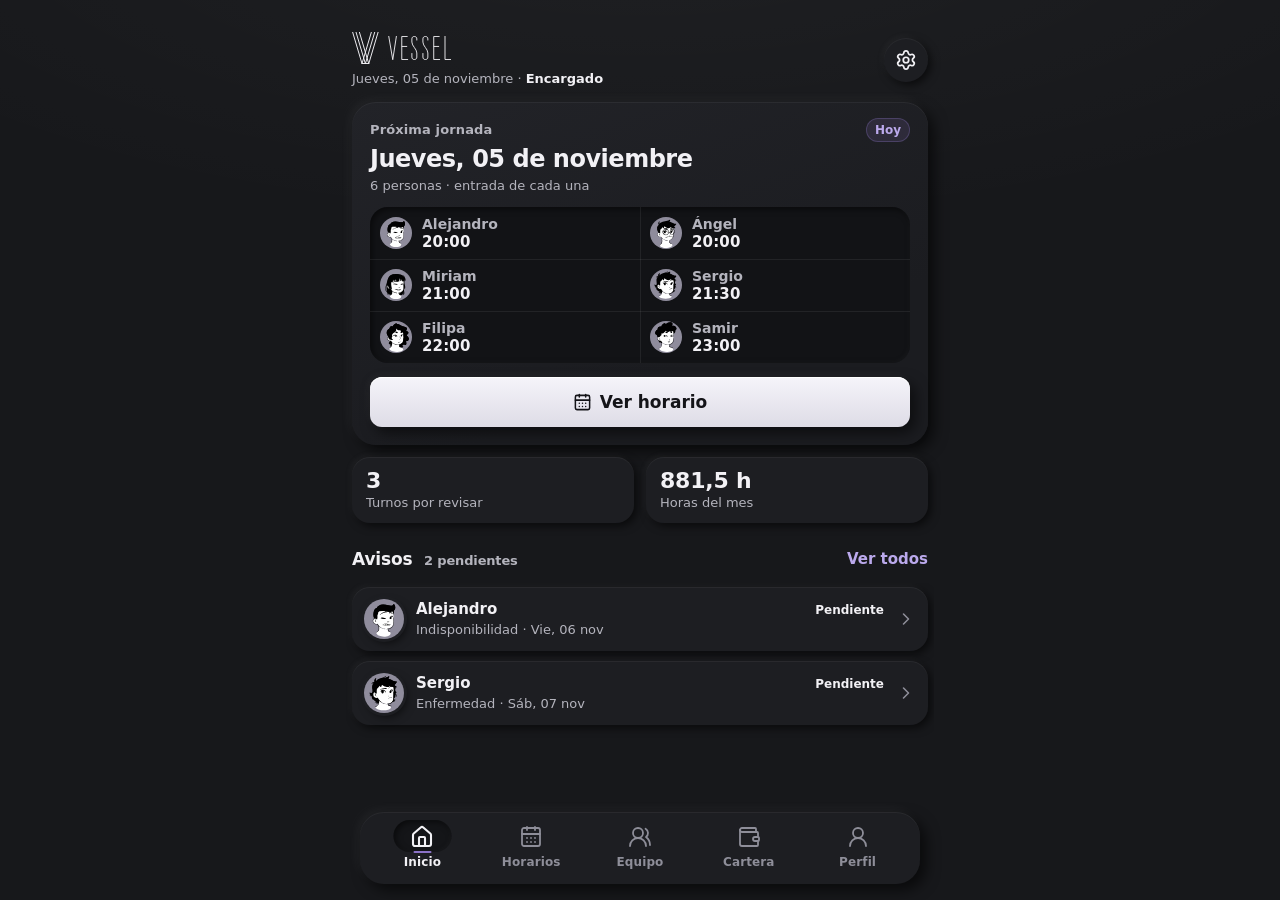
<file: index.html>
<!doctype html>
<html lang="es">
  <head>
    <meta charset="utf-8" />
    <meta name="viewport" content="width=device-width,initial-scale=1,viewport-fit=cover" />
    <meta name="theme-color" content="#17181b" />
    <meta
      name="description"
      content="VESSEL · Prototipo interactivo de horarios, equipo y remuneraciones previstas."
    />
    <title>VESSEL · Horarios y equipo</title>
    <link rel="icon" type="image/svg+xml" href="assets/brand/favicon.svg" />
    <!-- Intro de marca: se decide antes del primer pintado para que nunca parpadee al saltarla. -->
    <script>
      (function () {
        var seen = false;
        try { seen = sessionStorage.getItem("vessel-intro-seen") === "1"; } catch (e) {}
        if (/[?&]intro=0(&|$)/.test(location.search)) seen = true;
        if (/[?&]intro=(1|debug)(&|$)/.test(location.search)) seen = false;
        document.documentElement.classList.add(seen ? "no-intro" : "intro-active");
      })();
    </script>
    <style>
      /* Estilos críticos de la intro, en línea para que el logo se dibuje en el primer pintado. */
      .intro { display: none; }
      .intro-active .intro { position: fixed; inset: 0; z-index: 100; display: grid; place-items: center; }
      .intro-veil { position: absolute; inset: 0; background: #0e0f12; }
      .intro.is-opening .intro-veil {
        -webkit-mask: radial-gradient(circle var(--hr, 0px) at var(--hx, 50%) var(--hy, 50%), transparent calc(100% - 1.5px), #000 100%);
        mask: radial-gradient(circle var(--hr, 0px) at var(--hx, 50%) var(--hy, 50%), transparent calc(100% - 1.5px), #000 100%);
      }
      .intro-logo { position: relative; width: min(58vw, 15rem); aspect-ratio: 271 / 284.6; margin-top: -6vh; }
      .intro-logo svg { position: absolute; overflow: hidden; }
      .intro-logo g { fill: none; stroke: #fff; stroke-width: 3.9; stroke-miterlimit: 10; }
      .intro-emblem { left: 29.889%; top: 0; width: 39.483%; height: 44.975%; }
      .intro-word { left: 0; top: 51.757%; width: 100%; height: 35.893%; }
      .intro-club { left: 33.21%; top: 93.324%; width: 32.841%; height: 6.676%; }
      /* 1. las tres V se trazan como a pulso: baja un brazo, sube el otro */
      .intro-v { stroke-dasharray: 1; stroke-dashoffset: 1; animation: intro-draw 460ms cubic-bezier(0.33, 0, 0.2, 1) both; animation-delay: calc(40ms + var(--i, 0) * 50ms); }
      /* 2. el pie de la copa se asienta desde el centro */
      .intro-foot { transform-box: fill-box; transform-origin: center; transform: scaleX(0); animation: intro-grow 200ms cubic-bezier(0.215, 0.61, 0.355, 1) 470ms both; }
      /* 3. VESSEL sube letra a letra desde su línea base */
      .intro-word path { transform-box: fill-box; transform: translateY(104%); animation: intro-rise 360ms cubic-bezier(0.215, 0.61, 0.355, 1) both; animation-delay: calc(180ms + var(--i, 0) * 30ms); }
      /* 4. CLUB se descubre de izquierda a derecha, como luz a lo largo de un rótulo */
      .intro-club { clip-path: inset(-20% 100% -20% 0); animation: intro-wipe 320ms cubic-bezier(0.215, 0.61, 0.355, 1) 460ms both; }
      .intro-rim { position: absolute; inset: 0; width: 100%; height: 100%; pointer-events: none; overflow: visible; }
      .intro-rim circle { fill: none; stroke: #9a83d4; stroke-width: 1.5; opacity: 0; }
      .intro-active .home-head .brand { opacity: 0; }
      @keyframes intro-draw { to { stroke-dashoffset: 0; } }
      @keyframes intro-grow { to { transform: none; } }
      @keyframes intro-rise { to { transform: none; } }
      @keyframes intro-wipe { to { clip-path: inset(-20% 0 -20% 0); } }
      @media (prefers-reduced-motion: reduce) {
        .intro-active .intro * { animation: none !important; }
        .intro-v { stroke-dashoffset: 0; }
        .intro-foot, .intro-word path { transform: none; }
        .intro-club { clip-path: none; }
      }
    </style>
    <link rel="stylesheet" href="css/open-props.subset.css" />
    <link rel="stylesheet" href="css/vessel.css" />
  </head>
  <body>
    <!-- Intro de marca (una vez por sesión). Logo: assets/brand/vessel-logo.svg, en tres capas. -->
    <div class="intro" id="intro" aria-hidden="true">
      <div class="intro-veil"></div>
      <svg class="intro-rim" focusable="false"><circle cx="0" cy="0" r="0"/></svg>
      <div class="intro-logo" id="introLogo">
        <svg class="intro-emblem" viewBox="142 34 107 128" focusable="false"><g><path class="intro-v" pathLength="1" style="--i:0" d="M143.22 30L182 160.58L220.78 30"/><path class="intro-v" pathLength="1" style="--i:1" d="M156.72 30L195.5 160.58L234.28 30"/><path class="intro-v" pathLength="1" style="--i:2" d="M170.22 30L209 160.58L247.78 30"/><path class="intro-foot" d="M180.04 160.05H210.96"/></g></svg>
        <svg class="intro-word" viewBox="61 181.3 271 102.15" focusable="false"><g><path style="--i:0" d="M63.6 179.3L81.2 282.25L97.2 179.3"/><path style="--i:1" d="M144.55 183.25H119.6V281.5H146.45M119.6 225.75H142.55"/><path style="--i:2" d="M183.6 200.25V193.75C183.6 187.24 179.61 183.25 173.1 183.25C166.59 183.25 162.6 187.24 162.6 193.75V207.25C162.6 224.25 183.6 236.5 183.6 253.5V271C183.6 277.51 179.61 281.5 173.1 281.5C166.59 281.5 162.6 277.51 162.6 271V254"/><path style="--i:3" d="M230.6 200.25V193.75C230.6 187.24 226.61 183.25 220.1 183.25C213.59 183.25 209.6 187.24 209.6 193.75V207.25C209.6 224.25 230.6 236.5 230.6 253.5V271C230.6 277.51 226.61 281.5 220.1 281.5C213.59 281.5 209.6 277.51 209.6 271V254"/><path style="--i:4" d="M280.55 183.25H255.6V281.5H282.55M255.6 225.75H278.55"/><path style="--i:5" d="M303.6 181.3V281.5H331.55"/></g></svg>
        <svg class="intro-club" viewBox="151 299.6 89 19" focusable="false"><g><path d="M165.07 304.05A6.55 7.55 0 1 0 165.07 314.15"/><path d="M179.65 299.6V316.65H190.6"/><path d="M201.3 299.6V310.45A5.6 6.2 0 0 0 212.5 310.45V299.6"/><path d="M226.7 301.55H232.4A3.95 3.47 0 0 1 232.4 308.5H226.7M226.7 308.5H232.9A4.6 4.08 0 0 1 232.9 316.65H226.7M226.7 299.6V318.6"/></g></svg>
      </div>
    </div>
    <div class="app" id="app">
      <main class="viewport" id="viewport" tabindex="-1"><div id="screen"></div></main>
      <nav class="dock" id="nav" aria-label="Navegación principal"></nav>
      <div id="modal-root"></div>
      <div id="toast-root" role="status" aria-live="polite" aria-atomic="true"></div>
    </div>
    <script>
      "use strict";
      /* VESSEL — prototipo local. Los permisos demuestran la UX; no sustituyen un servidor. */
      const $ = (s) => document.querySelector(s),
        $$ = (s) => Array.from(document.querySelectorAll(s));
      const STORE = "vessel.iter04.v1",
        DEMO_DAY = "2026-11-05";
      /* Iconos Lucide (ISC) · https://lucide.dev — trazo, tamaño y alineación comunes. */
      const icons = {
        home: '<path d="M15 21v-8a1 1 0 0 0-1-1h-4a1 1 0 0 0-1 1v8"/><path d="M3 10a2 2 0 0 1 .709-1.528l7-6a2 2 0 0 1 2.582 0l7 6A2 2 0 0 1 21 10v9a2 2 0 0 1-2 2H5a2 2 0 0 1-2-2z"/>',
        schedule: '<path d="M8 2v3"/><path d="M16 2v3"/><rect x="3" y="3" width="18" height="18" rx="2"/><path d="M3 9h18"/><path d="M8 13h.01"/><path d="M12 13h.01"/><path d="M16 13h.01"/><path d="M8 17h.01"/><path d="M12 17h.01"/><path d="M16 17h.01"/>',
        team: '<path d="M18 21a8 8 0 0 0-16 0"/><circle cx="10" cy="8" r="5"/><path d="M22 20c0-3.37-2-6.5-4-8a5 5 0 0 0-.45-8.3"/>',
        wallet: '<path d="M19 7V4a1 1 0 0 0-1-1H5a2 2 0 0 0 0 4h15a1 1 0 0 1 1 1v4h-3a2 2 0 0 0 0 4h3a1 1 0 0 0 1-1v-2a1 1 0 0 0-1-1"/><path d="M3 5v14a2 2 0 0 0 2 2h15a1 1 0 0 0 1-1v-4"/>',
        user: '<circle cx="12" cy="8" r="5"/><path d="M20 21a8 8 0 0 0-16 0"/>',
        search: '<path d="m21 21-4.34-4.34"/><circle cx="11" cy="11" r="8"/>',
        chevron: '<path d="m9 18 6-6-6-6"/>',
        down: '<path d="m6 9 6 6 6-6"/>',
        left: '<path d="m15 18-6-6 6-6"/>',
        arrow: '<path d="m12 19-7-7 7-7"/><path d="M19 12H5"/>',
        plus: '<path d="M5 12h14"/><path d="M12 5v14"/>',
        close: '<path d="M18 6 6 18"/><path d="m6 6 12 12"/>',
        trash: '<path d="M10 11v6"/><path d="M14 11v6"/><path d="M19 6v14a2 2 0 0 1-2 2H7a2 2 0 0 1-2-2V6"/><path d="M3 6h18"/><path d="M8 6V4a2 2 0 0 1 2-2h4a2 2 0 0 1 2 2v2"/>',
        calendar: '<path d="M8 2v3"/><path d="M16 2v3"/><rect x="3" y="3" width="18" height="18" rx="2"/><path d="M3 9h18"/>',
        check: '<path d="M20 6 9 17l-5-5"/>',
        settings: '<path d="M9.671 4.136a2.34 2.34 0 0 1 4.659 0 2.34 2.34 0 0 0 3.319 1.915 2.34 2.34 0 0 1 2.33 4.033 2.34 2.34 0 0 0 0 3.831 2.34 2.34 0 0 1-2.33 4.033 2.34 2.34 0 0 0-3.319 1.915 2.34 2.34 0 0 1-4.659 0 2.34 2.34 0 0 0-3.32-1.915 2.34 2.34 0 0 1-2.33-4.033 2.34 2.34 0 0 0 0-3.831A2.34 2.34 0 0 1 6.35 6.051a2.34 2.34 0 0 0 3.319-1.915"/><circle cx="12" cy="12" r="3"/>',
        lock: '<rect width="18" height="11" x="3" y="11" rx="2" ry="2"/><path d="M7 11V7a5 5 0 0 1 10 0v4"/>',
        edit: '<path d="M21.174 6.812a1 1 0 0 0-3.986-3.987L3.842 16.174a2 2 0 0 0-.5.83l-1.321 4.352a.5.5 0 0 0 .623.622l4.353-1.32a2 2 0 0 0 .83-.497z"/><path d="m15 5 4 4"/>',
        notice: '<path d="M10.268 21a2 2 0 0 0 3.464 0"/><path d="M3.262 15.326A1 1 0 0 0 4 17h16a1 1 0 0 0 .74-1.673C19.41 13.956 18 12.499 18 8A6 6 0 0 0 6 8c0 4.499-1.411 5.956-2.738 7.326"/>',
        copy: '<rect width="14" height="14" x="8" y="8" rx="2" ry="2"/><path d="M4 16c-1.1 0-2-.9-2-2V4c0-1.1.9-2 2-2h10c1.1 0 2 .9 2 2"/>',
        history: '<path d="M3 12a9 9 0 1 0 9-9 9.75 9.75 0 0 0-6.74 2.74L3 8"/><path d="M3 3v5h5"/><path d="M12 7v5l4 2"/>',
        download: '<path d="M12 15V3"/><path d="M21 15v4a2 2 0 0 1-2 2H5a2 2 0 0 1-2-2v-4"/><path d="m7 10 5 5 5-5"/>',
        alert: '<path d="m21.73 18-8-14a2 2 0 0 0-3.48 0l-8 14A2 2 0 0 0 4 21h16a2 2 0 0 0 1.73-3"/><path d="M12 9v4"/><path d="M12 17h.01"/>',
        clock: '<circle cx="12" cy="12" r="10"/><path d="M12 6v6l4 2"/>',
        moon: '<path d="M20.985 12.486a9 9 0 1 1-9.473-9.472c.405-.022.617.46.402.803a6 6 0 0 0 8.268 8.268c.344-.215.825-.004.803.401"/>',
        sun: '<circle cx="12" cy="12" r="4"/><path d="M12 3v1"/><path d="M12 20v1"/><path d="M3 12h1"/><path d="M20 12h1"/><path d="m18.364 5.636-.707.707"/><path d="m6.343 17.657-.707.707"/><path d="m5.636 5.636.707.707"/><path d="m17.657 17.657.707.707"/>',
        userPlus: '<path d="M16 21v-2a4 4 0 0 0-4-4H6a4 4 0 0 0-4 4v2"/><circle cx="9" cy="7" r="4"/><line x1="19" x2="19" y1="8" y2="14"/><line x1="22" x2="16" y1="11" y2="11"/>',
        send: '<path d="M14.536 21.686a.5.5 0 0 0 .937-.024l6.5-19a.496.496 0 0 0-.635-.635l-19 6.5a.5.5 0 0 0-.024.937l7.93 3.18a2 2 0 0 1 1.112 1.11z"/><path d="m21.854 2.147-10.94 10.939"/>',
      };
      /* Versión del modelo local. La v1 (iteración 04) se migra sin perder datos. */
      const DB_VERSION = 2;
      const ROLE_LABEL = { admin: "Encargado", partial: "Administrador parcial", worker: "Trabajador" };
      /* Movimiento: las esperas en JS se omiten si el sistema pide reducir animaciones. */
      const motionOK = () => !matchMedia("(prefers-reduced-motion: reduce)").matches;
      const later = (ms, fn) => (motionOK() ? setTimeout(fn, ms) : fn());
      function icon(k, cls = "") {
        return `<svg class="icon ${cls}" viewBox="0 0 24 24" aria-hidden="true" focusable="false">${icons[k] || icons.user}</svg>`;
      }
      function esc(x) {
        return String(x ?? "").replace(
          /[&<>"']/g,
          (c) => ({ "&": "&amp;", "<": "&lt;", ">": "&gt;", '"': "&quot;", "'": "&#39;" })[c],
        );
      }
      function fmt(n) {
        return new Intl.NumberFormat("es-ES", { maximumFractionDigits: 2, useGrouping: "always" }).format(n);
      }
      function euro(n) {
        return new Intl.NumberFormat("es-ES", {
          style: "currency",
          currency: "EUR",
          useGrouping: "always",
          maximumFractionDigits: Number.isInteger(n) ? 0 : 2,
        }).format(n);
      }
      function dateObj(s) {
        return new Date(s + "T12:00:00");
      }
      function iso(d) {
        return `${d.getFullYear()}-${String(d.getMonth() + 1).padStart(2, "0")}-${String(d.getDate()).padStart(2, "0")}`;
      }
      function addDay(s, n) {
        const d = dateObj(s);
        d.setDate(d.getDate() + n);
        return iso(d);
      }
      function cap(s) {
        return s[0].toUpperCase() + s.slice(1);
      }
      function dayLabel(s, long = false) {
        return cap(
          new Intl.DateTimeFormat("es-ES", {
            weekday: long ? "long" : "short",
            day: "2-digit",
            month: long ? "long" : "short",
          })
            .format(dateObj(s))
            .replaceAll(".", ""),
        );
      }
      function monthLabel(s) {
        return cap(new Intl.DateTimeFormat("es-ES", { month: "long", year: "numeric" }).format(dateObj(s)));
      }
      function mins(t) {
        const [h, m] = t.split(":").map(Number);
        return h * 60 + m;
      }
      function timestamps(date, start, end) {
        const a = new Date(date + "T" + start + ":00");
        const b = new Date(date + "T" + end + ":00");
        if (mins(end) < mins(start)) b.setDate(b.getDate() + 1);
        return { startAt: a.toISOString(), endAt: b.toISOString() };
      }
      function makeShift(date, id, start, end, rate) {
        return {
          id: uid(),
          employeeId: id,
          date,
          start,
          end,
          rate,
          status: "previsto",
          ...timestamps(date, start, end),
        };
      }
      function uid() {
        return globalThis.crypto?.randomUUID?.() || "v" + Date.now().toString(36) + Math.random().toString(36).slice(2);
      }
      function duration(s) {
        return (new Date(s.endAt) - new Date(s.startAt)) / 3600000;
      }
      function splitHours(s) {
        let night = 0,
          minute = mins(s.start),
          total = Math.round(duration(s) * 60);
        const cutoff = mins(db.settings.nightStart),
          end = mins(db.settings.nightEnd);
        for (let i = 0; i < total; i++) {
          const t = (minute + i) % 1440;
          if (cutoff > end ? t >= cutoff || t < end : t >= cutoff && t < end) night++;
        }
        return { total: total / 60, night: night / 60, afternoon: (total - night) / 60 };
      }
      function seed() {
        const people = [
          ["angel", "Ángel", "Barra", 10, [1, 1, 1], 95, "Administrador parcial"],
          ["miriam", "Miriam", "Barra", 11, [1, 1, 0], 100, "Trabajador"],
          ["filipa", "Filipa", "Barra", 10, [1, 1, 1], 100, "Trabajador"],
          ["samir", "Samir", "DJ", 15, [0, 1, 1], 60, "Trabajador"],
          ["alejandro", "Alejandro", "Staff", 10, [1, 1, 1], 54.5, "Trabajador"],
          ["sergio", "Sergio", "Staff", 10, [1, 1, 1], 80, "Trabajador"],
          ["lucia", "Lucía", "Barra", 10, [0, 1, 1], 72, "Trabajador"],
          ["elena", "Elena", "Accesos", 10, [null, 1, 1], 48, "Trabajador"],
          ["david", "David", "Seguridad", 12, [1, 1, 1], 56, "Trabajador"],
          ["nora", "Nora", "Guardarropa", 10, [0, 1, 1], 64, "Trabajador"],
          ["pablo", "Pablo", "Seguridad", 12, [1, 1, 1], 88, "Trabajador"],
          ["ines", "Inés", "Barra", 11, [1, 1, 1], 64, "Trabajador"],
        ];
        const employees = people.map(([id, name, job, rate, availability, target, role]) => ({
          id,
          name,
          job,
          rate,
          availability,
          role,
          active: true,
          photo: null,
          exceptions: id === "angel" ? ["2026-11-13"] : [],
          target,
        }));
        const shifts = [];
        const first = [
          ["angel", "20:00"],
          ["miriam", "21:00"],
          ["filipa", "22:00"],
          ["samir", "23:00"],
          ["alejandro", "20:00"],
          ["sergio", "21:30"],
        ];
        first.forEach(([id, start]) =>
          shifts.push(makeShift(DEMO_DAY, id, start, "04:00", employees.find((p) => p.id === id).rate)),
        );
        const dates = [
          "2026-11-06",
          "2026-11-07",
          "2026-11-12",
          "2026-11-13",
          "2026-11-14",
          "2026-11-19",
          "2026-11-20",
          "2026-11-21",
          "2026-11-26",
          "2026-11-27",
          "2026-11-28",
        ];
        employees.forEach((p) => {
          let remaining = p.target - shifts.filter((s) => s.employeeId === p.id).reduce((a, s) => a + duration(s), 0);
          const candidates = dates.filter((d) => {
            const j = [4, 5, 6].indexOf(dateObj(d).getDay());
            return p.availability[j] !== 0 && !p.exceptions.includes(d);
          });
          const each = Math.floor((remaining / candidates.length) * 2) / 2;
          candidates.forEach((d, i) => {
            let h = i === candidates.length - 1 ? remaining : each;
            if (h <= 0) return;
            h = Math.min(h, 15);
            const start = "20:00";
            const endMinutes = (1200 + Math.round(h * 60)) % 1440;
            const end = `${String(Math.floor(endMinutes / 60)).padStart(2, "0")}:${String(endMinutes % 60).padStart(2, "0")}`;
            shifts.push(makeShift(d, p.id, start, end, p.rate));
            remaining -= h;
          });
        });
        return {
          version: DB_VERSION,
          employees,
          shifts,
          history: [],
          settings: { nightStart: "22:00", nightEnd: "06:00" },
          notices: [
            {
              id: "notice-1",
              employeeId: "alejandro",
              date: "2026-11-06",
              reason: "Indisponibilidad",
              message: "No puedo trabajar el viernes porque tengo un examen.",
              status: "Pendiente",
              sentAt: new Date(Date.now() - 3600000).toISOString(),
            },
            {
              id: "notice-2",
              employeeId: "sergio",
              date: "2026-11-07",
              reason: "Enfermedad",
              message: "Estoy malo y no podré acudir el sábado. Os aviso en cuanto sepa cómo evoluciono.",
              status: "Pendiente",
              sentAt: new Date(Date.now() - 7200000).toISOString(),
            },
          ],
        };
      }
      /* Acepta datos guardados por la iteración 04 (v1) y los completa sin alterar turnos, tarifas ni avisos. */
      function migrate(d) {
        if (!d || !Array.isArray(d.shifts) || !Array.isArray(d.employees)) throw Error("Invalid demo");
        if (d.version === 1) d.version = 2;
        if (d.version !== DB_VERSION) throw Error("Unknown version");
        if (!Array.isArray(d.history)) d.history = [];
        if (!Array.isArray(d.notices)) d.notices = [];
        if (!d.settings) d.settings = { nightStart: "22:00", nightEnd: "06:00" };
        d.employees.forEach((p) => {
          if (!Array.isArray(p.exceptions)) p.exceptions = [];
        });
        return d;
      }
      let storageAvailable = true,
        db;
      try {
        const saved = localStorage.getItem(STORE);
        db = saved ? migrate(JSON.parse(saved)) : seed();
      } catch {
        db = seed();
      }
      let teamPage = 0,
        walletPage = 0;
      let view = "home",
        selectedDate = DEMO_DAY,
        sessionRole = "admin",
        selectedEmployee = null,
        teamEdit = false,
        draft = null,
        teamQuery = "",
        walletQuery = "",
        period = { from: "2026-11-01", to: "2026-11-30", label: "Noviembre 2026" },
        modal = null,
        modalOpener = null,
        toastTimer = null,
        lastUndo = null,
        showResolved = false;
      /* Estado solo visual: qué animar en el siguiente render. */
      let lastView = null,
        lastDate = null,
        enterIds = new Set(),
        walletFrom = null,
        tickMemory = new Map(),
        skipEnter = false,
        teamScroll = 0;
      const screen = $("#screen"),
        viewport = $("#viewport"),
        modalRoot = $("#modal-root");
      function employee(id) {
        return db.employees.find((p) => p.id === id);
      }
      function current() {
        return employee("alejandro");
      }
      function canEdit() {
        return sessionRole === "admin" || sessionRole === "partial";
      }
      function canMoney() {
        return sessionRole === "admin";
      }
      function isAdmin() {
        return sessionRole === "admin";
      }
      /* Avatares DiceBear «Lorelei» (CC0), generados en local con tools/generate-avatars.mjs.
         Cada identificador estable tiene siempre la misma ilustración; una foto subida tiene prioridad. */
      const AVATAR_IDS = ["angel", "miriam", "filipa", "samir", "alejandro", "sergio", "lucia", "elena", "david", "nora", "pablo", "ines"],
        AVATAR_POOL = 12;
      function avatarSrc(p) {
        if (p.photo) return p.photo;
        if (AVATAR_IDS.includes(p.id)) return `assets/avatars/${p.id}.svg`;
        let h = 0;
        for (const c of String(p.id)) h = (h * 31 + c.charCodeAt(0)) >>> 0;
        return `assets/avatars/pool-${String((h % AVATAR_POOL) + 1).padStart(2, "0")}.svg`;
      }
      function avatar(p, cls = "") {
        return `<img class="avatar ${cls}" src="${esc(avatarSrc(p))}" alt="" width="48" height="48" decoding="async">`;
      }
      function listPeriod() {
        return db.shifts.filter((s) => s.date >= period.from && s.date <= period.to);
      }
      function stats(id, rows = listPeriod()) {
        const mine = id ? rows.filter((s) => s.employeeId === id) : rows;
        return mine.reduce(
          (a, s) => {
            const h = splitHours(s);
            a.total += h.total;
            a.night += h.night;
            a.afternoon += h.afternoon;
            if (s.rate == null) a.missing++;
            else a.money += h.total * s.rate;
            return a;
          },
          { total: 0, night: 0, afternoon: 0, money: 0, missing: 0 },
        );
      }
      function monthStats(id) {
        return stats(
          id,
          db.shifts.filter((s) => s.date.startsWith("2026-11")),
        );
      }
      function save(next) {
        try {
          localStorage.setItem(STORE, JSON.stringify(next));
          db = next;
          storageAvailable = true;
          return true;
        } catch {
          storageAvailable = false;
          showToast("No se ha podido guardar. Libera espacio y vuelve a intentarlo.");
          return false;
        }
      }
      function commit(change) {
        const next = structuredClone(db);
        change(next);
        return save(next);
      }
      function showToast(message, action) {
        clearTimeout(toastTimer);
        $("#toast-root").innerHTML =
          `<div class="toast"><span>${esc(message)}</span>${action ? '<button data-action="undo">Deshacer</button>' : ""}</div>`;
        lastUndo = action || null;
        toastTimer = setTimeout(
          () => {
            hideToast();
            lastUndo = null;
          },
          action ? 8500 : 4500,
        );
      }
      function hideToast() {
        const t = $("#toast-root .toast");
        if (!t) return;
        t.classList.add("leaving");
        later(160, () => t.isConnected && t.remove());
      }
      /* Errores de validación junto al campo afectado, en lugar de un aviso flotante. */
      function fieldError(id, message, focusEl) {
        const el = document.getElementById(id);
        if (!el) return showToast(message);
        el.textContent = message;
        el.classList.toggle("visible", !!message);
        if (message && focusEl) focusEl.focus();
      }
      function requireManager() {
        if (canEdit()) return true;
        showToast("Esta acción requiere permisos de gestión.");
        return false;
      }
      function requireAdmin() {
        if (isAdmin()) return true;
        showToast("Esta acción requiere permisos de administrador.");
        return false;
      }
      function available(p, d) {
        if (p.exceptions.includes(d)) return false;
        const j = [4, 5, 6].indexOf(dateObj(d).getDay());
        if (j < 0) return null;
        return p.availability[j];
      }
      function conflict(p, d) {
        if (p.exceptions.includes(d)) return "Tiene una excepción de disponibilidad para esta fecha.";
        if (
          db.notices.some(
            (n) =>
              n.employeeId === p.id &&
              n.date === d &&
              n.status !== "Resuelto" &&
              ["Indisponibilidad", "Enfermedad", "Cambio de disponibilidad"].includes(n.reason),
          )
        )
          return "Ha enviado un aviso que afecta a esta jornada.";
        if (available(p, d) === 0) return "No tiene disponibilidad habitual para este día.";
        return "";
      }
      /* Versión breve del conflicto, para listas estrechas. */
      function conflictShort(p, d) {
        const c = conflict(p, d);
        if (!c) return "";
        if (c.startsWith("Tiene una excepción")) return "Excepción ese día";
        if (c.startsWith("Ha enviado")) return "Aviso abierto ese día";
        return `No disponible los ${["domingos", "lunes", "martes", "miércoles", "jueves", "viernes", "sábados"][dateObj(d).getDay()]}`;
      }
      /* Turnos programados desde la fecha de la demo que chocan con avisos o disponibilidad. */
      function upcomingConflicts() {
        return db.shifts
          .filter((s) => s.date >= DEMO_DAY)
          .map((s) => ({ s, p: employee(s.employeeId) }))
          .filter(({ s, p }) => p && conflict(p, s.date))
          .sort((a, b) => a.s.date.localeCompare(b.s.date) || a.s.start.localeCompare(b.s.start));
      }
      function nextShifts(id, limit = 3) {
        return db.shifts
          .filter((s) => s.employeeId === id && s.date >= DEMO_DAY)
          .sort((a, b) => a.date.localeCompare(b.date) || a.start.localeCompare(b.start))
          .slice(0, limit);
      }
      function overnight(s) {
        return mins(s.end) < mins(s.start);
      }
      function timeRange(s) {
        return `${s.start}–${s.end}${overnight(s) ? '<span class="next-day" title="Sale al día siguiente">+1</span>' : ""}`;
      }
      /* "jue 05": para usar dentro de una frase ("Copiar del jue 29") o en listados compactos. */
      function shortDay(d) {
        return dayLabel(d).replace(/,? \p{L}+$/u, "").replace(",", "").toLowerCase();
      }
      function ago(isoTime) {
        const m = Math.round((Date.now() - new Date(isoTime)) / 60000);
        if (m < 1) return "ahora mismo";
        if (m < 60) return `hace ${m} min`;
        if (m < 1440) return `hace ${Math.round(m / 60)} h`;
        return `el ${new Intl.DateTimeFormat("es-ES", { day: "2-digit", month: "short" }).format(new Date(isoTime)).replace(".", "")}`;
      }
      /* Diferencias entre la jornada guardada y el borrador: alimentan el historial y el contador de cambios. */
      function diffDay(before, after) {
        const changes = [],
          a = new Map(after.map((s) => [s.employeeId, s])),
          b = new Map(before.map((s) => [s.employeeId, s]));
        a.forEach((s, id) => {
          const o = b.get(id);
          if (!o) changes.push({ kind: "add", employeeId: id, after: `${s.start}–${s.end}` });
          else if (o.start !== s.start || o.end !== s.end)
            changes.push({ kind: "edit", employeeId: id, before: `${o.start}–${o.end}`, after: `${s.start}–${s.end}` });
        });
        b.forEach((s, id) => {
          if (!a.has(id)) changes.push({ kind: "remove", employeeId: id, before: `${s.start}–${s.end}` });
        });
        return changes;
      }
      function savedDay(d = selectedDate) {
        return db.shifts.filter((s) => s.date === d);
      }
      function nav() {
        const tabs = [
          ["home", "Inicio", "home"],
          ["schedule", "Horarios", "schedule"],
          ["team", "Equipo", "team"],
          ["wallet", "Cartera", "wallet"],
          ["profile", "Perfil", "user"],
        ];
        /* La barra se crea una vez y después solo cambia de estado: así el indicador puede deslizarse. */
        const bar = $("#nav");
        if (!bar.dataset.ready) {
          bar.innerHTML =
            tabs
              .map(
                ([id, label, ico]) =>
                  `<button class="nav-item" data-action="nav" data-view="${id}">${icon(ico)}<span>${label}</span></button>`,
              )
              .join("") + '<span class="nav-indicator" aria-hidden="true"></span>';
          bar.dataset.ready = "1";
        }
        const activeId = view === "detail" ? "team" : view;
        tabs.forEach(([id, label]) => {
          const b = bar.querySelector(`[data-view="${id}"]`),
            on = id === activeId,
            locked = id === "wallet" && !canMoney();
          b.classList.toggle("active", on);
          b.classList.toggle("locked", locked);
          if (on) b.setAttribute("aria-current", "page");
          else b.removeAttribute("aria-current");
          b.setAttribute("aria-label", label + (locked ? ", acceso restringido" : ""));
        });
        placeIndicator();
      }
      function placeIndicator(animate = true) {
        const bar = $("#nav"),
          b = bar.querySelector(".nav-item.active"),
          ind = bar.querySelector(".nav-indicator");
        if (!b || !ind) return;
        if (!animate || !ind.dataset.placed) ind.style.transition = "none";
        ind.style.transform = `translateX(${b.offsetLeft + (b.offsetWidth - ind.offsetWidth) / 2}px)`;
        ind.dataset.placed = "1";
        if (ind.style.transition) requestAnimationFrame(() => requestAnimationFrame(() => (ind.style.transition = "")));
      }
      function render(keepScroll = false) {
        const y = viewport.scrollTop;
        nav();
        const renderers = {
          home: homeView,
          schedule: scheduleView,
          team: teamView,
          detail: detailView,
          wallet: walletView,
          profile: profileView,
        };
        screen.innerHTML = `<section class="page page-${view}" aria-label="${{ home: "Inicio", schedule: "Horarios", team: "Equipo", detail: "Ficha del trabajador", wallet: "Cartera", profile: "Perfil personal" }[view]}">${renderers[view]()}</section>`;
        viewport.scrollTop = keepScroll ? y : 0;
        if (view === "home") fitHome();
        else viewport.classList.remove("is-fixed");
        /* Transiciones breves: cambio de sección, cambio de día y elementos recién añadidos. */
        if (lastView !== null && view !== lastView && !skipEnter) screen.firstElementChild.classList.add("page-enter");
        else if (view === "schedule" && lastDate && selectedDate !== lastDate)
          $(".day-body")?.classList.add(selectedDate > lastDate ? "day-next" : "day-prev");
        enterIds.forEach((id) => $(`[data-shift="${id}"]`)?.classList.add("item-enter"));
        enterIds.clear();
        tickNumbers();
        if (view === "wallet" && walletFrom !== null) countUp($("#wallet-total"), walletFrom, stats().money);
        else if (view === "wallet" && lastView !== "wallet") firstWalletCount();
        walletFrom = null;
        lastView = view;
        lastDate = selectedDate;
      }
      /* Cifras con «tic»: si un contador cambia respecto a la última vez que se mostró en el mismo
         contexto (data-tick), entra deslizándose hacia arriba si sube y hacia abajo si baja. */
      function tickNumbers() {
        const num = (s) => parseFloat(s.replace(/\./g, "").replace(",", "."));
        $$("[data-tick]").forEach((el) => {
          const key = el.dataset.tick,
            value = el.textContent,
            prev = tickMemory.get(key);
          tickMemory.set(key, value);
          if (prev === undefined || prev === value || !motionOK()) return;
          el.classList.add(num(value) > num(prev) ? "tick-up" : "tick-down");
        });
      }
      /* La primera vez que se entra en Cartera en cada sesión, el total sube desde 0 en un segundo. */
      function firstWalletCount() {
        const el = $("#wallet-total");
        if (!el || !motionOK()) return;
        try {
          if (sessionStorage.getItem("vessel-wallet-counted") === "1") return;
          sessionStorage.setItem("vessel-wallet-counted", "1");
        } catch (e) {}
        countUp(el, 0, stats().money, 1000);
      }
      /* Las cifras suben al cambiar de periodo y al entrar por primera vez; el valor final siempre es el exacto. */
      function countUp(el, from, to, dur = 320) {
        if (!el || from === to || !motionOK()) return;
        const t0 = performance.now();
        el.textContent = euro(from);
        const step = (t) => {
          const k = Math.min(1, Math.max(0, (t - t0) / dur)),
            e = 1 - Math.pow(1 - k, 3);
          el.textContent = euro(k < 1 ? Math.round(from + (to - from) * e) : to);
          if (k < 1 && el.isConnected) requestAnimationFrame(step);
        };
        requestAnimationFrame(step);
      }
      function go(next) {
        /* Pulsar Horarios mientras se edita esa misma jornada no debe ofrecer descartar el borrador. */
        if (draft && next === "schedule" && view === "schedule") return;
        if (draft) {
          openModal("discard", { target: next });
          return;
        }
        view = next;
        selectedEmployee = null;
        teamEdit = false;
        teamQuery = "";
        walletQuery = "";
        render();
      }
      function upcoming() {
        const rows = db.shifts.filter(
          (s) => s.date >= DEMO_DAY && (sessionRole !== "worker" || s.employeeId === "alejandro"),
        );
        return rows.length ? rows.map((s) => s.date).sort()[0] : null;
      }
      /* Avisos visibles para el rol, ordenados por estado y fecha de envío. */
      function sortedNotices() {
        const rank = { Pendiente: 0, Revisado: 1, Resuelto: 2 };
        return db.notices
          .filter((n) => sessionRole !== "worker" || n.employeeId === "alejandro")
          .sort((a, b) => rank[a.status] - rank[b.status] || b.sentAt.localeCompare(a.sentAt));
      }
      function noticeCard(n) {
        const p = employee(n.employeeId);
        return `<button class="notice-card ${n.status === "Resuelto" ? "is-resolved" : ""}" data-action="notice" data-id="${n.id}">${avatar(p)}<span class="person-text"><span class="person-name">${esc(p.name)}</span><span class="notice-message">${esc(n.message)}</span><span class="notice-meta">${noticeStatus(n)}<span>${esc(n.reason)} · ${dayLabel(n.date)}</span></span></span>${icon("chevron", "chev")}</button>`;
      }
      /* Logo VESSEL (assets/brand/vessel-logo.svg): emblema y palabra, mismas medidas que la intro. */
      const BRAND_EMBLEM = `<svg class="brand-emblem" viewBox="142 34 107 128" aria-hidden="true" focusable="false"><g><path d="M143.22 30L182 160.58L220.78 30"/><path d="M156.72 30L195.5 160.58L234.28 30"/><path d="M170.22 30L209 160.58L247.78 30"/><path d="M180.04 160.05H210.96"/></g></svg>`,
        BRAND_WORD = `<svg class="brand-word" viewBox="61 181.3 271 102.15" aria-hidden="true" focusable="false"><g><path d="M63.6 179.3L81.2 282.25L97.2 179.3"/><path d="M144.55 183.25H119.6V281.5H146.45M119.6 225.75H142.55"/><path d="M183.6 200.25V193.75C183.6 187.24 179.61 183.25 173.1 183.25C166.59 183.25 162.6 187.24 162.6 193.75V207.25C162.6 224.25 183.6 236.5 183.6 253.5V271C183.6 277.51 179.61 281.5 173.1 281.5C166.59 281.5 162.6 277.51 162.6 271V254"/><path d="M230.6 200.25V193.75C230.6 187.24 226.61 183.25 220.1 183.25C213.59 183.25 209.6 187.24 209.6 193.75V207.25C209.6 224.25 230.6 236.5 230.6 253.5V271C230.6 277.51 226.61 281.5 220.1 281.5C213.59 281.5 209.6 277.51 209.6 271V254"/><path d="M280.55 183.25H255.6V281.5H282.55M255.6 225.75H278.55"/><path d="M303.6 181.3V281.5H331.55"/></g></svg>`;
      /* Inicio cabe en una pantalla: el encargado ve quién entra y a qué hora; el trabajador, su turno. */
      function homeView() {
        const worker = sessionRole === "worker",
          next = upcoming(),
          rows = next ? db.shifts.filter((s) => s.date === next && (!worker || s.employeeId === "alejandro")) : [],
          total = monthStats(worker ? "alejandro" : null),
          count = new Set(rows.map((s) => s.employeeId)).size,
          first = rows.map((s) => s.start).sort()[0],
          last = rows.slice().sort((a, b) => b.endAt.localeCompare(a.endAt))[0],
          endsNextDay = last && iso(new Date(last.endAt)) !== next,
          dayHours = rows.reduce((a, s) => a + duration(s), 0),
          conflicts = canEdit() ? upcomingConflicts() : [],
          open = sortedNotices().filter((n) => n.status !== "Resuelto"),
          pending = open.filter((n) => n.status === "Pendiente").length;
        const ordered = rows
            .slice()
            .sort((a, b) => a.startAt.localeCompare(b.startAt) || employee(a.employeeId).name.localeCompare(employee(b.employeeId).name)),
          shown = ordered.length > 6 ? ordered.slice(0, 5) : ordered,
          roster =
            shown
              .map((s) => {
                const p = employee(s.employeeId);
                return `<li>${avatar(p, "xs")}<span class="roster-text"><span class="roster-name">${esc(p.name)}</span><span class="roster-time">${s.start}</span></span></li>`;
              })
              .join("") + (ordered.length > 6 ? `<li class="roster-rest">y ${ordered.length - 5} más</li>` : "");
        const hero = next
          ? `<section class="hero" aria-labelledby="hero-title"><div class="hero-top"><p class="eyebrow">${worker ? "Tu próximo turno" : "Próxima jornada"}</p>${next === DEMO_DAY ? '<span class="tag tag-accent">Hoy</span>' : ""}</div><h2 class="hero-date" id="hero-title">${dayLabel(next, true)}</h2>${
              worker
                ? `<p class="hero-time">${first}–${last.end}${endsNextDay ? '<span class="next-day" title="Termina al día siguiente">+1</span>' : ""}</p><p class="hero-sub">${fmt(dayHours)} h previstas</p>`
                : `<p class="hero-sub">${count} ${count === 1 ? "persona" : "personas"} · entrada de cada una</p><ul class="roster" aria-label="Equipo y hora de entrada">${roster}</ul>`
            }<button class="primary block" data-action="upcoming">${icon("schedule")} ${worker ? "Ver mi horario" : "Ver horario"}</button></section>`
          : `<section class="hero"><p class="eyebrow">${worker ? "Tus turnos" : "Próxima jornada"}</p><h2 class="hero-date">Sin jornadas programadas</h2><p class="hero-sub">${canEdit() ? "Planifica una fecha desde Horarios." : "Cuando te asignen un turno aparecerá aquí."}</p><button class="primary block" data-action="nav" data-view="schedule">${icon("schedule")} Ir a Horarios</button></section>`;
        const hoursTile = `<button class="tile" data-action="nav" data-view="${canMoney() ? "wallet" : "profile"}"><strong class="tile-value">${fmt(total.total)} h</strong><span class="tile-label">${worker ? "Tus horas del mes" : "Horas del mes"}</span></button>`,
          conflictTile = conflicts.length
            ? `<button class="tile" data-action="conflicts"><strong class="tile-value" data-tick="conflicts-${sessionRole}">${conflicts.length}</strong><span class="tile-label">${conflicts.length === 1 ? "Turno por revisar" : "Turnos por revisar"}</span></button>`
            : "";
        return `<header class="home-head"><div><p class="brand" role="img" aria-label="VESSEL">${BRAND_EMBLEM}${BRAND_WORD}</p><p class="home-date">${dayLabel(DEMO_DAY, true)} · <span>${esc(sessionRole === "worker" ? "Alejandro" : ROLE_LABEL[sessionRole])}</span></p></div><button class="icon-button home-options" data-action="session" aria-label="Opciones del prototipo">${icon("settings")}</button></header>
        ${hero}
        <div class="tiles ${conflictTile ? "" : "single"}">${conflictTile}${hoursTile}</div>
        <section class="home-notices" aria-labelledby="notices-title"><div class="section-heading"><h2 id="notices-title">Avisos${pending ? ` <span class="heading-count">${pending} ${pending === 1 ? "pendiente" : "pendientes"}</span>` : ""}</h2><button class="text-button" data-action="all-notices" id="all-notices">Ver todos</button></div>
        <div class="notice-rows" id="notice-rows">${
          open.length
            ? open
                .map((n) => {
                  const p = employee(n.employeeId);
                  return `<button class="notice-row" data-action="notice" data-id="${n.id}">${avatar(p, "sm")}<span class="person-text"><span class="notice-row-top"><span class="person-name">${esc(p.name)}</span>${noticeStatus(n)}</span><span class="person-sub">${esc(n.reason)} · ${dayLabel(n.date)}</span></span>${icon("chevron", "chev")}</button>`;
                })
                .join("")
            : `<p class="empty-line">${icon("check")} No hay avisos abiertos.</p>`
        }</div></section>`;
      }
      /* Muestra solo los avisos que caben; el resto queda a un toque en «Ver todos».
         Si ni siquiera cabe lo esencial (pantallas muy bajas), se permite desplazar. */
      function fitHome() {
        const list = $("#notice-rows");
        viewport.classList.add("is-fixed");
        if (!list) return;
        const rows = Array.from(list.querySelectorAll(".notice-row"));
        rows.forEach((r) => (r.hidden = false));
        const limit = list.getBoundingClientRect().bottom;
        let hidden = 0;
        rows.forEach((r) => {
          if (r.getBoundingClientRect().bottom > limit + 0.5) {
            r.hidden = true;
            hidden++;
          }
        });
        const all = $("#all-notices"),
          total = sortedNotices().length,
          page = screen.firstElementChild;
        if (page.scrollHeight > page.clientHeight + 1) {
          rows.forEach((r) => (r.hidden = false));
          viewport.classList.remove("is-fixed");
          hidden = 0;
        }
        if (all) all.textContent = hidden ? `Ver todos (${total})` : "Ver todos";
      }
      function scheduleRows() {
        return (draft || db.shifts.filter((s) => s.date === selectedDate)).filter(
          (s) => sessionRole !== "worker" || s.employeeId === "alejandro",
        );
      }
      function scheduleView() {
        const worker = sessionRole === "worker",
          rows = scheduleRows(),
          hours = rows.reduce((a, s) => a + duration(s), 0),
          active = db.employees.filter((p) => p.active).length,
          changes = draft ? diffDay(savedDay(), draft).length : 0,
          source = addDay(selectedDate, -7),
          canCopy = canEdit() && savedDay(source).length > 0,
          log = canEdit() ? db.history.filter((h) => h.date === selectedDate) : [];
        const empty = `<div class="empty">${icon("calendar")}<h2>${worker ? "No tienes turnos este día" : "Sin turnos programados"}</h2><p>${canEdit() ? "Puedes planificar esta jornada, también si es una apertura extraordinaria." : "Selecciona otra fecha para consultar tu planificación."}</p>${
          canEdit() && !draft
            ? `<div class="empty-actions"><button class="secondary" data-action="edit-day">${icon("plus")} Planificar jornada</button>${canCopy ? `<button class="secondary" data-action="copy-week" data-start="1">${icon("copy")} Copiar del ${shortDay(source)}</button>` : ""}</div>`
            : ""
        }</div>`;
        return `<header class="page-head"><div><h1>Horarios</h1><p class="subtitle">${draft ? "Editando la jornada" : worker ? "Tus turnos" : "Quién trabaja y a qué hora"}</p></div>${canEdit() && !draft ? `<button class="secondary" data-action="edit-day">${icon("edit")} Editar</button>` : ""}</header>
        <div class="date-row"><button class="icon-button date-step" data-action="day-step" data-step="-1" aria-label="Día anterior">${icon("left")}</button><button class="date-control" data-action="calendar" aria-label="Cambiar fecha. ${dayLabel(selectedDate, true)}">${icon("calendar")}<span>${dayLabel(selectedDate)}</span>${icon("down", "caret")}</button><button class="icon-button date-step" data-action="day-step" data-step="1" aria-label="Día siguiente">${icon("chevron")}</button>${selectedDate !== DEMO_DAY ? `<button class="text-button today-link" data-action="day-today">Hoy</button>` : ""}</div>
        <div class="day-body">
        <div class="summary-strip"><div class="summary-item"><span class="summary-value">${active}</span><span class="summary-label">Empleados</span></div><div class="summary-item"><span class="summary-value" id="day-count" data-tick="count-${sessionRole}-${selectedDate}">${rows.length}</span><span class="summary-label">${worker ? "Tus turnos" : "Turnos"}</span></div><div class="summary-item"><span class="summary-value" id="day-hours" data-tick="hours-${sessionRole}-${selectedDate}">${fmt(hours)} h</span><span class="summary-label">Horas previstas</span></div></div>
        ${
          draft
            ? `<div class="draft-bar" role="status"><span class="draft-state"><i aria-hidden="true"></i>${changes ? `Borrador · ${changes} ${changes === 1 ? "cambio sin guardar" : "cambios sin guardar"}` : "Toca un turno para cambiar sus horas"}</span></div>`
            : ""
        }
        <div class="shift-list">${rows.length ? rows.map((s) => shiftMarkup(s)).join("") : empty}</div>
        ${
          draft
            ? `<div class="draft-actions"><button class="secondary add-button" data-action="add-picker">${icon("userPlus")} Añadir trabajador</button>${canCopy ? `<button class="secondary add-button" data-action="copy-week">${icon("copy")} Copiar del ${shortDay(source)}</button>` : ""}</div>`
            : ""
        }
        ${log.length && !draft ? `<button class="history-link" data-action="history">${icon("history")}<span>Última modificación ${ago(log[0].at)} · ${esc(ROLE_LABEL[log[0].role] || log[0].role)}</span>${icon("chevron", "chev")}</button>` : ""}
        </div>
        ${draft ? `<div class="draft-footer"><button class="secondary" data-action="cancel-draft">Cancelar</button><button class="primary" data-action="save-day">${icon("check")} ${changes ? `Guardar · ${changes}` : "Guardar"}</button></div>` : ""}`;
      }
      /* Tarjeta de turno: nombre y horas legibles de un vistazo; toda la tarjeta es la zona táctil. */
      function shiftMarkup(s) {
        const p = employee(s.employeeId),
          warn = canEdit() ? conflict(p, s.date) : "",
          note = warn ? `<span class="shift-note">Revisar · ${esc(conflictShort(p, s.date))}</span>` : "",
          info = `${avatar(p)}<span class="shift-info"><span class="shift-name"><span>${esc(p.name)}</span><span class="shift-job">${esc(p.job)}</span></span><span class="shift-time"><span class="time-value">${timeRange(s)}${draft ? icon("edit", "time-edit") : ""}</span><span class="shift-hours">${fmt(duration(s))} h</span></span>${note}</span>`;
        return draft
          ? `<article class="shift-card compact-edit" data-shift="${s.id}"><button class="shift-main" data-action="edit-draft-shift" data-id="${s.id}" aria-label="Editar turno de ${esc(p.name)}, de ${s.start} a ${s.end}">${info}</button><button class="icon-button remove-compact" data-action="remove-shift" data-id="${s.id}" aria-label="Retirar a ${esc(p.name)} de la jornada">${icon("close")}</button></article>`
          : `<button class="shift-card" data-action="shift-detail" data-id="${s.id}" data-shift="${s.id}">${info}${icon("chevron", "chev")}</button>`;
      }
      function searchMarkup(kind, value) {
        return `<div class="search">${icon("search")}<label class="sr-only" for="${kind}-search">Buscar trabajador</label><input type="search" id="${kind}-search" placeholder="Buscar trabajador" value="${esc(value)}" autocomplete="off" data-search="${kind}"></div>`;
      }
      /* Disponibilidad J/V/S con icono, día y texto accesible: no depende solo del color. */
      function dayChips(p, wide = false) {
        const days = ["Jueves", "Viernes", "Sábado"],
          short = ["Jue", "Vie", "Sáb"];
        return p.availability
          .map((v, i) => {
            const state = v === 1 ? "yes" : v === 0 ? "no" : "unknown",
              text = v === 1 ? "Disponible" : v === 0 ? "No disponible" : "Sin información",
              glyph = v === 1 ? icon("check") : v === 0 ? icon("close") : '<span class="av-q" aria-hidden="true">?</span>';
            return wide
              ? `<span class="av-chip is-${state}">${glyph}<span class="av-day">${days[i]}</span><span class="av-state">${text}</span></span>`
              : `<span class="av-chip is-${state}" title="${days[i]}: ${text.toLowerCase()}">${glyph}<span class="av-day">${short[i]}</span><span class="sr-only">: ${text.toLowerCase()}</span></span>`;
          })
          .join("");
      }
      function matches(p, q) {
        return p.name
          .normalize("NFD")
          .replace(/[\u0300-\u036f]/g, "")
          .toLowerCase()
          .includes(
            q
              .normalize("NFD")
              .replace(/[\u0300-\u036f]/g, "")
              .toLowerCase(),
          );
      }
      /* Se prefiere desplazar a comprimir: en móvil solo se pagina a partir de 20 personas. */
      function pageSize(kind, total) {
        return innerWidth > 699 ? Math.max(1, total) : 20;
      }
      function teamPeople() {
        const order = ["alejandro", "lucia", "miriam", "samir", "angel", "filipa", "sergio"];
        return db.employees
          .filter((p) => (p.active || teamEdit) && matches(p, teamQuery))
          .sort((a, b) => {
            const ai = order.indexOf(a.id),
              bi = order.indexOf(b.id);
            return (ai < 0 ? 99 : ai) - (bi < 0 ? 99 : bi);
          });
      }
      function paged(items, kind) {
        const size = pageSize(kind, items.length),
          last = Math.max(0, Math.ceil(items.length / size) - 1);
        if (kind === "team") teamPage = Math.min(teamPage, last);
        else walletPage = Math.min(walletPage, last);
        const page = kind === "team" ? teamPage : walletPage;
        return items.slice(page * size, (page + 1) * size);
      }
      function pagination(kind) {
        const count = kind === "team" ? teamPeople().length : walletPeople().length,
          size = pageSize(kind, count),
          pages = Math.ceil(count / size),
          page = kind === "team" ? teamPage : walletPage;
        if (pages <= 1) return "";
        return `<div class="pagination"><button class="icon-button" data-action="page-prev" data-kind="${kind}" aria-label="Página anterior" ${page === 0 ? "disabled" : ""}>${icon("left")}</button><span>${page * size + 1}–${Math.min(count, (page + 1) * size)} de ${count}</span><button class="icon-button" data-action="page-next" data-kind="${kind}" aria-label="Página siguiente" ${page === pages - 1 ? "disabled" : ""}>${icon("chevron")}</button></div>`;
      }
      function teamRows() {
        return (
          paged(teamPeople(), "team")
            .map((p) => {
              /* El próximo turno de compañeros solo lo ve quien gestiona horarios: el trabajador solo consulta los suyos. */
              const nextShift = canEdit() && p.active ? nextShifts(p.id, 1)[0] : null,
                sub = `${esc(p.job)}${nextShift ? ` · <span class="next-shift">${shortDay(nextShift.date)}<span class="next-time"> · ${nextShift.start}</span></span>` : ""}`;
              return `<button class="employee-row ${!p.active ? "is-inactive" : ""}" data-action="${teamEdit ? "edit-person" : "person"}" data-id="${p.id}">${avatar(p)}<span class="person-text"><span class="person-name">${esc(p.name)}${!p.active ? ' <span class="tag">Inactivo</span>' : ""}</span><span class="person-sub">${sub}</span>${!teamEdit ? `<span class="av-row">${dayChips(p)}</span>` : ""}</span>${icon(teamEdit ? "edit" : "chevron", "chev")}</button>`;
            })
            .join("") || '<div class="no-results">No hay trabajadores con ese nombre.</div>'
        );
      }

      function teamView() {
        const active = db.employees.filter((p) => p.active).length;
        return `<header class="page-head"><div><h1>Equipo</h1><p class="subtitle">${active} ${active === 1 ? "persona activa" : "personas activas"}</p></div>${isAdmin() ? `<button class="${teamEdit ? "primary" : "secondary"}" data-action="team-edit" aria-pressed="${teamEdit}">${teamEdit ? `${icon("check")} Listo` : `${icon("edit")} Editar`}</button>` : ""}</header>${searchMarkup("team", teamQuery)}${teamEdit ? `<p class="edit-hint">Modo edición · toca una ficha para modificarla.</p><button class="secondary add-button team-add" data-action="new-person">${icon("userPlus")} Añadir trabajador</button>` : ""}<div class="stack" id="team-list">${teamRows()}</div><div id="team-pagination">${pagination("team")}</div>`;
      }
      function detailView() {
        const p = employee(selectedEmployee);
        if (!p) return "<p>Trabajador no encontrado.</p>";
        const h = monthStats(p.id),
          money = canMoney() || p.id === "alejandro",
          seeShifts = canEdit() || p.id === "alejandro",
          upcomingRows = seeShifts ? nextShifts(p.id, 4) : [],
          openNotices = canEdit() || p.id === "alejandro" ? db.notices.filter((n) => n.employeeId === p.id && n.status !== "Resuelto") : [];
        return `<div class="detail-top"><button class="ghost" data-action="back-team">${icon("left")} Equipo</button>${isAdmin() ? `<button class="secondary" data-action="edit-person" data-id="${p.id}" aria-label="Editar ficha de ${esc(p.name)}">${icon("edit")} Editar</button>` : ""}</div>
        <header class="identity">${avatar(p, "xl")}<h1>${esc(p.name)}</h1><p>${esc(p.job)} · ${fmt(h.total)} h este mes</p>${!p.active ? '<span class="tag">Inactivo</span>' : ""}</header>
        <section class="group"><h2 class="group-title">Disponibilidad habitual</h2><div class="group-body group-pad"><div class="av-grid">${dayChips(p, true)}</div>${p.exceptions.length ? `<p class="exception">Excepciones: ${p.exceptions.slice().sort().map((d) => dayLabel(d)).join(" · ")}</p>` : ""}</div></section>
        ${
          openNotices.length
            ? `<section class="group"><h2 class="group-title">Avisos abiertos</h2><div class="group-body">${openNotices
                .map((n) => `<button class="row row-button" data-action="notice" data-id="${n.id}"><span>${esc(n.reason)} · ${dayLabel(n.date)}</span><span class="row-end">${noticeStatus(n)}${icon("chevron", "chev")}</span></button>`)
                .join("")}</div></section>`
            : ""
        }
        ${
          seeShifts
            ? `<section class="group"><h2 class="group-title">Próximos turnos</h2><div class="group-body">${
                upcomingRows.length
                  ? upcomingRows
                      .map((s) => {
                        const warn = canEdit() ? conflict(p, s.date) : "";
                        return `<button class="row row-button" data-action="go-day" data-date="${s.date}"><span class="row-stack">${dayLabel(s.date)}${warn ? `<small class="row-note">Revisar · ${esc(conflictShort(p, s.date))}</small>` : ""}</span><span class="row-end"><span class="time-chip">${timeRange(s)}</span>${icon("chevron", "chev")}</span></button>`;
                      })
                      .join("")
                  : '<p class="row quiet">Sin turnos programados.</p>'
              }</div></section>`
            : ""
        }
        <section class="group"><h2 class="group-title">Horas · Noviembre</h2><div class="group-body"><div class="row"><span>Total</span><strong class="row-value">${fmt(h.total)} h</strong></div><div class="row"><span>Tarde</span><span class="row-value">${fmt(h.afternoon)} h</span></div><div class="row"><span>Noche</span><span class="row-value">${fmt(h.night)} h</span></div></div></section>
        <section class="group"><h2 class="group-title">${money ? "Tarifa y permisos" : "Permisos"}</h2><div class="group-body">${money ? `<div class="row"><span>Tarifa para nuevos turnos</span><span class="row-value">${p.rate == null ? "Sin configurar" : fmt(p.rate) + " €/h"}</span></div>` : ""}<div class="row"><span>Permisos</span><span class="row-value">${esc(p.role)}</span></div></div></section>
        ${money ? `<section class="group"><h2 class="group-title">Salario previsto · Noviembre</h2><div class="group-body"><div class="row row-strong"><span>${h.missing ? "Hay turnos sin tarifa" : `${fmt(h.total)} h · tarifas de cada turno`}</span><strong class="row-value">${euro(h.money)}</strong></div></div></section>` : ""}`;
      }
      function walletPeople() {
        return db.employees
          .filter((p) => matches(p, walletQuery))
          .map((p) => ({ p, h: stats(p.id) }))
          .filter(({ p, h }) => p.active || h.total);
      }
      function walletRows() {
        return (
          paged(walletPeople(), "wallet")
            .map(
              ({ p, h }) =>
                `<button class="money-row" data-action="person" data-id="${p.id}">${avatar(p, "sm")}<span class="person-text"><span class="person-name">${esc(p.name)}</span><span class="person-sub">${esc(p.job)} · ${fmt(h.total)} h${h.night ? ` · ${fmt(h.night)} h noche` : ""}</span></span><span class="money-amount ${h.missing ? "is-missing" : ""}">${h.missing ? "Sin tarifa" : euro(h.money)}</span>${icon("chevron", "chev")}</button>`,
            )
            .join("") || '<p class="no-results">No hay resultados.</p>'
        );
      }

      function walletView() {
        if (!canMoney())
          return `<header class="page-head"><div><h1>Cartera</h1><p class="subtitle">Remuneraciones previstas</p></div></header><div class="empty">${icon("lock")}<h2>Acceso restringido</h2><p>Tu perfil reúne tus horas y tu remuneración prevista.</p><button class="secondary" data-action="nav" data-view="profile">${icon("user")} Ir a mi perfil</button></div>`;
        const h = stats();
        return `<header class="page-head"><div><h1>Cartera</h1><p class="subtitle">Remuneraciones previstas</p></div></header>
        <div class="wallet-layout"><div class="wallet-overview">
        <button class="period-control" data-action="period" aria-label="Cambiar periodo. Actual: ${esc(period.label)}">${icon("calendar")}<span><small>Periodo</small><strong>${esc(period.label)}</strong></span>${icon("down", "chev")}</button>
        <section class="wallet-total" aria-label="Total previsto"><p class="eyebrow">Total a remunerar</p><p class="total-amount" id="wallet-total">${euro(h.money)}</p><p class="muted small">Previsto · ${esc(period.label)}</p>
        <div class="wallet-stats"><span><strong>${fmt(h.total)} h</strong>previstas</span><span><strong>${fmt(h.night)} h</strong>nocturnas</span><span><strong>${periodShiftCount()}</strong>turnos</span></div></section>
        ${searchMarkup("wallet", walletQuery)}</div>
        <div class="wallet-list"><div class="list-head" aria-hidden="true"><span>Trabajador · horas</span><span>Previsto</span></div><div class="money-list" id="wallet-rows">${walletRows()}</div><div id="wallet-pagination">${pagination("wallet")}</div>
        <div class="wallet-foot"><p class="footnote">Remuneraciones previstas: horas programadas × tarifa de cada turno. No incluyen cotizaciones ni otros costes de empresa y no equivalen a una nómina.${h.missing ? " Hay " + h.missing + " turnos sin tarifa configurada." : ""}</p><button class="secondary" data-action="export-csv">${icon("download")} Exportar CSV</button></div></div></div>`;
      }

      function profileView() {
        const p = current(),
          h = monthStats(p.id),
          mine = nextShifts(p.id, 3),
          defaultDate = mine[0]?.date || addDay(DEMO_DAY, 1);
        return `<header class="page-head"><div><h1>Perfil</h1><p class="subtitle">Autogestión de empleado</p></div></header>
        <header class="identity">${avatar(p, "xl")}<h2 class="identity-name">${esc(p.name)}</h2><p>${esc(p.job)} · ${fmt(h.total)} h este mes</p></header>
        <section class="group"><h2 class="group-title">Tus próximos turnos</h2><div class="group-body">${
          mine.length
            ? mine
                .map(
                  (s) =>
                    `<button class="row row-button" data-action="go-day" data-date="${s.date}"><span>${dayLabel(s.date)}</span><span class="row-end"><span class="quiet">${fmt(duration(s))} h</span><span class="time-chip">${timeRange(s)}</span>${icon("chevron", "chev")}</span></button>`,
                )
                .join("")
            : '<p class="row quiet">Sin turnos programados.</p>'
        }</div></section>
        <section class="group"><h2 class="group-title">Noviembre 2026</h2><div class="group-body"><div class="row"><span>Total</span><strong class="row-value">${fmt(h.total)} h</strong></div><div class="row"><span>Tarde</span><span class="row-value">${fmt(h.afternoon)} h</span></div><div class="row"><span>Noche</span><span class="row-value">${fmt(h.night)} h</span></div><div class="row row-strong"><span>Salario previsto</span><strong class="row-value">${euro(h.money)}</strong></div></div></section>
        <section class="group"><h2 class="group-title">Tus datos</h2><div class="group-body"><div class="row"><span>Tarifa</span><span class="row-value">${p.rate == null ? "Sin configurar" : fmt(p.rate) + " €/h"}</span></div><div class="row"><span>Rol</span><span class="row-value">${esc(p.role)}</span></div><div class="row"><span>Disponibilidad</span><span class="av-row">${dayChips(p)}</span></div></div></section>
        <form class="group notice-form" id="notice-form" novalidate><h2 class="group-title">Enviar un aviso</h2><div class="group-body"><div class="form-grid"><label class="field-label" for="notice-date">Fecha afectada<input id="notice-date" name="date" type="date" value="${defaultDate}" required></label><label class="field-label" for="notice-reason">Motivo<select id="notice-reason" name="reason"><option>Indisponibilidad</option><option>Enfermedad</option><option>Cambio de disponibilidad</option><option>Otro</option></select></label></div><label class="field-label" for="notice-message">Mensaje<textarea id="notice-message" name="message" required minlength="5" maxlength="1000" placeholder="Explica qué ha ocurrido…" aria-describedby="notice-error"></textarea></label><p class="field-error" id="notice-error" role="alert"></p><button type="submit" class="primary">${icon("send")} Enviar aviso</button><p class="form-hint">Lo revisará el encargado. Tus turnos no cambian hasta entonces.</p></div></form>
        <p class="footnote">Noviembre 2026 · Datos de tu planificación.</p>`;
      }
      function startEdit() {
        if (!requireManager()) return;
        draft = structuredClone(db.shifts.filter((s) => s.date === selectedDate));
        render();
      }
      function validateShift(s) {
        return /^\d{2}:\d{2}$/.test(s.start) && /^\d{2}:\d{2}$/.test(s.end) && duration(s) > 0 && duration(s) < 24;
      }
      function saveDay() {
        if (!requireManager()) return;
        if (!draft) return;
        if (draft.some((s) => !validateShift(s))) {
          showToast("Revisa las horas. La entrada y la salida deben ser diferentes.");
          return;
        }
        const rows = structuredClone(draft),
          changes = diffDay(savedDay(), rows);
        if (!changes.length) {
          draft = null;
          render(true);
          showToast("No había cambios que guardar.");
          return;
        }
        const entry = { id: uid(), date: selectedDate, at: new Date().toISOString(), role: sessionRole, changes };
        if (
          commit((next) => {
            next.shifts = next.shifts.filter((s) => s.date !== selectedDate).concat(rows);
            next.history = [entry, ...(next.history || [])].slice(0, 300);
          })
        ) {
          draft = null;
          const message = `Jornada guardada · ${changes.length} ${changes.length === 1 ? "cambio" : "cambios"}. Horas e importes actualizados.`,
            button = $('.draft-footer [data-action="save-day"]'),
            page = screen.firstElementChild;
          /* Ya está guardado: el botón lo confirma medio segundo antes de salir de la edición. */
          if (!button || !motionOK()) {
            render(true);
            return showToast(message);
          }
          button.closest(".draft-footer").classList.add("is-saving");
          button.classList.add("is-saved");
          button.innerHTML = `<svg class="icon saved-check" viewBox="0 0 24 24" aria-hidden="true" focusable="false"><path pathLength="1" d="M20 6 9 17l-5-5"/></svg> Guardado`;
          setTimeout(() => {
            /* Si entretanto se ha cambiado de sección, esa vista ya está dibujada. */
            if (screen.firstElementChild === page) render(true);
            showToast(message);
          }, 500);
        }
      }
      function openModal(kind, data = {}) {
        if (!modalRoot.querySelector(".overlay")) modalOpener = document.activeElement;
        /* Un aviso flotante taparía la hoja: al abrir un modal se retira. */
        clearTimeout(toastTimer);
        lastUndo = null;
        hideToast();
        modal = { kind, ...data };
        drawModal();
      }
      /* Cerrar: si un formulario protegido tiene cambios, se pide confirmación en lugar de perderlos. */
      function closeModal(force = false) {
        if (!force && modal?.dirty) return showGuard();
        modal = null;
        const el = modalRoot.firstElementChild;
        modalRoot.innerHTML = "";
        if (el && motionOK()) {
          el.classList.add("closing");
          el.removeAttribute("data-overlay");
          el.inert = true;
          $("#app").append(el);
          setTimeout(() => el.remove(), 240);
        }
        $("#viewport").inert = false;
        $("#nav").inert = false;
        modalOpener?.isConnected && modalOpener.focus();
        modalOpener = null;
      }
      function sheet(title, body) {
        return `<div class="overlay" data-overlay="true"><div class="sheet" role="dialog" aria-modal="true" aria-labelledby="sheet-title" tabindex="-1">${sheetInner(title, body)}</div></div>`;
      }
      function drawModal() {
        let title = "",
          body = "";
        const m = modal;
        if (m.kind === "calendar") {
          if (!m.month) m.month = selectedDate.slice(0, 7) + "-01";
          const first = dateObj(m.month),
            year = first.getFullYear(),
            month = first.getMonth(),
            offset = (first.getDay() + 6) % 7,
            days = new Date(year, month + 1, 0).getDate();
          title = "Seleccionar jornada";
          body = `<div class="calendar-heading"><button class="icon-button" data-action="calendar-prev" aria-label="Mes anterior">${icon("left")}</button><strong aria-live="polite">${monthLabel(m.month)}</strong><button class="icon-button" data-action="calendar-next" aria-label="Mes siguiente">${icon("chevron")}</button></div><div class="calendar-grid ${m.slide || ""}">${["L", "M", "X", "J", "V", "S", "D"].map((x) => `<span class="calendar-weekday">${x}</span>`).join("")}${"<span></span>".repeat(offset)}${Array.from(
            { length: days },
            (_, i) => {
              const d = `${year}-${String(month + 1).padStart(2, "0")}-${String(i + 1).padStart(2, "0")}`,
                weekday = dateObj(d).getDay(),
                scheduled = db.shifts.some((s) => s.date === d && (sessionRole !== "worker" || s.employeeId === "alejandro"));
              return `<button class="calendar-day ${[4, 5, 6].includes(weekday) ? "habitual" : ""} ${scheduled ? "scheduled" : ""} ${d === selectedDate ? "selected" : ""} ${d === DEMO_DAY ? "today" : ""}" data-action="choose-date" data-date="${d}" aria-label="${dayLabel(d, true)}${scheduled ? ", con turnos" : ""}" ${d === selectedDate ? 'aria-pressed="true"' : ""}>${i + 1}</button>`;
            },
          ).join("")}</div><p class="calendar-legend">J · V · S: actividad habitual. El punto indica turnos programados.</p>`;
          m.slide = "";
        } else if (m.kind === "add-picker") {
          title = "Añadir trabajador";
          const assigned = new Set((draft || []).map((s) => s.employeeId));
          body = `<p class="sheet-subtitle">Selecciona a quién quieres añadir a ${dayLabel(selectedDate)}.</p>${searchMarkup("picker", m.query || "")}<div class="stack" id="picker-list">${pickerRows(assigned, m.query || "")}</div>`;
        } else if (m.kind === "add-shift") {
          const p = employee(m.employeeId),
            warning = conflict(p, selectedDate);
          title = "Nuevo turno";
          body = `${modalPerson(p, `${esc(p.job)} · ${dayLabel(selectedDate)}`)}<form id="add-shift-form" novalidate><div class="time-fields">${timeField("start", "Entrada", "20:00", START_PRESETS)}${timeField("end", "Salida", "04:00", END_PRESETS)}</div>${durationLine("8 h previstas · salida al día siguiente")}<p class="field-error" id="shift-error" role="alert"></p>${warning ? `<div class="warning"><strong>Revisa su disponibilidad</strong>${esc(warning)}</div><label class="check-line"><input type="checkbox" name="override" required>Añadir de todas formas. He revisado la incidencia.</label>` : ""}<div class="action-row"><button type="button" class="secondary" data-action="add-picker">Volver</button><button type="submit" class="primary">Añadir turno</button></div></form>`;
        } else if (m.kind === "edit-draft-shift") {
          const s = draft?.find((s) => s.id === m.id);
          if (!s) return closeModal(true);
          const p = employee(s.employeeId);
          title = "Editar turno";
          body = `${modalPerson(p, `${esc(p.job)} · ${dayLabel(s.date)}`)}<form id="edit-shift-form" novalidate><div class="time-fields">${timeField("start", "Entrada", s.start, START_PRESETS, `aria-label="Entrada de ${esc(p.name)}"`)}${timeField("end", "Salida", s.end, END_PRESETS, `aria-label="Salida de ${esc(p.name)}"`)}</div>${durationLine(`${fmt(duration(s))} h previstas${overnight(s) ? " · salida al día siguiente" : ""}`)}<p class="field-error" id="shift-error" role="alert"></p><button type="submit" class="primary add-button">Aplicar al borrador</button></form>`;
        } else if (m.kind === "shift-detail") {
          const s = db.shifts.find((s) => s.id === m.id);
          if (!s) return closeModal(true);
          const p = employee(s.employeeId),
            warn = canEdit() ? conflict(p, s.date) : "",
            h = splitHours(s);
          title = "Detalle del turno";
          body = `${modalPerson(p, `${esc(p.job)} · ${dayLabel(s.date)}`)}${warn ? `<div class="warning"><strong>Revisa esta asignación</strong>${esc(warn)}</div>` : ""}<div class="group-body detail-panel"><div class="row row-strong"><span>Horario</span><strong class="row-value">${timeRange(s)}</strong></div><div class="row"><span>Duración prevista</span><span class="row-value">${fmt(duration(s))} h</span></div><div class="row"><span>Tarde · Noche</span><span class="row-value">${fmt(h.afternoon)} h · ${fmt(h.night)} h</span></div>${overnight(s) ? `<div class="row"><span>Salida</span><span class="row-value">${dayLabel(addDay(s.date, 1))}</span></div>` : ""}${canMoney() ? `<div class="row"><span>Tarifa del turno</span><span class="row-value">${s.rate == null ? "Sin tarifa" : `${fmt(s.rate)} €/h · ${euro(h.total * s.rate)}`}</span></div>` : ""}</div>${canMoney() && s.rate !== p.rate ? `<p class="form-hint">Este turno conserva la tarifa con la que se planificó. La tarifa actual de ${esc(p.name)} es ${p.rate == null ? "sin configurar" : fmt(p.rate) + " €/h"}.</p>` : ""}${canEdit() ? `<button class="primary add-button" data-action="edit-from-detail">${icon("edit")} Editar jornada</button>` : ""}`;
        } else if (m.kind === "notice") {
          const n = db.notices.find((n) => n.id === m.id);
          if (!n || (sessionRole === "worker" && n.employeeId !== "alejandro")) return closeModal(true);
          const p = employee(n.employeeId),
            assigned = db.shifts.find((s) => s.employeeId === n.employeeId && s.date === n.date),
            open = n.status !== "Resuelto";
          title = "Detalle del aviso";
          body = `${modalPerson(p, esc(n.reason))}${noticeStatus(n)}<p class="notice-detail-message">${esc(n.message)}</p><p class="notice-detail-info">Fecha afectada: ${dayLabel(n.date, true)}<br>Enviado ${ago(n.sentAt)}${n.resolvedAt ? ` · resuelto ${ago(n.resolvedAt)}` : ""}<br>${assigned ? `Turno asignado ese día: ${assigned.start}–${assigned.end}. ` : "No tiene turno asignado ese día. "}El aviso no modifica los turnos asignados.</p>${n.reply && !(canEdit() && open) ? `<div class="reply"><p class="detail-label">Respuesta del encargado</p><p>${esc(n.reply)}</p></div>` : ""}<button class="secondary add-button" data-action="go-day" data-date="${n.date}">${icon("schedule")} Ver jornada</button>${
            canEdit()
              ? `${open ? `<form id="notice-review" data-guard><label class="field-label">Respuesta para ${esc(p.name)} (opcional)<textarea name="reply" id="notice-reply" maxlength="500" rows="2" placeholder="La verá en su aviso">${esc(n.reply || "")}</textarea></label></form>` : ""}<div class="action-row"><button class="secondary" data-action="notice-status" data-id="${n.id}" data-status="Revisado" ${n.status !== "Pendiente" ? "disabled" : ""}>Marcar revisado</button><button class="primary" data-action="notice-status" data-id="${n.id}" data-status="Resuelto" ${n.status === "Resuelto" ? "disabled" : ""}>Resolver aviso</button></div>`
              : ""
          }`;
        } else if (m.kind === "notices") {
          const list = sortedNotices(),
            resolved = list.filter((n) => n.status === "Resuelto").length,
            visible = showResolved ? list : list.filter((n) => n.status !== "Resuelto");
          title = "Avisos";
          body = `<div class="stack">${visible.map(noticeCard).join("") || `<p class="empty-line">${icon("check")} No hay avisos abiertos.</p>`}</div>${resolved ? `<div class="home-actions"><button class="text-button" data-action="toggle-resolved" aria-expanded="${showResolved}">${showResolved ? "Ocultar resueltos" : `Mostrar resueltos (${resolved})`}</button></div>` : ""}`;
        } else if (m.kind === "conflicts") {
          const list = upcomingConflicts();
          title = "Turnos por revisar";
          body = `<p class="sheet-subtitle">Asignaciones que coinciden con un aviso abierto, una excepción o un día sin disponibilidad habitual. Los turnos no se han modificado.</p><div class="stack">${
            list
              .map(
                ({ s, p }) =>
                  `<button class="employee-row" data-action="go-day" data-date="${s.date}">${avatar(p)}<span class="person-text"><span class="person-name">${esc(p.name)}</span><span class="person-sub">${dayLabel(s.date)} · ${s.start}–${s.end}</span><span class="row-note">${esc(conflictShort(p, s.date))}</span></span>${icon("chevron", "chev")}</button>`,
              )
              .join("") || '<p class="no-results">No hay turnos por revisar.</p>'
          }</div>`;
        } else if (m.kind === "history") {
          const log = db.history.filter((h) => h.date === selectedDate);
          const label = { add: "Añadido", remove: "Retirado", edit: "Cambiado" };
          title = "Historial de la jornada";
          body = `<p class="sheet-subtitle">${dayLabel(selectedDate, true)} · cambios guardados en este navegador.</p><ol class="history-list">${log
            .map(
              (h) =>
                `<li><p class="history-when">${new Intl.DateTimeFormat("es-ES", { day: "2-digit", month: "short", hour: "2-digit", minute: "2-digit" }).format(new Date(h.at)).replace(".", "")} · ${esc(ROLE_LABEL[h.role] || h.role)}</p><ul>${h.changes
                  .map((c) => {
                    const p = employee(c.employeeId);
                    return `<li class="change ${c.kind}"><span class="change-kind">${label[c.kind]}</span><span>${esc(p?.name || "Trabajador eliminado")}</span><span class="change-time">${c.kind === "edit" ? `${c.before} → ${c.after}` : c.after || c.before}</span></li>`;
                  })
                  .join("")}</ul></li>`,
            )
            .join("")}</ol>`;
        } else if (m.kind === "discard") {
          title = "¿Descartar los cambios?";
          body =
            '<p class="sheet-subtitle">Las modificaciones de esta jornada todavía no se han guardado.</p><div class="action-row"><button class="secondary" data-action="close-modal">Seguir editando</button><button class="primary danger-confirm" data-action="discard-confirm">Descartar</button></div>';
        } else if (m.kind === "period") {
          title = "Seleccionar periodo";
          const preset = (from, to) => (period.from === from && period.to === to ? "selected" : "");
          body = `<form id="period-form"><div class="period-presets"><button class="chip ${preset("2026-10-01", "2026-10-31")}" type="button" data-action="period-month" data-month="2026-10-01">Octubre</button><button class="chip ${preset("2026-11-01", "2026-11-30")}" type="button" data-action="period-month" data-month="2026-11-01">Noviembre</button><button class="chip ${preset("2026-11-02", "2026-11-08")}" type="button" data-action="period-week">Semana 02–08 nov</button><button class="chip ${preset("2026-12-01", "2026-12-31")}" type="button" data-action="period-month" data-month="2026-12-01">Diciembre</button></div><label class="field-label">Desde<input type="date" name="from" value="${period.from}" required></label><label class="field-label">Hasta<input type="date" name="to" value="${period.to}" required></label><p class="field-error" id="period-error" role="alert"></p><button class="primary add-button" type="submit">Aplicar periodo</button></form>`;
        } else if (m.kind === "person-form") {
          if (!isAdmin()) return closeModal(true);
          const p = m.employeeId
            ? employee(m.employeeId)
            : { name: "", job: "Barra", rate: 10, availability: [1, 1, 1], role: "Trabajador", active: true, exceptions: [] };
          if (!m.exceptions) m.exceptions = p.exceptions.slice().sort();
          title = m.employeeId ? "Editar trabajador" : "Añadir trabajador";
          body = `<form id="person-form" data-guard novalidate><div class="photo-upload">${m.employeeId ? avatar(p, "medium") : icon("user")}<label class="field-label" style="margin:0;flex:1">Fotografía<input type="file" name="photo" id="person-photo" accept="image/png,image/jpeg,image/webp"></label></div><label class="field-label">Nombre<input type="text" name="name" value="${esc(p.name)}" maxlength="60" required aria-describedby="person-error"></label><p class="field-error" id="person-error" role="alert"></p><label class="field-label">Puesto<select name="job">${["Barra", "Staff", "DJ", "Accesos", "Seguridad", "Guardarropa"].map((j) => `<option ${j === p.job ? "selected" : ""}>${j}</option>`).join("")}</select></label><label class="field-label">Tarifa para nuevos turnos (€/h)<input type="number" name="rate" min="0" max="500" step="0.01" value="${p.rate ?? ""}" placeholder="Sin configurar"></label><p class="form-hint">Los turnos existentes conservan su tarifa.</p><label class="field-label">Permisos<select name="role">${["Administrador", "Administrador parcial", "Trabajador"].map((r) => `<option ${r === p.role ? "selected" : ""}>${r}</option>`).join("")}</select></label><p class="detail-label" style="margin:16px 0 8px">Disponibilidad habitual</p><div class="availability-inputs">${["Jueves", "Viernes", "Sábado"].map((day, i) => `<label>${day}<select name="day${i}"><option value="1" ${p.availability[i] === 1 ? "selected" : ""}>Disponible</option><option value="0" ${p.availability[i] === 0 ? "selected" : ""}>No disponible</option><option value="unknown" ${p.availability[i] === null ? "selected" : ""}>Sin información</option></select></label>`).join("")}</div><div class="field-label exc-field"><span>Excepciones de disponibilidad</span><div class="exc-list" id="exc-list">${excChips(m.exceptions)}</div><div class="exc-add"><input type="date" id="exc-date" aria-label="Fecha de la nueva excepción"><button type="button" class="secondary" data-action="exc-add">Añadir</button></div></div><label class="check-line"><input type="checkbox" name="active" ${p.active ? "checked" : ""}>Trabajador activo</label><button class="primary add-button" type="submit">Guardar trabajador</button></form>`;
        } else if (m.kind === "session") {
          title = "Opciones del prototipo";
          body = `<p class="settings-note">Datos de demostración · Noviembre de 2026.<br>Los cambios se guardan en este navegador.</p><div class="session-options">${[
            ["admin", "Encargado", "Horarios, equipo y control salarial"],
            ["partial", "Administrador parcial", "Horarios y avisos; sin acceso económico"],
            ["worker", "Alejandro · Trabajador", "Turnos propios, perfil y envío de avisos"],
          ]
            .map(
              ([r, t, desc]) =>
                `<button class="session-option ${sessionRole === r ? "selected" : ""}" data-action="set-role" data-role="${r}" aria-pressed="${sessionRole === r}"><strong>${t}</strong><span>${desc}</span></button>`,
            )
            .join("")}</div>${isAdmin() ? `<form id="settings-form"><div class="edit-times"><label>Noche desde<input type="time" name="nightStart" value="${db.settings.nightStart}" required></label><label>Noche hasta<input type="time" name="nightEnd" value="${db.settings.nightEnd}" required></label></div><button type="submit" class="secondary add-button">Guardar franja nocturna</button></form>` : ""}<p class="footnote">Simulación de roles sin autenticación real. Este archivo no contiene datos de producción.</p><button class="secondary add-button danger" data-action="reset-ask">${icon("history")} Restablecer demostración</button>`;
        } else if (m.kind === "reset") {
          title = "¿Restablecer la demo?";
          body =
            '<p class="sheet-subtitle">Se reemplazarán los cambios locales por los datos iniciales de demostración.</p><div class="action-row"><button class="secondary" data-action="close-modal">Cancelar</button><button class="primary danger-confirm" data-action="reset-confirm">Restablecer</button></div>';
        }
        /* Si ya hay una hoja abierta, se sustituye su contenido: sin reabrir la animación ni parpadear. */
        const existing = modalRoot.querySelector(".overlay .sheet");
        if (existing) {
          const prevKind = existing.dataset.kind,
            focusAction = document.activeElement?.closest?.(".sheet") ? document.activeElement.dataset.action : null;
          existing.innerHTML = sheetInner(title, body);
          existing.dataset.kind = m.kind;
          if (prevKind !== m.kind) existing.querySelector(".sheet-body").classList.add("swap-in");
          const keep = focusAction && existing.querySelector(`[data-action="${focusAction}"]`);
          (keep || existing).focus();
          if (prevKind !== m.kind) existing.scrollTop = 0;
        } else {
          modalRoot.innerHTML = sheet(title, body);
          modalRoot.querySelector(".sheet").dataset.kind = m.kind;
          $("#viewport").inert = true;
          $("#nav").inert = true;
          modalRoot.querySelector(".sheet").focus();
        }
      }
      function timeField(name, label, value, presets, extra = "") {
        return `<div class="time-field"><label for="time-${name}">${label}</label><input id="time-${name}" type="time" name="${name}" required value="${value}" aria-describedby="shift-error" ${extra}><div class="time-presets" role="group" aria-label="Horas habituales de ${label.toLowerCase()}">${presets
          .map((t) => `<button type="button" class="chip ${t === value ? "is-on" : ""}" data-action="time-preset" data-field="${name}" data-value="${t}" aria-pressed="${t === value}">${t}</button>`)
          .join("")}</div></div>`;
      }
      const START_PRESETS = ["20:00", "21:00", "22:00", "23:00"],
        END_PRESETS = ["02:00", "04:00", "05:00", "06:00"];
      function durationLine(text) {
        return `<p class="duration-line" id="new-duration">${text}</p>`;
      }
      function pickerRows(assigned, q) {
        return (
          db.employees
            .filter((p) => p.active && !assigned.has(p.id) && matches(p, q))
            .map((p) => {
              const warn = conflict(p, selectedDate);
              return `<button class="employee-row" data-action="pick-person" data-id="${p.id}">${avatar(p)}<span class="person-text"><span class="person-name">${esc(p.name)}</span><span class="person-sub">${esc(p.job)}${warn ? "" : available(p, selectedDate) === null ? " · Disponibilidad sin confirmar" : " · Disponible"}</span>${warn ? `<span class="row-note">Revisar · ${esc(conflictShort(p, selectedDate))}</span>` : ""}</span>${icon("plus", "chev")}</button>`;
            })
            .join("") || '<p class="no-results">No hay más trabajadores para añadir.</p>'
        );
      }
      function noticeStatus(n) {
        const cls = { Pendiente: "pending", Revisado: "reviewed", Resuelto: "resolved" }[n.status] || "";
        return `<span class="status ${cls}">${esc(n.status)}</span>`;
      }
      function periodShiftCount() {
        return listPeriod().length;
      }
      /* Exportación local: el archivo se genera en el navegador con los importes previstos del periodo. */
      function exportCsv() {
        if (!requireAdmin()) return;
        const q = (v) => `"${String(v).replace(/"/g, '""')}"`,
          num = (n) => fmt(n).replace(/\./g, "");
        const lines = [["Trabajador", "Puesto", "Turnos", "Horas previstas", "Horas tarde", "Horas noche", "Importe previsto (EUR)", "Turnos sin tarifa"].map(q).join(";")];
        const rows = db.employees
          .map((p) => ({ p, h: stats(p.id), n: listPeriod().filter((s) => s.employeeId === p.id).length }))
          .filter(({ p, h }) => p.active || h.total);
        rows.forEach(({ p, h, n }) => lines.push([p.name, p.job, n, num(h.total), num(h.afternoon), num(h.night), num(h.money), h.missing].map(q).join(";")));
        const t = stats();
        lines.push(["Total", "", periodShiftCount(), num(t.total), num(t.afternoon), num(t.night), num(t.money), t.missing].map(q).join(";"));
        const blob = new Blob(["﻿" + lines.join("\r\n")], { type: "text/csv;charset=utf-8" }),
          a = document.createElement("a");
        a.href = URL.createObjectURL(blob);
        a.download = `vessel-remuneraciones-previstas_${period.from}_${period.to}.csv`;
        document.body.append(a);
        a.click();
        a.remove();
        setTimeout(() => URL.revokeObjectURL(a.href), 1000);
        showToast(`CSV generado · ${rows.length} trabajadores · ${period.label}.`);
      }
      function showGuard() {
        const sheetEl = modalRoot.querySelector(".sheet");
        if (!sheetEl) return;
        let guard = sheetEl.querySelector(".guard");
        if (!guard) {
          sheetEl
            .querySelector(".sheet-header")
            .insertAdjacentHTML(
              "afterend",
              '<div class="guard" role="alert"><p><strong>Tienes cambios sin guardar.</strong> Si cierras ahora, se perderán.</p><div class="action-row"><button class="secondary" data-action="guard-stay">Seguir editando</button><button class="primary danger-confirm" data-action="guard-discard">Descartar cambios</button></div></div>',
            );
          guard = sheetEl.querySelector(".guard");
          sheetEl.scrollTop = 0;
        }
        guard.querySelector("button").focus();
      }
      function sheetInner(title, body) {
        return `<div class="sheet-handle" aria-hidden="true"></div><div class="sheet-header"><h2 id="sheet-title">${title}</h2><button class="icon-button" data-action="close-modal" aria-label="Cerrar">${icon("close")}</button></div><div class="sheet-body">${body}</div>`;
      }
      function modalPerson(p, sub) {
        return `<div class="notice-detail-person">${avatar(p, "medium")}<div><p class="person-name">${esc(p.name)}</p><p class="person-sub">${sub}</p></div></div>`;
      }
      function excChips(list) {
        return list.length
          ? list
              .map(
                (d) =>
                  `<span class="exc-chip">${dayLabel(d)}<button type="button" data-action="exc-remove" data-date="${d}" aria-label="Quitar la excepción del ${dayLabel(d, true)}">${icon("close")}</button></span>`,
              )
              .join("")
          : '<span class="quiet small">Sin excepciones.</span>';
      }
      /* Copia al borrador la misma jornada de la semana anterior. Omite a quien ya está, a inactivos
         y a quien tenga una incidencia de disponibilidad: esas altas exigen la confirmación individual. */
      function copyWeek() {
        if (!draft || !requireManager()) return;
        const source = addDay(selectedDate, -7),
          assigned = new Set(draft.map((s) => s.employeeId)),
          added = [],
          skipped = [];
        savedDay(source).forEach((s) => {
          const p = employee(s.employeeId);
          if (!p || !p.active || assigned.has(p.id)) return;
          if (conflict(p, selectedDate)) return skipped.push(p.name);
          const n = makeShift(selectedDate, p.id, s.start, s.end, p.rate);
          draft.push(n);
          added.push(n.id);
          enterIds.add(n.id);
        });
        render(true);
        const draftRef = draft;
        const msg = added.length
          ? `${added.length} ${added.length === 1 ? "turno copiado" : "turnos copiados"} del ${shortDay(source)}.`
          : `No hay turnos nuevos que copiar del ${shortDay(source)}.`;
        showToast(
          msg + (skipped.length ? ` Sin copiar por disponibilidad: ${skipped.join(", ")}.` : ""),
          added.length
            ? () => {
                if (draft === draftRef) {
                  draft = draft.filter((s) => !added.includes(s.id));
                  render(true);
                }
              }
            : undefined,
        );
      }
      /* El avatar viaja y cambia de tamaño entre la fila y la ficha (View Transitions).
         Sin soporte del navegador o con «reducir movimiento», el cambio de pantalla es el de siempre. */
      function morphAvatar(from, update, findTarget) {
        if (!document.startViewTransition || !motionOK() || !from || !visible(from)) return update();
        let to = null;
        from.style.viewTransitionName = "vessel-avatar";
        const vt = document.startViewTransition(() => {
          from.style.viewTransitionName = "";
          skipEnter = true;
          try {
            update();
          } finally {
            skipEnter = false;
          }
          to = findTarget();
          if (to && visible(to)) to.style.viewTransitionName = "vessel-avatar";
        });
        vt.finished.finally(() => to && (to.style.viewTransitionName = ""));
      }
      /* Solo viaja si el avatar se ve dentro de la pantalla de la app. */
      function visible(el) {
        const r = el.getBoundingClientRect(),
          v = viewport.getBoundingClientRect();
        return r.width > 0 && r.bottom > v.top && r.top < v.bottom;
      }
      /* Deslizar el dedo sobre Horarios cambia de día, como las flechas. En edición se desactiva
         para no cambiar de jornada por accidente; los bordes se dejan a los gestos del sistema. */
      let swipe = null;
      viewport.addEventListener(
        "touchstart",
        (e) => {
          swipe = null;
          if (view !== "schedule" || draft || modal || e.touches.length !== 1 || !e.target.closest(".page-schedule")) return;
          const t = e.touches[0];
          if (t.clientX < 24 || t.clientX > innerWidth - 24) return;
          swipe = { x: t.clientX, y: t.clientY, at: e.timeStamp };
        },
        { passive: true },
      );
      viewport.addEventListener(
        "touchend",
        (e) => {
          const s = swipe;
          swipe = null;
          if (!s || view !== "schedule" || draft || modal) return;
          const t = e.changedTouches[0],
            dx = t.clientX - s.x,
            dy = t.clientY - s.y;
          if (Math.abs(dx) < 60 || Math.abs(dx) < Math.abs(dy) * 1.8 || e.timeStamp - s.at > 700) return;
          changeDay(addDay(selectedDate, dx < 0 ? 1 : -1));
        },
        { passive: true },
      );
      viewport.addEventListener("touchcancel", () => (swipe = null), { passive: true });
      /* Cambiar de jornada nunca debe dejar un borrador asociado a otra fecha. */
      function changeDay(date) {
        if (draft && date !== selectedDate) {
          openModal("discard", { target: "date", date });
          return;
        }
        selectedDate = date;
        if (view !== "schedule") go("schedule");
        else render();
      }
      document.addEventListener("click", (e) => {
        const b = e.target.closest("[data-action]");
        if (!b) {
          if (e.target.matches("[data-overlay]")) closeModal();
          return;
        }
        const a = b.dataset.action;
        if (a === "nav") {
          teamPage = 0;
          walletPage = 0;
          go(b.dataset.view);
        } else if (a === "page-prev" || a === "page-next") {
          const n = a === "page-next" ? 1 : -1;
          if (b.dataset.kind === "team") teamPage = Math.max(0, teamPage + n);
          else walletPage = Math.max(0, walletPage + n);
          render();
          viewport.scrollTop = 0;
        } else if (a === "upcoming") {
          selectedDate = upcoming() || DEMO_DAY;
          go("schedule");
        } else if (a === "session") {
          openModal("session");
        } else if (a === "close-modal") {
          closeModal();
        } else if (a === "calendar") {
          if (draft) openModal("discard", { target: "calendar" });
          else openModal("calendar");
        } else if (a === "calendar-prev" || a === "calendar-next") {
          const d = dateObj(modal.month);
          d.setMonth(d.getMonth() + (a === "calendar-next" ? 1 : -1));
          modal.month = iso(d);
          modal.slide = a === "calendar-next" ? "month-next" : "month-prev";
          drawModal();
        } else if (a === "choose-date") {
          /* El día elegido se marca un instante antes de cerrar, para que se perciba la selección. */
          if (modal.choosing) return;
          modal.choosing = true;
          $$(".calendar-day.selected").forEach((x) => x.classList.remove("selected"));
          b.classList.add("selected");
          const date = b.dataset.date;
          later(130, () => {
            if (modal?.kind !== "calendar") return;
            closeModal();
            changeDay(date);
          });
        } else if (a === "day-step") {
          changeDay(addDay(selectedDate, Number(b.dataset.step)));
        } else if (a === "day-today") {
          changeDay(DEMO_DAY);
        } else if (a === "go-day" || a === "notice-day") {
          if (draft) return showToast("Guarda o descarta el borrador antes de cambiar de jornada.");
          if (modal) closeModal(true);
          selectedDate = b.dataset.date;
          go("schedule");
        } else if (a === "copy-week") {
          if (b.dataset.start && !draft) startEdit();
          copyWeek();
        } else if (a === "history") {
          if (canEdit()) openModal("history");
        } else if (a === "conflicts") {
          if (canEdit()) openModal("conflicts");
        } else if (a === "all-notices") {
          openModal("notices");
        } else if (a === "toggle-resolved") {
          showResolved = !showResolved;
          if (modal?.kind === "notices") drawModal();
          else render(true);
        } else if (a === "time-preset") {
          const input = b.closest("form")?.elements[b.dataset.field];
          if (!input) return;
          input.value = b.dataset.value;
          input.dispatchEvent(new Event("input", { bubbles: true }));
        } else if (a === "export-csv") {
          exportCsv();
        } else if (a === "guard-stay") {
          modalRoot.querySelector(".guard")?.remove();
          modalRoot.querySelector(".sheet")?.focus();
        } else if (a === "guard-discard") {
          closeModal(true);
        } else if (a === "exc-add") {
          const input = $("#exc-date"),
            d = input?.value;
          if (!d) return input?.focus();
          if (!modal.exceptions.includes(d)) modal.exceptions = [...modal.exceptions, d].sort();
          modal.dirty = true;
          input.value = "";
          $("#exc-list").innerHTML = excChips(modal.exceptions);
        } else if (a === "exc-remove") {
          modal.exceptions = modal.exceptions.filter((d) => d !== b.dataset.date);
          modal.dirty = true;
          $("#exc-list").innerHTML = excChips(modal.exceptions);
          $("#exc-date")?.focus();
        } else if (a === "edit-day") {
          startEdit();
        } else if (a === "cancel-draft") {
          openModal("discard", { target: "schedule" });
        } else if (a === "discard-confirm") {
          const target = modal.target,
            date = modal.date;
          draft = null;
          closeModal();
          if (target === "date") {
            selectedDate = date;
            render();
          } else if (target === "calendar") {
            render();
            openModal("calendar");
          } else go(target);
        } else if (a === "save-day") {
          saveDay();
        } else if (a === "remove-shift") {
          if (!draft || !requireManager()) return;
          const i = draft.findIndex((s) => s.id === b.dataset.id);
          if (i < 0) return;
          const draftRef = draft;
          const card = b.closest(".shift-card");
          if (card?.classList.contains("item-leave")) return;
          card?.classList.add("item-leave");
          const [removed] = draft.splice(i, 1);
          later(170, () => draft === draftRef && render(true));
          showToast(employee(removed.employeeId).name + " retirado de este borrador.", () => {
            if (draft === draftRef) {
              draft.splice(Math.min(i, draft.length), 0, removed);
              enterIds.add(removed.id);
              render(true);
            }
          });
        } else if (a === "undo") {
          const fn = lastUndo;
          clearTimeout(toastTimer);
          lastUndo = null;
          hideToast();
          fn?.();
        } else if (a === "add-picker") {
          if (!draft || !requireManager()) return;
          openModal("add-picker");
        } else if (a === "pick-person") {
          if (!draft || !requireManager()) return;
          openModal("add-shift", { employeeId: b.dataset.id });
        } else if (a === "edit-draft-shift") {
          if (draft && requireManager()) openModal("edit-draft-shift", { id: b.dataset.id });
        } else if (a === "shift-detail") {
          openModal("shift-detail", { id: b.dataset.id });
        } else if (a === "edit-from-detail") {
          closeModal(true);
          startEdit();
        } else if (a === "team-edit") {
          if (!requireAdmin()) return;
          teamEdit = !teamEdit;
          render(true);
        } else if (a === "person") {
          if (!employee(b.dataset.id)) return;
          const id = b.dataset.id;
          teamScroll = view === "team" ? viewport.scrollTop : 0;
          morphAvatar(b.querySelector(".avatar"), () => {
            selectedEmployee = id;
            view = "detail";
            render();
          }, () => $(".identity .avatar"));
        } else if (a === "back-team") {
          const id = selectedEmployee;
          morphAvatar($(".identity .avatar"), () => {
            view = "team";
            selectedEmployee = null;
            render();
            viewport.scrollTop = teamScroll;
          }, () => $(`#team-list [data-id="${id}"] .avatar`));
        } else if (a === "edit-person") {
          if (!requireAdmin()) return;
          openModal("person-form", { employeeId: b.dataset.id });
        } else if (a === "new-person") {
          if (!requireAdmin()) return;
          openModal("person-form");
        } else if (a === "notice") {
          openModal("notice", { id: b.dataset.id });
        } else if (a === "notice-day") {
          selectedDate = b.dataset.date;
          closeModal();
          go("schedule");
        } else if (a === "notice-status") {
          if (!requireManager()) return;
          const id = b.dataset.id,
            status = b.dataset.status,
            replyField = $("#notice-reply"),
            reply = replyField ? replyField.value.trim() : null;
          if (
            commit((next) => {
              const n = next.notices.find((n) => n.id === id);
              n.status = status;
              if (status === "Resuelto") n.resolvedAt = new Date().toISOString();
              if (reply !== null) {
                if (reply) n.reply = reply;
                else delete n.reply;
              }
            })
          ) {
            closeModal(true);
            render(true);
            showToast(status === "Resuelto" ? "Aviso resuelto." : "Aviso marcado como revisado.");
          }
        } else if (a === "period") {
          if (canMoney()) openModal("period");
        } else if (a === "period-month") {
          const d = dateObj(b.dataset.month);
          walletFrom = stats().money;
          period = { from: iso(d), to: iso(new Date(d.getFullYear(), d.getMonth() + 1, 0)), label: monthLabel(iso(d)) };
          closeModal();
          render();
        } else if (a === "period-week") {
          walletFrom = stats().money;
          period = { from: "2026-11-02", to: "2026-11-08", label: "02–08 nov 2026" };
          closeModal();
          render();
        } else if (a === "set-role") {
          sessionRole = b.dataset.role;
          draft = null;
          showResolved = false;
          teamEdit = false;
          closeModal();
          view = "home";
          render();
          showToast("Vista de demostración actualizada.");
        } else if (a === "reset-ask") {
          openModal("reset");
        } else if (a === "reset-confirm") {
          if (save(seed())) {
            draft = null;
            sessionRole = "admin";
            period = { from: "2026-11-01", to: "2026-11-30", label: "Noviembre 2026" };
            selectedDate = DEMO_DAY;
            showResolved = false;
            closeModal(true);
            view = "home";
            render();
            showToast("Demostración restablecida.");
          }
        }
      });
      document.addEventListener("input", (e) => {
        const t = e.target;
        if (modal && t.closest("#modal-root form[data-guard]")) modal.dirty = true;
        t.form?.querySelectorAll(".field-error.visible").forEach((x) => {
          x.textContent = "";
          x.classList.remove("visible");
        });
        if (t.dataset.search === "team") {
          teamQuery = t.value;
          teamPage = 0;
          $("#team-list").innerHTML = teamRows();
          $("#team-pagination").innerHTML = pagination("team");
        }
        if (t.dataset.search === "wallet") {
          walletQuery = t.value;
          walletPage = 0;
          $("#wallet-rows").innerHTML = walletRows();
          $("#wallet-pagination").innerHTML = pagination("wallet");
        }
        if (t.dataset.search === "picker") {
          modal.query = t.value;
          $("#picker-list").innerHTML = pickerRows(new Set(draft.map((s) => s.employeeId)), t.value);
        }
        if ((t.closest("#add-shift-form") || t.closest("#edit-shift-form")) && t.type === "time") {
          const f = t.closest("form"),
            start = f.elements.start.value,
            end = f.elements.end.value;
          t.closest(".time-field")
            ?.querySelectorAll("[data-action=time-preset]")
            .forEach((c) => {
              c.classList.toggle("is-on", c.dataset.value === t.value);
              c.setAttribute("aria-pressed", c.dataset.value === t.value);
            });
          if (start && end) {
            const s = makeShift(selectedDate, modal.employeeId, start, end, 0);
            $("#new-duration").textContent =
              fmt(duration(s)) + " h previstas" + (mins(end) < mins(start) ? " · salida al día siguiente" : "");
          }
        }
      });
      document.addEventListener("change", (e) => {
        if (e.target.id === "person-photo") {
          const file = e.target.files[0];
          if (!file) return;
          if (!["image/jpeg", "image/png", "image/webp"].includes(file.type)) {
            showToast("Selecciona una imagen JPG, PNG o WebP.");
            e.target.value = "";
            return;
          }
          if (file.size > 1500000) {
            showToast("Usa una fotografía de menos de 1,5 MB.");
            e.target.value = "";
            return;
          }
          modal.photoReady = false;
          modal.dirty = true;
          const reader = new FileReader();
          const targetModal = modal;
          reader.onload = () => {
            if (modal !== targetModal) return;
            modal.photo = reader.result;
            modal.photoReady = true;
            const av = $(".photo-upload .avatar");
            if (av && av.tagName === "IMG") av.src = reader.result;
          };
          reader.onerror = () => showToast("No se ha podido leer la fotografía.");
          reader.readAsDataURL(file);
        }
      });
      document.addEventListener("submit", (e) => {
        e.preventDefault();
        const f = e.target;
        const inline = ["notice-form", "add-shift-form", "edit-shift-form", "person-form"];
        if (!inline.includes(f.id) && !f.reportValidity()) return;
        if (f.id === "notice-form") {
          const data = new FormData(f),
            message = String(data.get("message")).trim();
          if (!data.get("date")) return fieldError("notice-error", "Indica la fecha afectada.", f.elements.date);
          if (message.length < 5)
            return fieldError("notice-error", "Escribe un mensaje de al menos 5 caracteres.", f.elements.message);
          if (
            commit((next) =>
              next.notices.unshift({
                id: uid(),
                employeeId: "alejandro",
                date: data.get("date"),
                reason: data.get("reason"),
                message,
                status: "Pendiente",
                sentAt: new Date().toISOString(),
              }),
            )
          ) {
            f.elements.message.value = "";
            showToast("Aviso enviado. Pendiente de revisión por el encargado.");
          }
        } else if (f.id === "add-shift-form") {
          if (!draft || !requireManager()) return;
          const data = new FormData(f),
            p = employee(modal.employeeId);
          if (!p?.active) return;
          if (!data.get("start") || !data.get("end"))
            return fieldError("shift-error", "Indica la hora de entrada y la de salida.", f.elements.start);
          const s = makeShift(selectedDate, p.id, data.get("start"), data.get("end"), p.rate);
          if (!validateShift(s))
            return fieldError("shift-error", "La entrada y la salida deben ser diferentes.", f.elements.end);
          if (draft.some((x) => x.employeeId === p.id))
            return fieldError("shift-error", "Este trabajador ya está en la jornada.");
          if (conflict(p, selectedDate) && !data.get("override"))
            return fieldError("shift-error", "Marca la casilla para confirmar que has revisado la incidencia.", f.elements.override);
          draft.push(s);
          enterIds.add(s.id);
          closeModal(true);
          render(true);
          showToast(p.name + " añadido al borrador.");
        } else if (f.id === "edit-shift-form") {
          if (!draft || !requireManager()) return;
          const data = new FormData(f),
            s = draft.find((s) => s.id === modal.id);
          if (!s) return;
          if (!data.get("start") || !data.get("end"))
            return fieldError("shift-error", "Indica la hora de entrada y la de salida.", f.elements.start);
          const updated = {
            ...s,
            start: data.get("start"),
            end: data.get("end"),
            ...timestamps(s.date, data.get("start"), data.get("end")),
          };
          if (!validateShift(updated))
            return fieldError("shift-error", "La entrada y la salida deben ser diferentes.", f.elements.end);
          Object.assign(s, updated);
          closeModal(true);
          render(true);
          showToast("Turno actualizado en el borrador.");
        } else if (f.id === "period-form") {
          if (!canMoney()) return;
          const data = new FormData(f),
            from = data.get("from"),
            to = data.get("to");
          if (to < from) return fieldError("period-error", "La fecha final debe ser igual o posterior a la inicial.", f.elements.to);
          walletFrom = stats().money;
          period = { from, to, label: dayLabel(from) + "–" + dayLabel(to) };
          closeModal(true);
          render();
        } else if (f.id === "person-form") {
          if (!requireAdmin()) return;
          if (modal.photoReady === false) {
            showToast("Espera a que termine de cargarse la fotografía.");
            return;
          }
          const data = new FormData(f),
            old = modal.employeeId ? employee(modal.employeeId) : null,
            name = String(data.get("name")).trim();
          if (!name) return fieldError("person-error", "Escribe el nombre del trabajador.", f.elements.name);
          if (!f.reportValidity()) return;
          const person = {
            ...(old || {}),
            id: old?.id || uid(),
            name,
            job: data.get("job"),
            rate: data.get("rate") === "" ? null : Number(data.get("rate")),
            role: data.get("role"),
            availability: [0, 1, 2].map((i) =>
              data.get("day" + i) === "unknown" ? null : Number(data.get("day" + i)),
            ),
            active: !!data.get("active"),
            exceptions: modal.exceptions.slice(),
            photo: modal.photo || old?.photo || null,
          };
          if (person.id === "alejandro" && !person.active) {
            showToast("La cuenta de demostración debe permanecer activa.");
            return;
          }
          if (
            commit((next) => {
              const i = next.employees.findIndex((p) => p.id === person.id);
              if (i < 0) next.employees.push(person);
              else next.employees[i] = person;
            })
          ) {
            closeModal(true);
            render(true);
            showToast(old ? "Ficha actualizada." : "Trabajador añadido.");
            return;
          }
        } else if (f.id === "settings-form") {
          if (!requireAdmin()) return;
          const data = new FormData(f);
          if (data.get("nightStart") === data.get("nightEnd")) {
            showToast("Define dos horas diferentes para la franja nocturna.");
            return;
          }
          if (
            commit((next) => {
              next.settings.nightStart = data.get("nightStart");
              next.settings.nightEnd = data.get("nightEnd");
            })
          ) {
            closeModal();
            render(true);
            showToast("Franja nocturna actualizada.");
          }
        }
      });
      document.addEventListener("keydown", (e) => {
        if (!modal) return;
        if (e.key === "Escape") {
          e.preventDefault();
          closeModal();
        }
        if (e.key === "Tab") {
          const focusable = Array.from(
            modalRoot.querySelectorAll(
              'button:not(:disabled),input:not(:disabled),select:not(:disabled),textarea:not(:disabled),[tabindex="0"]',
            ),
          );
          const first = focusable[0],
            last = focusable[focusable.length - 1];
          if (!focusable.length) return;
          if (
            e.shiftKey &&
            (document.activeElement === first || document.activeElement === modalRoot.querySelector(".sheet"))
          ) {
            e.preventDefault();
            last.focus();
          } else if (
            !e.shiftKey &&
            (document.activeElement === last || document.activeElement === modalRoot.querySelector(".sheet"))
          ) {
            e.preventDefault();
            first.focus();
          }
        }
      });
      document.addEventListener("focusin", (e) => {
        if (e.target.matches(".sheet input:not([type=checkbox]), .sheet textarea, .sheet select") && innerWidth < 700)
          later(260, () => e.target.isConnected && e.target.scrollIntoView({ block: "nearest", behavior: motionOK() ? "smooth" : "auto" }));
      });
      let resizeTimer;
      window.addEventListener("resize", () => {
        placeIndicator(false);
        clearTimeout(resizeTimer);
        resizeTimer = setTimeout(() => {
          teamPage = 0;
          walletPage = 0;
          if (!modal) render(true);
        }, 120);
      });
      window.addEventListener("beforeunload", (e) => {
        if (draft) {
          e.preventDefault();
          e.returnValue = "";
        }
      });
      render();
      document.documentElement.dataset.ready = "true";
      window.VesselIntro?.ready();
    </script>
    <script src="js/intro.js" defer></script>
  </body>
</html>
</file>
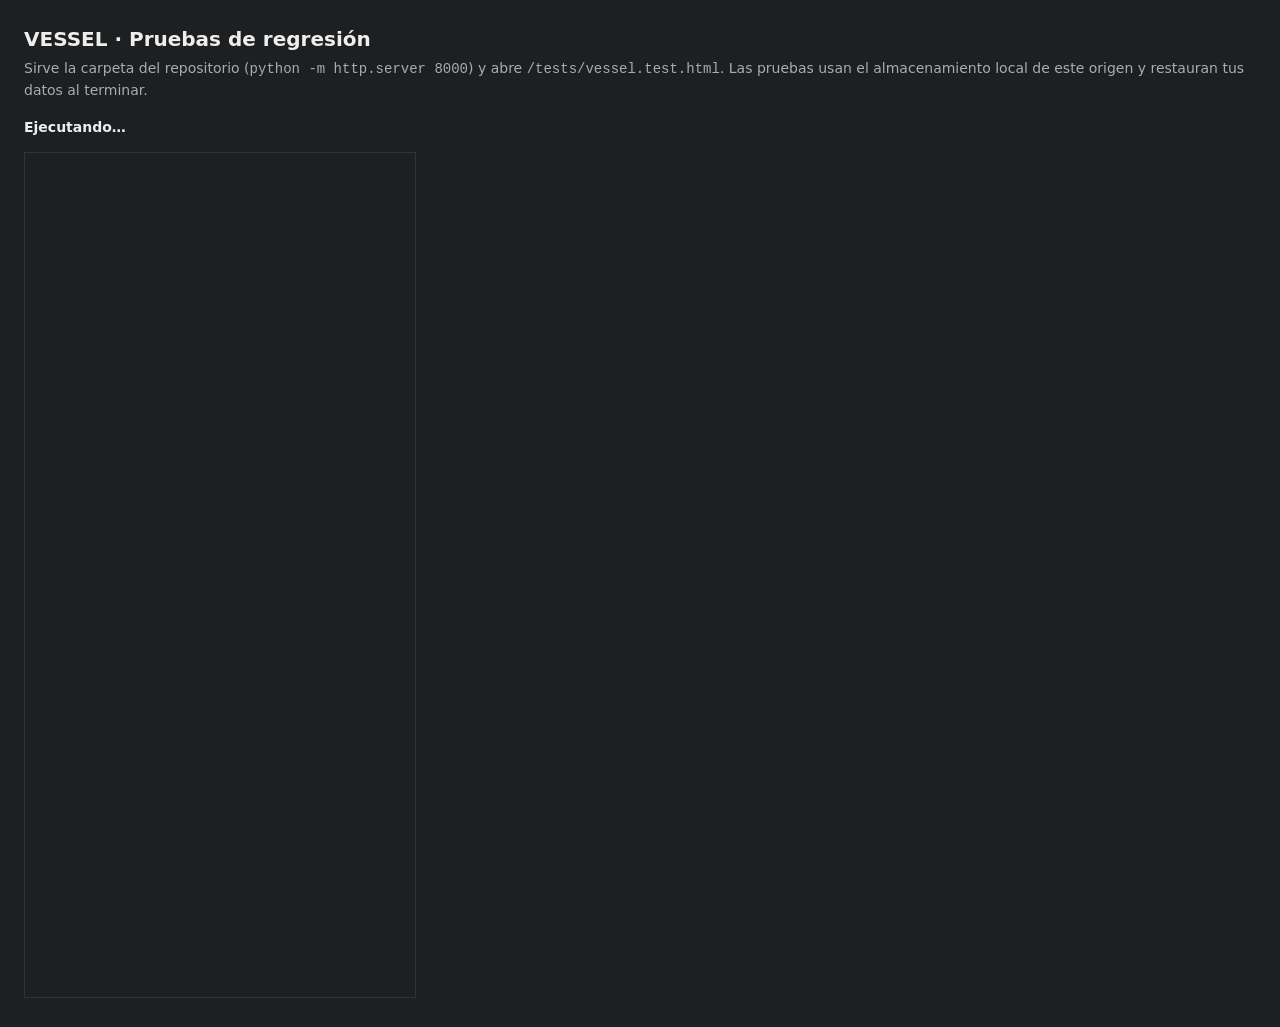
<file: tests/vessel.test.html>
<!doctype html>
<html lang="es">
  <head>
    <meta charset="utf-8" />
    <title>VESSEL · Pruebas de regresión</title>
    <style>
      body { font: 14px/1.5 system-ui, sans-serif; background: #1d1f20; color: #eee; margin: 24px; }
      h1 { font-size: 20px; margin: 0 0 4px; }
      p.note { color: #a7adb0; margin: 0 0 16px; }
      li { margin: 2px 0; }
      .ok { color: #93c4a2; }
      .ko { color: #e3998b; }
      .why { color: #848b8e; font-size: 12px; }
      #summary { font-weight: 600; margin: 12px 0; }
      iframe { width: 390px; height: 844px; border: 1px solid #333; }
    </style>
  </head>
  <body>
    <h1>VESSEL · Pruebas de regresión</h1>
    <p class="note">
      Sirve la carpeta del repositorio (<code>python -m http.server 8000</code>) y abre
      <code>/tests/vessel.test.html</code>. Las pruebas usan el almacenamiento local de este origen y restauran tus datos al terminar.
    </p>
    <div id="summary">Ejecutando…</div>
    <ol id="results"></ol>
    <iframe id="app" title="Aplicación en prueba"></iframe>
    <script type="module">
      /* Cada prueba protege un comportamiento concreto; el motivo figura en "why". */
      const STORE = "vessel.iter04.v1";
      const backup = localStorage.getItem(STORE);
      const frame = document.getElementById("app");
      let w;
      const results = [];

      async function load(storage) {
        if (storage === undefined) localStorage.removeItem(STORE);
        else localStorage.setItem(STORE, typeof storage === "string" ? storage : JSON.stringify(storage));
        await new Promise((resolve) => {
          frame.onload = resolve;
          frame.src = "../index.html?intro=0&t=" + Date.now();
        });
        w = frame.contentWindow;
        /* Sin esperas de animación: las pruebas validan lógica, no tiempos. */
        w.matchMedia = (q) => ({ matches: q.includes("reduce"), addEventListener() {}, removeEventListener() {} });
      }
      const app = (expr) => w.eval(expr);
      const $ = (sel) => w.document.querySelector(sel);
      const click = (sel) => {
        const el = $(sel);
        if (!el) throw Error("No existe " + sel);
        el.click();
      };
      const submit = (sel) => {
        const f = $(sel);
        if (!f) throw Error("No existe " + sel);
        f.requestSubmit();
      };
      const fill = (sel, value) => {
        const el = $(sel);
        if (!el) throw Error("No existe " + sel);
        el.value = value;
        el.dispatchEvent(new w.Event("input", { bubbles: true }));
      };
      const tick = (ms = 0) => new Promise((r) => setTimeout(r, ms));
      function eq(actual, expected, label) {
        const a = JSON.stringify(actual), e = JSON.stringify(expected);
        if (a !== e) throw Error(`${label}: esperado ${e}, obtenido ${a}`);
      }
      function ok(cond, label) {
        if (!cond) throw Error(label);
      }
      async function test(name, why, fn) {
        try {
          await fn();
          results.push({ name, why, pass: true });
        } catch (err) {
          results.push({ name, why, pass: false, err: err.message });
        }
      }
      const snapshot = () => JSON.stringify(app("db"));

      // ---------------------------------------------------------------- Cálculo
      await load();
      await test("Duración de turnos que cruzan medianoche", "Base de horas y salarios en jornadas nocturnas", () => {
        eq(app('duration(makeShift("2026-11-05","x","20:00","04:00",10))'), 8, "20:00–04:00");
        eq(app('duration(makeShift("2026-11-05","x","23:30","00:15",10))'), 0.75, "23:30–00:15");
        eq(app('validateShift(makeShift("2026-11-05","x","22:00","22:00",10))'), false, "entrada = salida");
      });
      await test("Reparto tarde/noche con la franja 22:00–06:00", "El desglose nocturno no debe cambiar con el rediseño", () => {
        eq(app('splitHours(makeShift("2026-11-05","x","20:00","04:00",10))'), { total: 8, night: 6, afternoon: 2 }, "20–04");
        eq(app('splitHours(makeShift("2026-11-05","x","05:00","07:00",10))'), { total: 2, night: 1, afternoon: 1 }, "05–07");
      });
      await test("Totales de la demo idénticos a la iteración 04", "Cifras de referencia medidas sobre el original antes de modificarlo", () => {
        const t = app('stats(null, db.shifts.filter(s => s.date.startsWith("2026-11")))');
        eq([t.total, t.night, t.money, app("db.shifts.length")], [881.5, 616.5, 9567, 124], "noviembre");
        eq(app('[monthStats("angel").money, monthStats("miriam").money, monthStats("alejandro").total]'), [950, 1100, 54.5], "por trabajador");
        eq(app('stats(null, db.shifts.filter(s => s.date >= "2026-11-02" && s.date <= "2026-11-08")).money'), 2178, "semana 02–08");
      });
      await test("Cambiar la tarifa no altera turnos ya planificados", "Conservación de tarifas históricas", async () => {
        app('openModal("person-form", { employeeId: "angel" })');
        fill('#person-form [name="rate"]', "20");
        submit("#person-form");
        eq(app('employee("angel").rate'), 20, "tarifa nueva");
        eq(app('monthStats("angel").money'), 950, "importe de noviembre sin cambios");
        click('[data-action="nav"][data-view="schedule"]');
        app('selectedDate = "2026-11-10"; render()');
        click('.page [data-action="edit-day"]');
        app('openModal("add-shift", { employeeId: "angel" })');
        submit("#add-shift-form");
        eq(app("draft[0].rate"), 20, "el turno nuevo usa la tarifa nueva");
      });
      await test("Cambiar la franja nocturna recalcula noche sin cambiar horas totales", "Ajuste de la franja desde Opciones", async () => {
        await load();
        app('openModal("session")');
        $('#settings-form [name="nightStart"]').value = "00:00";
        submit("#settings-form");
        const t = app('stats(null, db.shifts.filter(s => s.date.startsWith("2026-11")))');
        eq(t.total, 881.5, "horas totales");
        ok(t.night < 616.5, "las horas nocturnas bajan al acortar la franja");
      });

      // ---------------------------------------------------------------- Datos
      await test("Los datos guardados por la iteración 04 (v1) se migran sin perderse", "Usuarios con datos antiguos en el navegador", async () => {
        await load();
        const v1 = JSON.parse(snapshot());
        v1.version = 1;
        delete v1.history;
        v1.shifts.find((s) => s.date === "2026-11-05" && s.employeeId === "samir").start = "22:15";
        await load(v1);
        eq(app("db.version"), 2, "versión");
        eq(app("db.history"), [], "historial vacío");
        eq(app('db.shifts.find(s => s.date === "2026-11-05" && s.employeeId === "samir").start'), "22:15", "cambio del usuario conservado");
      });
      await test("Datos corruptos no bloquean la aplicación", "Resiliencia ante almacenamiento dañado", async () => {
        await load("{no es json");
        eq(app("db.shifts.length"), 124, "se cargan los datos de demostración");
      });

      // ---------------------------------------------------------------- Horarios
      await test("Cancelar un borrador deja la jornada intacta", "Edición diaria con borrador", async () => {
        await load();
        const before = snapshot();
        click('[data-action="nav"][data-view="schedule"]');
        click('.page [data-action="edit-day"]');
        click('[data-action="remove-shift"]');
        await tick(10);
        eq(app("draft.length"), 5, "retirado del borrador");
        click('[data-action="cancel-draft"]');
        click('[data-action="discard-confirm"]');
        eq(app("draft"), null, "sin borrador");
        eq(snapshot(), before, "datos sin cambios");
      });
      await test("Salir de Horarios con cambios pide confirmación", "Evitar pérdida accidental de cambios", async () => {
        click('.page [data-action="edit-day"]');
        click('[data-action="remove-shift"]');
        click('[data-action="nav"][data-view="team"]');
        eq(app("modal?.kind"), "discard", "modal de descarte");
        click('.sheet [data-action="close-modal"]');
        eq(app("view"), "schedule", "sigue en Horarios");
        ok(app("draft !== null"), "borrador conservado");
      });
      await test("Cambiar de día durante una edición nunca mezcla fechas", "Integridad de la jornada al usar las flechas de día", async () => {
        const before = snapshot();
        click('[data-action="day-step"][data-step="1"]');
        eq(app("modal?.kind"), "discard", "pide descartar");
        eq(app("selectedDate"), "2026-11-05", "la fecha no cambia antes de confirmar");
        click('[data-action="discard-confirm"]');
        eq(app("selectedDate"), "2026-11-06", "fecha nueva");
        eq(app("draft"), null, "borrador descartado");
        eq(snapshot(), before, "turnos sin cambios");
      });
      await test("Elegir un día en el calendario abre esa jornada", "En la 2.0 fallaba al marcar el día elegido", async () => {
        await load();
        click('[data-action="nav"][data-view="schedule"]');
        click('[data-action="calendar"]');
        click('[data-action="choose-date"][data-date="2026-11-12"]');
        eq(app("modal"), null, "el calendario se cierra");
        eq(app("selectedDate"), "2026-11-12", "fecha elegida");
      });
      await test("Guardar registra el historial con el tipo de cada cambio", "Historial visual de cambios", async () => {
        await load();
        click('[data-action="nav"][data-view="schedule"]');
        click('.page [data-action="edit-day"]');
        click('[data-action="remove-shift"][data-id="' + app('draft.find(s => s.employeeId === "sergio").id') + '"]');
        app('draft.find(s => s.employeeId === "angel").end = "05:00"; Object.assign(draft.find(s => s.employeeId === "angel"), timestamps("2026-11-05", "20:00", "05:00"))');
        click('[data-action="save-day"]');
        const h = app("db.history[0]");
        eq(h.date, "2026-11-05", "fecha");
        eq(h.changes.map((c) => c.kind + ":" + c.employeeId).sort(), ["edit:angel", "remove:sergio"], "cambios");
        eq(JSON.parse(localStorage.getItem(STORE)).history.length, 1, "persistido");
        ok($('[data-action="history"]'), "enlace al historial visible");
      });
      await test("Guardar sin cambios no crea entradas vacías", "Historial limpio", async () => {
        click('.page [data-action="edit-day"]');
        click('[data-action="save-day"]');
        eq(app("db.history.length"), 1, "sigue habiendo una entrada");
      });
      await test("Copiar la semana anterior respeta disponibilidad y no duplica", "Copiar planificación sin saltarse avisos", async () => {
        await load();
        click('[data-action="nav"][data-view="schedule"]');
        app('selectedDate = "2026-11-12"; render()');
        click('.page [data-action="edit-day"]');
        app("draft = []; render(true)");
        click('.draft-actions [data-action="copy-week"]');
        const ids = app("draft.map(s => s.employeeId).sort()");
        eq(ids, ["alejandro", "angel", "filipa", "miriam", "sergio"], "copiados (Samir no está disponible el jueves)");
        eq(app('draft.find(s => s.employeeId === "miriam").start'), "21:00", "conserva horario de origen");
        eq(app('draft.every(s => s.date === "2026-11-12" && s.rate === employee(s.employeeId).rate)'), true, "fecha y tarifa actuales");
        click('.draft-actions [data-action="copy-week"]');
        eq(app("draft.length"), 5, "sin duplicados");
      });
      await test("Añadir a alguien con incidencia exige confirmación explícita", "Distinción entre disponibilidad y asignación", async () => {
        await load();
        click('[data-action="nav"][data-view="schedule"]');
        click('.page [data-action="edit-day"]');
        app('openModal("add-shift", { employeeId: "lucia" })');
        submit("#add-shift-form");
        eq(app("draft.length"), 6, "no se añade sin confirmar");
        ok($("#shift-error").textContent.includes("revisado"), "error junto al formulario");
        $('#add-shift-form [name="override"]').checked = true;
        submit("#add-shift-form");
        eq(app("draft.length"), 7, "añadida tras confirmar");
      });
      await test("Horas inválidas se explican junto al campo", "Validación cercana a la acción", async () => {
        app('openModal("edit-draft-shift", { id: draft[0].id })');
        const before = app("JSON.stringify(draft[0])");
        fill('#edit-shift-form [name="end"]', app("draft[0].start"));
        submit("#edit-shift-form");
        ok($("#shift-error").textContent.includes("diferentes"), "mensaje visible");
        eq(app("JSON.stringify(draft[0])"), before, "borrador intacto");
        fill('#edit-shift-form [name="end"]', "06:00");
        submit("#edit-shift-form");
        eq(app("duration(draft[0])"), 10, "20:00–06:00 recalculado");
      });

      // ---------------------------------------------------------------- Permisos
      await test("Vista de trabajador: solo sus turnos y sin datos de compañeros", "Simulación de permisos", async () => {
        await load();
        app('sessionRole = "worker"; render()');
        ok(!$('[data-action="conflicts"]'), "sin aviso de conflictos");
        click('[data-action="nav"][data-view="schedule"]');
        eq(app("scheduleRows().map(s => s.employeeId)"), ["alejandro"], "solo Alejandro");
        click('[data-action="nav"][data-view="team"]');
        ok(!$(".next-shift"), "sin próximos turnos de compañeros");
        click('[data-action="nav"][data-view="wallet"]');
        ok($(".page-wallet .empty") && !$("#wallet-total"), "Cartera restringida");
      });
      await test("Administrador parcial: edita horarios, sin acceso económico", "Simulación de permisos", async () => {
        app('sessionRole = "partial"; render()');
        ok(app("canEdit()") && !app("canMoney()"), "permisos");
        click('[data-action="nav"][data-view="wallet"]');
        ok(!$('[data-action="export-csv"]'), "sin exportación");
        app("exportCsv()");
        ok($(".toast")?.textContent.includes("administrador"), "acción bloqueada");
      });

      // ---------------------------------------------------------------- Avisos
      await test("Enviar un aviso no modifica los turnos", "Avisos y horarios son independientes", async () => {
        await load();
        const shifts = app("JSON.stringify(db.shifts)");
        click('[data-action="nav"][data-view="profile"]');
        submit("#notice-form");
        ok($("#notice-error").textContent.length > 0, "mensaje vacío rechazado junto al campo");
        fill("#notice-message", "Tengo una boda ese día.");
        submit("#notice-form");
        eq(app("db.notices[0].status"), "Pendiente", "nuevo aviso pendiente");
        eq(app("JSON.stringify(db.shifts)"), shifts, "turnos intactos");
      });
      await test("Resolver con respuesta guarda la nota y retira el conflicto", "Revisión de avisos", async () => {
        await load();
        eq(app('upcomingConflicts().map(c => c.p.id)'), ["samir", "alejandro", "sergio"], "conflictos iniciales");
        app('openModal("notice", { id: "notice-1" })');
        fill("#notice-reply", "Te cubre Pablo.");
        click('[data-action="notice-status"][data-status="Resuelto"]');
        const n = app('db.notices.find(n => n.id === "notice-1")');
        eq([n.status, n.reply], ["Resuelto", "Te cubre Pablo."], "estado y respuesta");
        ok(n.resolvedAt, "fecha de resolución");
        eq(app('upcomingConflicts().map(c => c.p.id)'), ["samir", "sergio"], "conflicto retirado");
        eq(app("db.shifts.length"), 124, "turnos intactos");
      });
      await test("Cerrar un formulario con cambios pide confirmación", "Evitar pérdida accidental al cerrar un modal", async () => {
        app('openModal("notice", { id: "notice-2" })');
        fill("#notice-reply", "Mejórate.");
        click('[data-action="close-modal"]');
        ok($(".guard"), "aviso de cambios sin guardar");
        eq(app("modal?.kind"), "notice", "el modal sigue abierto");
        click('[data-action="guard-discard"]');
        eq(app("modal"), null, "cerrado tras confirmar");
        eq(app('db.notices.find(n => n.id === "notice-2").reply'), undefined, "nada guardado");
      });

      // ---------------------------------------------------------------- Equipo
      await test("Varias excepciones de disponibilidad se conservan", "El formulario original solo guardaba la primera", async () => {
        await load();
        app('openModal("person-form", { employeeId: "angel" })');
        fill("#exc-date", "2026-11-20");
        click('[data-action="exc-add"]');
        submit("#person-form");
        eq(app('employee("angel").exceptions'), ["2026-11-13", "2026-11-20"], "dos excepciones");
        app('openModal("person-form", { employeeId: "angel" })');
        submit("#person-form");
        eq(app('employee("angel").exceptions'), ["2026-11-13", "2026-11-20"], "siguen tras guardar otra vez");
        eq(app('conflict(employee("angel"), "2026-11-20")'), "Tiene una excepción de disponibilidad para esta fecha.", "afecta a la planificación");
      });

      // ---------------------------------------------------------------- Cartera
      await test("La búsqueda de Cartera conserva el total general", "Comportamiento documentado en la iteración 04", async () => {
        await load();
        click('[data-action="nav"][data-view="wallet"]');
        fill("#wallet-search", "ser");
        eq(w.document.querySelectorAll("#wallet-rows .money-row").length, 1, "una fila");
        ok($("#wallet-total").textContent.includes("9.567"), "total general intacto");
      });
      await test("El CSV exportado cuadra con la Cartera", "Exportación local de importes previstos", async () => {
        let blob;
        w.URL.createObjectURL = (b) => ((blob = b), "blob:prueba");
        w.URL.revokeObjectURL = () => {};
        w.HTMLAnchorElement.prototype.click = function () {};
        click('[data-action="export-csv"]');
        const text = await blob.text();
        const lines = text.trim().split("\r\n");
        eq(lines.length, 14, "cabecera + 12 trabajadores + total");
        ok(lines[13].includes('"9567"') && lines[13].includes('"881,5"'), "fila total");
      });

      // ---------------------------------------------------------------- Informe
      if (backup === null) localStorage.removeItem(STORE);
      else localStorage.setItem(STORE, backup);
      const passed = results.filter((r) => r.pass).length;
      document.getElementById("summary").textContent = `${passed}/${results.length} pruebas superadas`;
      document.getElementById("summary").className = passed === results.length ? "ok" : "ko";
      document.getElementById("results").innerHTML = results
        .map((r) => `<li class="${r.pass ? "ok" : "ko"}">${r.pass ? "✓" : "✗"} ${r.name} <span class="why">· ${r.why}</span>${r.err ? `<br><small>${r.err}</small>` : ""}</li>`)
        .join("");
      window.__results = results;
    </script>
  </body>
</html>
</file>
<file: css/open-props.subset.css>
/*
  Subconjunto de Open Props 1.7.23 · https://open-props.style
  MIT License · Copyright (c) 2021 Adam Argyle
  Solo se copian los valores que usa VESSEL (escala de tamaños, tipografía, curvas y radios).
  Los colores de Open Props no se incluyen: la paleta es propia (tokens --v-* en vessel.css).
*/
:where(html) {
  --font-system-ui: system-ui, sans-serif;

  --size-1: 0.25rem;
  --size-2: 0.5rem;
  --size-3: 1rem;
  --size-4: 1.25rem;
  --size-5: 1.5rem;
  --size-6: 1.75rem;
  --size-7: 2rem;
  --size-8: 3rem;

  --font-weight-4: 400;
  --font-weight-5: 500;
  --font-weight-6: 600;
  --font-weight-7: 700;
  --font-weight-8: 800;
  --font-lineheight-0: 1.1;
  --font-lineheight-1: 1.25;
  --font-lineheight-2: 1.375;
  --font-lineheight-3: 1.5;

  --ease-3: cubic-bezier(0.25, 0, 0.3, 1);
  --ease-4: cubic-bezier(0.25, 0, 0.2, 1);
  --ease-out-3: cubic-bezier(0, 0, 0.3, 1);
  --ease-out-4: cubic-bezier(0, 0, 0.1, 1);
  --ease-in-2: cubic-bezier(0.5, 0, 1, 1);

  --radius-2: 5px;
  --radius-round: 1e5px;
}
</file>
<file: css/vessel.css>
/* ==========================================================================
   VESSEL · Tactile Dark Industrial
   Sistema visual del makeover. Una sola hoja, organizada en capas:
   1. Tokens  2. Base  3. Estructura  4. Componentes  5. Pantallas  6. Hojas  7. Movimiento
   Relieve inspirado en SoftUI (MIT); escalas y curvas de Open Props (MIT).
   Regla: el relieve comunica interacción. Elevado = se puede pulsar.
   Hundido = campo, valor seleccionado o estado pulsado. Plano = información.
   ========================================================================== */

/* 1 · Tokens ---------------------------------------------------------------- */
:root {
  color-scheme: dark;

  /* Grafito: el fondo y los elementos comparten tono, como en el neomorfismo de SoftUI. */
  --v-bg: #17181b;
  --v-surface: #1d1e22;
  --v-elevated: #232429;
  --v-sheet: #1c1d21;
  --v-inset: #121316;
  --v-line: rgb(255 255 255 / 0.065);
  --v-line-strong: rgb(255 255 255 / 0.11);

  --v-text: #f2f1f5;
  --v-muted: #b4b4bd;
  --v-faint: #8e8e99;

  /* Morado: solo selección, foco y estado activo. */
  --v-accent: #8c73c8;
  --v-accent-ink: #bba9ec;
  --v-accent-fill: #6c57a6;
  --v-accent-soft: rgb(140 115 200 / 0.14);
  --v-accent-line: rgb(140 115 200 / 0.5);

  /* Señales semánticas: siempre acompañadas de icono o texto. */
  --v-ok: #8cc8a0;
  --v-ok-soft: rgb(140 200 160 / 0.12);
  --v-warn: #e4b862;
  --v-warn-soft: rgb(228 184 98 / 0.11);
  --v-alert: #ef9183;
  --v-alert-soft: rgb(239 145 131 / 0.12);
  --v-info: #a3b4d1;

  --v-primary-bg: #ecebf2;
  --v-primary-ink: #141418;
  --v-avatar-bg: #8f8c9c;

  /* Relieve */
  --v-shade: rgb(0 0 0 / 0.6);
  --v-glint: rgb(255 255 255 / 0.045);
  --v-rim: inset 0 1px 0 rgb(255 255 255 / 0.05);
  --v-raised: 6px 6px 14px var(--v-shade), -4px -4px 12px var(--v-glint), var(--v-rim);
  --v-raised-sm: 3px 3px 8px var(--v-shade), -2px -2px 7px var(--v-glint), var(--v-rim);
  --v-raised-hover: 8px 8px 18px var(--v-shade), -5px -5px 14px var(--v-glint), inset 0 1px 0 rgb(255 255 255 / 0.07);
  --v-pressed: inset 3px 3px 8px rgb(0 0 0 / 0.62), inset -2px -2px 6px rgb(255 255 255 / 0.04);
  --v-sunken: inset 2px 2px 6px rgb(0 0 0 / 0.55), inset -1px -1px 4px rgb(255 255 255 / 0.035);
  --v-float: 0 18px 44px rgb(0 0 0 / 0.55), 0 2px 6px rgb(0 0 0 / 0.4), var(--v-rim);
  --v-focus: 0 0 0 2px var(--v-bg), 0 0 0 4px var(--v-accent);

  /* Tipografía */
  --v-font: -apple-system, BlinkMacSystemFont, "SF Pro Text", "Segoe UI Variable Text", "Segoe UI", Roboto, var(--font-system-ui);
  --v-fs-xs: 12px;
  --v-fs-sm: 13px;
  --v-fs-md: 15px;
  --v-fs-lg: 17px;
  --v-fs-xl: 20px;
  --v-fs-title: 28px;

  /* Espacio (Open Props: 4 · 8 · 16 · 20 · 24 · 28 · 32) */
  --v-s1: var(--size-1);
  --v-s2: var(--size-2);
  --v-s3: 12px;
  --v-s4: var(--size-3);
  --v-s5: var(--size-4);
  --v-s6: var(--size-5);
  --v-s7: var(--size-7);
  --v-gutter: 20px;

  --v-radius: 18px;
  --v-radius-sm: 12px;
  --v-radius-lg: 24px;
  --v-round: var(--radius-round);

  /* Movimiento */
  --v-ease: var(--ease-3);
  --v-ease-out: var(--ease-out-4);
  --v-ease-in: var(--ease-in-2);
  --v-dur-press: 110ms;
  --v-dur-fast: 160ms;
  --v-dur-med: 200ms;
  --v-dur-sheet: 260ms;

  --v-dock-h: 74px;
  --v-tap: 44px;
}

/* 2 · Base ------------------------------------------------------------------ */
*,
*::before,
*::after {
  box-sizing: border-box;
}
html,
body {
  margin: 0;
  height: 100%;
  overflow: hidden;
  background: var(--v-bg);
}
body {
  font: var(--v-fs-md) / var(--font-lineheight-2) var(--v-font);
  color: var(--v-text);
  font-variant-numeric: tabular-nums;
  -webkit-font-smoothing: antialiased;
  -moz-osx-font-smoothing: grayscale;
  text-rendering: optimizeLegibility;
}
h1,
h2,
h3,
p {
  margin: 0;
}
h1 {
  font-size: var(--v-fs-title);
  line-height: var(--font-lineheight-0);
  letter-spacing: -0.02em;
  font-weight: var(--font-weight-7);
}
h2 {
  font-size: var(--v-fs-lg);
  line-height: var(--font-lineheight-1);
  font-weight: var(--font-weight-7);
  letter-spacing: -0.01em;
}
small {
  font-size: var(--v-fs-xs);
}
strong {
  font-weight: var(--font-weight-7);
}
button,
input,
select,
textarea {
  font: inherit;
  color: inherit;
}
button {
  border: 0;
  background: none;
  padding: 0;
  cursor: pointer;
  touch-action: manipulation;
  -webkit-tap-highlight-color: transparent;
  text-align: inherit;
}
button:disabled {
  cursor: default;
}
:focus-visible {
  outline: 2px solid var(--v-accent);
  outline-offset: 3px;
}
::selection {
  background: var(--v-accent-fill);
  color: #fff;
}
input,
textarea {
  caret-color: var(--v-accent-ink);
}
svg.icon {
  width: 22px;
  height: 22px;
  flex: none;
  fill: none;
  stroke: currentColor;
  stroke-width: 1.9;
  stroke-linecap: round;
  stroke-linejoin: round;
}
.sr-only {
  position: absolute;
  width: 1px;
  height: 1px;
  padding: 0;
  margin: -1px;
  overflow: hidden;
  clip: rect(0, 0, 0, 0);
  white-space: nowrap;
  border: 0;
}
.muted {
  color: var(--v-muted);
}
.quiet {
  color: var(--v-faint);
}
.small {
  font-size: var(--v-fs-sm);
}

/* 3 · Estructura ------------------------------------------------------------ */
.app {
  position: relative;
  display: flex;
  flex-direction: column;
  height: 100dvh;
  overflow: hidden;
  background:
    radial-gradient(120% 60% at 50% -10%, rgb(255 255 255 / 0.035), transparent 60%),
    var(--v-bg);
}
.viewport {
  flex: 1;
  min-height: 0;
  overflow: auto;
  overflow-x: hidden;
  overscroll-behavior: contain;
  scrollbar-width: thin;
  scrollbar-color: #3a3c42 transparent;
}
.viewport:focus {
  outline: none;
}
#screen {
  min-width: 0;
}
.page {
  width: 100%;
  max-width: 640px;
  margin: 0 auto;
  padding: var(--v-s6) var(--v-gutter) var(--v-s7);
  min-width: 0;
}
.page-team {
  max-width: 1080px;
}
.page-wallet {
  max-width: 980px;
}
.stack {
  display: grid;
  grid-template-columns: minmax(0, 1fr);
  gap: var(--v-s3);
  min-width: 0;
}

/* Cabeceras */
.page-head {
  display: flex;
  align-items: flex-start;
  justify-content: space-between;
  gap: var(--v-s3);
  margin-bottom: var(--v-s5);
  min-height: var(--v-tap);
}
.page-head > div {
  min-width: 0;
}
.subtitle {
  margin-top: 4px;
  color: var(--v-muted);
  font-size: var(--v-fs-md);
}
.eyebrow {
  font-size: var(--v-fs-sm);
  font-weight: var(--font-weight-6);
  color: var(--v-muted);
  letter-spacing: 0.01em;
}
.section-heading {
  display: flex;
  align-items: baseline;
  justify-content: space-between;
  gap: var(--v-s3);
  margin: var(--v-s6) 0 var(--v-s3);
}
.section-heading small {
  color: var(--v-muted);
  font-size: var(--v-fs-sm);
}

/* Dock inferior */
.dock {
  position: relative;
  z-index: 5;
  flex: none;
  display: grid;
  grid-template-columns: repeat(5, minmax(0, 1fr));
  padding: 6px max(8px, calc((100% - 560px) / 2)) calc(6px + env(safe-area-inset-bottom));
  background: linear-gradient(180deg, #1c1d21, #18191c);
  box-shadow:
    0 -10px 24px rgb(0 0 0 / 0.42),
    inset 0 1px 0 rgb(255 255 255 / 0.06);
}
.nav-item {
  position: relative;
  z-index: 1;
  min-height: 60px;
  display: flex;
  flex-direction: column;
  align-items: center;
  justify-content: center;
  gap: 5px;
  color: var(--v-faint);
  font-size: var(--v-fs-xs);
  font-weight: var(--font-weight-6);
  letter-spacing: 0.01em;
  border-radius: var(--v-radius-sm);
  transition:
    color var(--v-dur-fast) var(--v-ease),
    transform var(--v-dur-press) var(--v-ease-out);
}
.nav-item svg.icon {
  width: 24px;
  height: 24px;
  stroke-width: 1.8;
}
.nav-item:active {
  transform: scale(0.94);
}
.nav-item.active {
  color: var(--v-text);
}
.nav-item.active svg.icon {
  stroke-width: 2.1;
}
.nav-item.locked {
  color: #80808b;
}
.nav-item.locked::after {
  content: "";
  position: absolute;
  top: 5px;
  left: calc(50% + 10px);
  width: 13px;
  height: 13px;
  background: url("data:image/svg+xml,%3Csvg xmlns='http://www.w3.org/2000/svg' viewBox='0 0 24 24' fill='none' stroke='%23b4b4bd' stroke-width='2.6' stroke-linecap='round' stroke-linejoin='round'%3E%3Crect width='18' height='11' x='3' y='11' rx='2'/%3E%3Cpath d='M7 11V7a5 5 0 0 1 10 0v4'/%3E%3C/svg%3E") center / contain no-repeat;
}
/* Cápsula hundida que se desliza a la pestaña activa, con una línea morada discreta. */
.nav-indicator {
  position: absolute;
  z-index: 0;
  top: 8px;
  left: 0;
  width: 58px;
  height: 32px;
  border-radius: var(--v-round);
  background: #141518;
  box-shadow: var(--v-sunken);
  transition: transform 240ms var(--v-ease);
  pointer-events: none;
}
.nav-indicator::after {
  content: "";
  position: absolute;
  left: 50%;
  bottom: -1px;
  width: 18px;
  height: 2px;
  margin-left: -9px;
  border-radius: 2px;
  background: var(--v-accent);
}

/* 4 · Componentes ----------------------------------------------------------- */

/* Superficies */
.raised,
.panel {
  background: var(--v-surface);
  border-radius: var(--v-radius);
  box-shadow: var(--v-raised);
}
.well {
  background: var(--v-inset);
  border-radius: var(--v-radius);
  box-shadow: var(--v-sunken);
}

/* Botones: elevados en reposo, hundidos al pulsar. */
.primary,
.secondary,
.pill,
.ghost {
  display: inline-flex;
  align-items: center;
  justify-content: center;
  gap: var(--v-s2);
  min-height: 48px;
  padding: 0 var(--v-s5);
  border-radius: var(--v-radius-sm);
  font-size: var(--v-fs-md);
  font-weight: var(--font-weight-7);
  line-height: 1.15;
  white-space: nowrap;
  transition:
    transform var(--v-dur-press) var(--v-ease-out),
    box-shadow var(--v-dur-fast) var(--v-ease),
    background-color var(--v-dur-fast) var(--v-ease);
}
.primary {
  background: linear-gradient(180deg, #f5f4fa, #dedce6);
  color: var(--v-primary-ink);
  box-shadow:
    5px 6px 14px rgb(0 0 0 / 0.55),
    -2px -2px 8px var(--v-glint),
    inset 0 1px 0 #fff;
}
.secondary,
.pill {
  background: var(--v-surface);
  color: var(--v-text);
  box-shadow: var(--v-raised-sm);
}
.pill {
  min-height: var(--v-tap);
  padding: 0 var(--v-s4);
  border-radius: var(--v-round);
  font-size: var(--v-fs-sm);
}
.ghost {
  color: var(--v-text);
  padding: 0 var(--v-s3);
  min-height: var(--v-tap);
}
.primary svg.icon,
.secondary svg.icon,
.pill svg.icon,
.ghost svg.icon {
  width: 19px;
  height: 19px;
}
.primary:active:not(:disabled) {
  transform: scale(0.975);
  box-shadow:
    inset 2px 3px 7px rgb(0 0 0 / 0.28),
    0 1px 2px rgb(0 0 0 / 0.4);
}
.secondary:active:not(:disabled),
.pill:active:not(:disabled),
.pill.is-on,
.pill.selected {
  transform: scale(0.975);
  box-shadow: var(--v-pressed);
  background: #1a1b1f;
}
.pill.is-on,
.pill.selected {
  transform: none;
  color: var(--v-accent-ink);
}
.primary:disabled,
.secondary:disabled {
  box-shadow: none;
  background: transparent;
  color: var(--v-faint);
  outline: 1px dashed var(--v-line-strong);
  outline-offset: -1px;
}
/* Confirmación destructiva: se distingue de la confirmación normal por color, no solo por texto. */
.primary.danger-confirm {
  background: linear-gradient(180deg, #f2a397, #dc8072);
  color: #2a0d08;
  box-shadow:
    5px 6px 14px rgb(0 0 0 / 0.55),
    -2px -2px 8px var(--v-glint),
    inset 0 1px 0 rgb(255 255 255 / 0.55);
}
.add-button,
.block {
  width: 100%;
}
.danger {
  color: var(--v-alert);
}
.secondary.danger {
  box-shadow: var(--v-raised-sm), inset 0 0 0 1px rgb(239 145 131 / 0.28);
}
.text-button {
  min-height: var(--v-tap);
  padding: 0 var(--v-s2);
  color: var(--v-accent-ink);
  font-weight: var(--font-weight-6);
  font-size: var(--v-fs-md);
}
.text-button:active {
  opacity: 0.7;
}
.icon-button {
  width: var(--v-tap);
  height: var(--v-tap);
  display: inline-grid;
  place-items: center;
  flex: none;
  border-radius: 50%;
  background: var(--v-surface);
  color: var(--v-text);
  box-shadow: var(--v-raised-sm);
  transition:
    transform var(--v-dur-press) var(--v-ease-out),
    box-shadow var(--v-dur-fast) var(--v-ease);
}
.icon-button:active:not(:disabled) {
  transform: scale(0.94);
  box-shadow: var(--v-pressed);
}
.icon-button:disabled {
  box-shadow: none;
  color: #55565e;
}
@media (hover: hover) {
  .secondary:hover:not(:disabled),
  .pill:hover:not(:disabled):not(.is-on):not(.selected),
  .icon-button:hover:not(:disabled) {
    box-shadow: var(--v-raised);
  }
  .primary:hover:not(:disabled) {
    background: linear-gradient(180deg, #fbfaff, #e6e4ee);
  }
}

/* Etiquetas y estados */
.tag,
.badge {
  display: inline-flex;
  align-items: center;
  gap: 5px;
  min-height: 24px;
  padding: 0 9px;
  border-radius: var(--v-round);
  font-size: var(--v-fs-xs);
  font-weight: var(--font-weight-6);
  color: var(--v-muted);
  background: var(--v-inset);
  box-shadow: var(--v-sunken);
  white-space: nowrap;
}
.tag-accent {
  color: var(--v-accent-ink);
  background: var(--v-accent-soft);
  box-shadow: inset 0 0 0 1px rgb(140 115 200 / 0.3);
}
/* Estado del aviso: se lee por la palabra y el peso, no por un color. */
.status {
  font-size: var(--v-fs-xs);
  font-weight: var(--font-weight-6);
  color: var(--v-muted);
  white-space: nowrap;
}
.status.pending {
  font-weight: var(--font-weight-8);
  color: var(--v-text);
}
.status.resolved {
  color: var(--v-faint);
}
.next-day {
  position: relative;
  top: -0.55em;
  margin-left: 2px;
  font-size: 0.62em;
  font-weight: var(--font-weight-7);
  color: var(--v-accent-ink);
  letter-spacing: 0;
}
/* Conflictos: una línea de texto, sin iconos ni pastillas de color. */
.shift-note,
.row-note {
  display: block;
  font-size: var(--v-fs-sm);
  font-weight: var(--font-weight-6);
  color: var(--v-text);
  letter-spacing: 0.005em;
}
.shift-note {
  margin-top: 2px;
}
.row > span.row-stack:first-child {
  display: grid;
  gap: 2px;
}
.row-stack .row-note {
  font-size: var(--v-fs-xs);
}

/* Avatares DiceBear (o foto real): disco neutro con un marco hundido discreto. */
.avatar {
  width: 48px;
  height: 48px;
  flex: none;
  display: inline-grid;
  place-items: center;
  border-radius: 50%;
  object-fit: cover;
  background: var(--v-avatar-bg);
  box-shadow:
    0 0 0 3px var(--v-surface),
    3px 4px 9px rgb(0 0 0 / 0.55),
    -1px -1px 4px var(--v-glint);
  color: #18191c;
  font-weight: var(--font-weight-8);
}
.avatar.xs {
  width: 32px;
  height: 32px;
}
.avatar.sm {
  width: 40px;
  height: 40px;
}
.avatar.medium {
  width: 56px;
  height: 56px;
}
.avatar.xl,
.avatar.large {
  width: 96px;
  height: 96px;
  box-shadow:
    0 0 0 5px var(--v-bg),
    0 0 0 6px var(--v-line-strong),
    8px 10px 24px rgb(0 0 0 / 0.6),
    -4px -4px 14px var(--v-glint);
}
/* Campos: siempre hundidos. */
input[type="text"],
input[type="search"],
input[type="number"],
input[type="date"],
input[type="time"],
select,
textarea {
  width: 100%;
  min-height: 50px;
  padding: 0 var(--v-s4);
  border: 0;
  border-radius: var(--v-radius-sm);
  background: var(--v-inset);
  color: var(--v-text);
  box-shadow: var(--v-sunken);
  font-size: 16px;
  transition: box-shadow var(--v-dur-fast) var(--v-ease);
}
textarea {
  min-height: 104px;
  padding: 14px var(--v-s4);
  resize: vertical;
  line-height: var(--font-lineheight-3);
}
select {
  appearance: none;
  padding-right: 42px;
  background-image:
    url("data:image/svg+xml,%3Csvg xmlns='http://www.w3.org/2000/svg' viewBox='0 0 24 24' fill='none' stroke='%23b4b4bd' stroke-width='2' stroke-linecap='round' stroke-linejoin='round'%3E%3Cpath d='m6 9 6 6 6-6'/%3E%3C/svg%3E");
  background-repeat: no-repeat;
  background-position: right 14px center;
  background-size: 18px;
}
input::placeholder,
textarea::placeholder {
  color: #7c7c87;
}
input:focus-visible,
select:focus-visible,
textarea:focus-visible {
  outline: none;
  box-shadow:
    var(--v-sunken),
    0 0 0 2px var(--v-accent-line);
}
input::-webkit-calendar-picker-indicator {
  filter: invert(0.8);
  opacity: 0.8;
  cursor: pointer;
}
input[type="checkbox"] {
  width: 22px;
  height: 22px;
  margin: 0;
  flex: none;
  accent-color: var(--v-accent);
}
.field-label {
  display: grid;
  gap: var(--v-s2);
  margin-bottom: var(--v-s4);
  font-size: var(--v-fs-sm);
  font-weight: var(--font-weight-6);
  color: var(--v-muted);
}
.field-error {
  display: none;
  margin: var(--v-s2) 0 var(--v-s3);
  padding-left: 26px;
  font-size: var(--v-fs-sm);
  font-weight: var(--font-weight-6);
  color: var(--v-alert);
  background: url("data:image/svg+xml,%3Csvg xmlns='http://www.w3.org/2000/svg' viewBox='0 0 24 24' fill='none' stroke='%23ef9183' stroke-width='2' stroke-linecap='round' stroke-linejoin='round'%3E%3Ccircle cx='12' cy='12' r='10'/%3E%3Cpath d='M12 8v4M12 16h.01'/%3E%3C/svg%3E")
    left 1px / 18px no-repeat;
}
.field-error.visible {
  display: block;
}
.check-line {
  display: flex;
  align-items: center;
  gap: var(--v-s3);
  min-height: var(--v-tap);
  margin: var(--v-s3) 0;
  font-size: var(--v-fs-md);
  color: var(--v-text);
  cursor: pointer;
}
.form-hint,
.footnote {
  font-size: var(--v-fs-sm);
  color: var(--v-faint);
  line-height: var(--font-lineheight-3);
}
.footnote {
  margin-top: var(--v-s4);
}

/* Buscador */
.search {
  position: relative;
  margin-bottom: var(--v-s4);
}
.search svg.icon {
  position: absolute;
  left: 15px;
  top: 50%;
  transform: translateY(-50%);
  width: 20px;
  height: 20px;
  color: var(--v-faint);
  pointer-events: none;
}
.search input {
  padding-left: 46px;
  min-height: 52px;
  border-radius: var(--v-round);
}

/* Chips de horas y periodos */
.chip {
  display: inline-grid;
  place-items: center;
  min-height: 40px;
  padding: 0 var(--v-s3);
  border-radius: var(--v-round);
  background: var(--v-surface);
  box-shadow: var(--v-raised-sm);
  color: var(--v-text);
  font-size: var(--v-fs-md);
  font-weight: var(--font-weight-6);
  transition:
    transform var(--v-dur-press) var(--v-ease-out),
    box-shadow var(--v-dur-fast) var(--v-ease),
    color var(--v-dur-fast);
}
.chip:active {
  transform: scale(0.95);
}
.chip.is-on,
.chip.selected {
  background: #18191d;
  box-shadow: var(--v-pressed), inset 0 0 0 1px rgb(140 115 200 / 0.35);
  color: var(--v-accent-ink);
}

/* Disponibilidad: icono + día + texto oculto, nunca solo color. */
.av-row {
  display: flex;
  flex-wrap: wrap;
  gap: 6px;
}
.av-chip {
  display: inline-flex;
  align-items: center;
  gap: 3px;
  min-height: 24px;
  padding: 0 8px 0 6px;
  border-radius: var(--v-round);
  font-size: var(--v-fs-xs);
  font-weight: var(--font-weight-7);
  background: var(--v-inset);
  box-shadow: var(--v-sunken);
}
.av-chip svg.icon {
  width: 13px;
  height: 13px;
  stroke-width: 2.6;
}
.av-chip.is-yes {
  color: var(--v-ok);
}
.av-chip.is-no {
  color: var(--v-faint);
}
.av-chip.is-no .av-day {
  text-decoration: line-through;
  text-decoration-thickness: 1.5px;
}
.av-chip.is-unknown {
  color: var(--v-muted);
}
.av-q {
  width: 13px;
  text-align: center;
  font-weight: var(--font-weight-8);
}
.av-grid {
  display: grid;
  grid-template-columns: repeat(3, minmax(0, 1fr));
  gap: var(--v-s2);
}
.av-grid .av-chip {
  flex-direction: column;
  justify-content: center;
  gap: 4px;
  min-height: 72px;
  padding: var(--v-s2);
  border-radius: var(--v-radius-sm);
  font-size: var(--v-fs-sm);
}
.av-grid .av-chip svg.icon,
.av-grid .av-q {
  width: 18px;
  height: 18px;
  font-size: 15px;
}
.av-grid .av-day {
  color: var(--v-text);
  font-size: var(--v-fs-md);
}
.av-grid .av-chip.is-no .av-day {
  color: var(--v-faint);
}
.av-state {
  font-size: var(--v-fs-xs);
  font-weight: var(--font-weight-6);
}

/* Filas de personas (Equipo, Añadir, Turnos por revisar) */
.employee-row,
.notice-card {
  display: flex;
  align-items: center;
  gap: var(--v-s3);
  width: 100%;
  min-height: 76px;
  padding: var(--v-s3) var(--v-s3) var(--v-s3) 14px;
  border-radius: var(--v-radius);
  background: var(--v-surface);
  box-shadow: var(--v-raised-sm);
  text-align: left;
  transition:
    transform var(--v-dur-press) var(--v-ease-out),
    box-shadow var(--v-dur-fast) var(--v-ease);
}
.employee-row:active,
.notice-card:active {
  transform: scale(0.985);
  box-shadow: var(--v-pressed);
}
@media (hover: hover) {
  .employee-row:hover,
  .notice-card:hover {
    box-shadow: var(--v-raised);
  }
}
.person-text {
  display: grid;
  gap: 3px;
  min-width: 0;
  flex: 1;
}
.person-name {
  font-size: var(--v-fs-lg);
  font-weight: var(--font-weight-7);
  line-height: 1.2;
  overflow-wrap: anywhere;
}
.person-sub {
  font-size: var(--v-fs-sm);
  color: var(--v-muted);
  overflow: hidden;
  text-overflow: ellipsis;
  white-space: nowrap;
}
.row .av-row {
  justify-content: flex-end;
}
.employee-row .av-row {
  margin-top: 4px;
}
.chev {
  width: 20px !important;
  height: 20px !important;
  color: var(--v-faint);
}
.employee-row.is-inactive .avatar {
  filter: grayscale(1) brightness(0.65);
}
.employee-row.is-inactive .person-name {
  color: var(--v-muted);
}
.no-results,
.empty-line {
  padding: var(--v-s5) var(--v-s3);
  text-align: center;
  color: var(--v-muted);
}
.empty-line {
  display: flex;
  align-items: center;
  justify-content: center;
  gap: var(--v-s2);
  border-radius: var(--v-radius);
  background: var(--v-inset);
  box-shadow: var(--v-sunken);
}
.empty-line svg.icon {
  color: var(--v-ok);
}

/* Grupos de lista (ficha, perfil, detalle): superficies planas, sin relieve. */
.group {
  margin-top: var(--v-s6);
}
.group-title {
  margin: 0 4px var(--v-s2);
  font-size: var(--v-fs-sm);
  font-weight: var(--font-weight-7);
  color: var(--v-muted);
  letter-spacing: 0.01em;
}
.group-body {
  border-radius: var(--v-radius);
  background: rgb(255 255 255 / 0.028);
  box-shadow: inset 0 0 0 1px var(--v-line);
  overflow: hidden;
}
.group-pad {
  padding: var(--v-s4);
}
.row {
  display: flex;
  align-items: center;
  justify-content: space-between;
  gap: var(--v-s3);
  min-height: 54px;
  padding: 10px var(--v-s4);
  width: 100%;
  font-size: var(--v-fs-md);
  text-align: left;
}
.row + .row {
  box-shadow: inset 0 1px 0 var(--v-line);
}
.row > span:first-child {
  color: var(--v-muted);
  display: inline-flex;
  align-items: center;
  gap: var(--v-s2);
  min-width: 0;
}
.row > span:first-child svg.icon {
  width: 18px;
  height: 18px;
}
.row-value {
  font-weight: var(--font-weight-6);
  text-align: right;
}
.row-strong .row-value {
  font-size: var(--v-fs-xl);
  font-weight: var(--font-weight-8);
}
.row-button {
  transition: background-color var(--v-dur-fast);
}
.row-button:active {
  background: rgb(0 0 0 / 0.25);
}
.row-button > span:first-child {
  color: var(--v-text);
  font-weight: var(--font-weight-6);
}
.row-end {
  display: inline-flex;
  align-items: center;
  gap: var(--v-s2);
  flex: none;
}
.time-chip {
  font-size: var(--v-fs-md);
  font-weight: var(--font-weight-7);
  white-space: nowrap;
}
.row .quiet {
  font-size: var(--v-fs-sm);
}

/* Avisos */
.notice-card {
  align-items: flex-start;
  min-height: 88px;
  padding-top: 14px;
}
.notice-card .chev {
  align-self: center;
}
.notice-message {
  display: -webkit-box;
  -webkit-line-clamp: 2;
  -webkit-box-orient: vertical;
  overflow: hidden;
  font-size: var(--v-fs-md);
  color: var(--v-muted);
  line-height: var(--font-lineheight-2);
}
.notice-meta {
  display: flex;
  flex-wrap: wrap;
  align-items: center;
  gap: 4px 10px;
  margin-top: 4px;
  font-size: var(--v-fs-xs);
  color: var(--v-faint);
}
.notice-card.is-resolved {
  background: transparent;
  box-shadow: inset 0 0 0 1px var(--v-line);
}
.notice-card.is-resolved .avatar {
  filter: grayscale(0.6) brightness(0.8);
}

/* Paginación (solo listas largas) */
.pagination {
  display: flex;
  align-items: center;
  justify-content: space-between;
  gap: var(--v-s4);
  margin-top: var(--v-s4);
  font-size: var(--v-fs-sm);
  color: var(--v-muted);
}

/* Aviso flotante */
#toast-root {
  position: fixed;
  left: 50%;
  bottom: calc(var(--v-dock-h) + 14px + env(safe-area-inset-bottom));
  z-index: 40;
  width: min(540px, calc(100% - 28px));
  transform: translateX(-50%);
  pointer-events: none;
}
.toast {
  display: flex;
  align-items: center;
  justify-content: space-between;
  gap: var(--v-s3);
  min-height: 54px;
  padding: 10px 10px 10px 18px;
  border-radius: var(--v-radius);
  background: #2a2b31;
  color: var(--v-text);
  box-shadow: var(--v-float);
  font-size: var(--v-fs-md);
  pointer-events: auto;
}
.toast button {
  min-height: 40px;
  padding: 0 var(--v-s3);
  border-radius: var(--v-round);
  font-weight: var(--font-weight-7);
  color: var(--v-accent-ink);
  background: var(--v-accent-soft);
  flex: none;
}

/* 5 · Pantallas ------------------------------------------------------------- */

/* Inicio: cabe en una pantalla. */
.viewport.is-fixed {
  overflow: hidden;
}
.viewport.is-fixed #screen {
  height: 100%;
}
.viewport.is-fixed .page-home {
  height: 100%;
  display: flex;
  flex-direction: column;
}
.page-home {
  padding-top: 14px;
  padding-bottom: 14px;
}
.home-head {
  display: flex;
  align-items: center;
  justify-content: space-between;
  gap: var(--v-s3);
  padding-bottom: 14px;
}
/* Logo en la cabecera: emblema + palabra, trazos finos del logo original. */
.brand {
  display: flex;
  align-items: center;
  gap: 9px;
  margin: 0 0 6px;
}
.brand svg {
  display: block;
  flex: none;
  overflow: hidden;
}
.brand g {
  fill: none;
  stroke: var(--v-text);
  stroke-width: 3.9;
  stroke-miterlimit: 10;
}
.brand-emblem {
  width: 26.75px;
  height: 32px;
}
.brand-word {
  width: 63.7px;
  height: 24px;
}
.home-date {
  font-size: var(--v-fs-sm);
  color: var(--v-muted);
}
.home-date span {
  color: var(--v-text);
  font-weight: var(--font-weight-6);
}
.hero {
  flex: none;
  padding: var(--v-s4) 18px 18px;
  border-radius: var(--v-radius-lg);
  background: linear-gradient(160deg, #222328, #1b1c20 70%);
  box-shadow: var(--v-raised);
}
.hero-top {
  display: flex;
  align-items: center;
  justify-content: space-between;
  gap: var(--v-s2);
}
.hero-date {
  margin-top: 4px;
  font-size: 24px;
  line-height: 1.15;
  font-weight: var(--font-weight-8);
  letter-spacing: -0.02em;
}
.hero-time {
  margin-top: var(--v-s3);
  font-size: 34px;
  font-weight: var(--font-weight-8);
  letter-spacing: -0.02em;
  line-height: 1;
}
.hero-sub {
  margin-top: 4px;
  font-size: var(--v-fs-sm);
  color: var(--v-muted);
}
.roster {
  display: grid;
  grid-template-columns: repeat(2, minmax(0, 1fr));
  list-style: none;
  margin: var(--v-s3) 0 0;
  padding: 0;
  border-radius: var(--v-radius);
  background: var(--v-inset);
  box-shadow: var(--v-sunken);
  overflow: hidden;
}
.roster li {
  display: flex;
  align-items: center;
  gap: 10px;
  min-width: 0;
  min-height: 52px;
  padding: 0 10px;
}
.roster li:nth-child(n + 3) {
  box-shadow: inset 0 1px 0 var(--v-line);
}
.roster li:nth-child(even) {
  box-shadow: inset 1px 0 0 var(--v-line);
}
.roster li:nth-child(even):nth-child(n + 3) {
  box-shadow:
    inset 1px 0 0 var(--v-line),
    inset 0 1px 0 var(--v-line);
}
.roster .avatar {
  box-shadow: 0 0 0 2px var(--v-inset);
}
.roster-text {
  display: grid;
  flex: 1;
  min-width: 0;
  line-height: 1.2;
}
.roster-name {
  overflow: hidden;
  text-overflow: ellipsis;
  white-space: nowrap;
  font-size: 14px;
  font-weight: var(--font-weight-6);
  color: var(--v-muted);
}
.roster-time {
  font-size: var(--v-fs-md);
  font-weight: var(--font-weight-8);
  letter-spacing: 0.01em;
}
li.roster-rest {
  justify-content: center;
  font-size: var(--v-fs-sm);
  color: var(--v-muted);
}
.hero .primary {
  margin-top: 14px;
  min-height: 50px;
  font-size: var(--v-fs-lg);
}
.tiles {
  flex: none;
  display: grid;
  grid-template-columns: repeat(2, minmax(0, 1fr));
  gap: var(--v-s3);
  margin-top: var(--v-s3);
}
.tiles.single {
  grid-template-columns: minmax(0, 1fr);
}
.tile {
  display: grid;
  align-content: center;
  gap: 1px;
  min-height: 66px;
  padding: 10px 14px;
  border-radius: var(--v-radius);
  background: var(--v-surface);
  box-shadow: var(--v-raised-sm);
  text-align: left;
  transition:
    transform var(--v-dur-press) var(--v-ease-out),
    box-shadow var(--v-dur-fast);
}
.tile:active {
  transform: scale(0.98);
  box-shadow: var(--v-pressed);
}
.tile-value {
  font-size: 22px;
  line-height: 1.1;
  font-weight: var(--font-weight-8);
  letter-spacing: -0.01em;
}
.tile-label {
  font-size: var(--v-fs-sm);
  color: var(--v-muted);
}
.home-notices {
  display: flex;
  flex-direction: column;
  flex: 1;
  min-height: 0;
}
.page-home .section-heading {
  align-items: center;
  margin: 14px 0 6px;
}
.page-home .section-heading .text-button {
  margin-right: -8px;
}
.heading-count {
  margin-left: 6px;
  font-size: var(--v-fs-sm);
  font-weight: var(--font-weight-6);
  color: var(--v-muted);
}
.notice-rows {
  flex: 1;
  min-height: 0;
  display: grid;
  align-content: start;
  gap: 10px;
  padding: 4px 6px 12px;
  margin: -4px -6px 0;
  overflow: hidden;
}
.notice-row {
  display: flex;
  align-items: center;
  gap: var(--v-s3);
  width: 100%;
  min-height: 64px;
  padding: 10px var(--v-s3) 10px 12px;
  border-radius: var(--v-radius);
  background: var(--v-surface);
  box-shadow: var(--v-raised-sm);
  text-align: left;
  transition:
    transform var(--v-dur-press) var(--v-ease-out),
    box-shadow var(--v-dur-fast);
}
.notice-row[hidden] {
  display: none;
}
.notice-row:active {
  transform: scale(0.985);
  box-shadow: var(--v-pressed);
}
.notice-row-top {
  display: flex;
  align-items: baseline;
  justify-content: space-between;
  gap: var(--v-s2);
  min-width: 0;
}
.notice-row .person-name {
  font-size: var(--v-fs-md);
  overflow: hidden;
  text-overflow: ellipsis;
  white-space: nowrap;
}
.home-actions {
  display: flex;
  justify-content: center;
  margin-top: var(--v-s2);
}

/* Horarios */
.date-row {
  display: flex;
  align-items: center;
  gap: var(--v-s2);
  margin-bottom: var(--v-s4);
}
.date-control {
  flex: 1;
  min-width: 0;
  display: inline-flex;
  align-items: center;
  justify-content: center;
  gap: var(--v-s2);
  min-height: 52px;
  padding: 0 var(--v-s3);
  border-radius: var(--v-round);
  background: var(--v-surface);
  box-shadow: var(--v-raised-sm);
  font-size: var(--v-fs-lg);
  font-weight: var(--font-weight-7);
  white-space: nowrap;
  transition: transform var(--v-dur-press) var(--v-ease-out), box-shadow var(--v-dur-fast);
}
.date-control:active {
  transform: scale(0.98);
  box-shadow: var(--v-pressed);
}
.date-control svg.icon {
  width: 19px;
  height: 19px;
  color: var(--v-accent-ink);
}
.date-control .caret {
  color: var(--v-faint);
}
.date-control > span {
  overflow: hidden;
  text-overflow: ellipsis;
}
.date-step {
  width: 48px;
  height: 48px;
}
.today-link {
  flex: none;
}
.summary-strip {
  display: grid;
  grid-template-columns: repeat(3, minmax(0, 1fr));
  padding: var(--v-s3) var(--v-s2);
  border-radius: var(--v-radius);
  background: var(--v-inset);
  box-shadow: var(--v-sunken);
}
.summary-item {
  display: grid;
  justify-items: center;
  gap: 2px;
  text-align: center;
}
.summary-item + .summary-item {
  box-shadow: inset 1px 0 0 var(--v-line);
}
.summary-value {
  font-size: var(--v-fs-xl);
  font-weight: var(--font-weight-8);
}
.summary-label {
  font-size: var(--v-fs-xs);
  color: var(--v-muted);
}
.draft-bar {
  display: flex;
  align-items: center;
  gap: var(--v-s2);
  margin: var(--v-s4) 0 var(--v-s2);
  font-size: var(--v-fs-sm);
  font-weight: var(--font-weight-6);
  color: var(--v-accent-ink);
}
.draft-state {
  display: inline-flex;
  align-items: center;
  gap: var(--v-s2);
}
.draft-state i {
  width: 8px;
  height: 8px;
  border-radius: 50%;
  background: var(--v-accent);
  box-shadow: 0 0 0 4px var(--v-accent-soft);
  animation: draft-pulse 2.4s var(--v-ease) infinite;
}
@keyframes draft-pulse {
  50% {
    box-shadow: 0 0 0 7px rgb(140 115 200 / 0.05);
  }
}
.shift-list {
  display: grid;
  grid-template-columns: minmax(0, 1fr);
  gap: var(--v-s3);
  margin-top: var(--v-s4);
}
.shift-card {
  display: flex;
  align-items: center;
  gap: var(--v-s3);
  width: 100%;
  min-height: 78px;
  padding: var(--v-s3) var(--v-s3) var(--v-s3) 14px;
  border-radius: var(--v-radius);
  background: var(--v-surface);
  box-shadow: var(--v-raised-sm);
  text-align: left;
  transition:
    transform var(--v-dur-press) var(--v-ease-out),
    box-shadow var(--v-dur-fast) var(--v-ease);
}
button.shift-card:active,
.shift-card:has(.shift-main:active) {
  transform: scale(0.985);
  box-shadow: var(--v-pressed);
}
@media (hover: hover) {
  button.shift-card:hover {
    box-shadow: var(--v-raised);
  }
}
.shift-main {
  display: flex;
  align-items: center;
  gap: var(--v-s3);
  flex: 1;
  min-width: 0;
  min-height: 54px;
  text-align: left;
}
.shift-info {
  display: grid;
  gap: 3px;
  flex: 1;
  min-width: 0;
}
.shift-name {
  display: flex;
  align-items: center;
  min-width: 0;
  font-size: var(--v-fs-lg);
  font-weight: var(--font-weight-7);
  line-height: 1.2;
}
.shift-name > span:first-child {
  overflow: hidden;
  text-overflow: ellipsis;
  white-space: nowrap;
}
.shift-job {
  margin-left: 8px;
  font-size: var(--v-fs-sm);
  font-weight: var(--font-weight-5);
  color: var(--v-faint);
  white-space: nowrap;
}
.shift-time {
  display: flex;
  align-items: baseline;
  flex-wrap: wrap;
  gap: 0 8px;
  font-size: var(--v-fs-lg);
  font-weight: var(--font-weight-6);
  letter-spacing: 0.01em;
  color: var(--v-text);
}
.time-value {
  white-space: nowrap;
}
.compact-edit .time-value {
  display: inline-flex;
  align-items: center;
  gap: 8px;
  margin-left: -2px;
  padding: 3px 10px 3px 10px;
  border-radius: var(--v-radius-sm);
  background: var(--v-inset);
  box-shadow: var(--v-sunken), inset 0 -1.5px 0 var(--v-accent-line);
}
.time-edit {
  width: 15px !important;
  height: 15px !important;
  color: var(--v-accent-ink);
}
.shift-hours {
  font-size: var(--v-fs-sm);
  font-weight: var(--font-weight-5);
  color: var(--v-faint);
}
.remove-compact {
  width: var(--v-tap);
  height: var(--v-tap);
  color: var(--v-muted);
  background: var(--v-inset);
  box-shadow: var(--v-sunken);
}
.remove-compact:active:not(:disabled) {
  color: var(--v-alert);
}
.remove-compact svg.icon {
  width: 19px;
  height: 19px;
}
.draft-actions {
  display: grid;
  gap: var(--v-s3);
  margin-top: var(--v-s4);
}
.draft-actions .secondary {
  min-height: 52px;
  border-radius: var(--v-radius);
}
.draft-actions .secondary:first-child {
  color: var(--v-text);
  background: transparent;
  box-shadow: inset 0 0 0 1.5px var(--v-line-strong);
  border: 0;
}
.draft-actions .secondary:first-child:active {
  box-shadow: var(--v-pressed);
}
.draft-footer {
  position: sticky;
  bottom: 0;
  z-index: 4;
  display: grid;
  grid-template-columns: minmax(0, 1fr) minmax(0, 1.6fr);
  gap: var(--v-s3);
  margin: var(--v-s5) calc(var(--v-gutter) * -1) calc(var(--v-s7) * -1);
  padding: var(--v-s3) var(--v-gutter) var(--v-s4);
  background: linear-gradient(180deg, rgb(23 24 27 / 0), var(--v-bg) 14px);
}
.draft-footer .primary,
.draft-footer .secondary {
  min-height: 54px;
  font-size: var(--v-fs-lg);
}
.history-link {
  display: flex;
  align-items: center;
  gap: var(--v-s3);
  width: 100%;
  min-height: 52px;
  margin-top: var(--v-s4);
  padding: 0 var(--v-s3);
  border-radius: var(--v-radius-sm);
  color: var(--v-muted);
  font-size: var(--v-fs-sm);
  text-align: left;
}
.history-link span {
  flex: 1;
  min-width: 0;
}
.history-link:active {
  background: rgb(0 0 0 / 0.25);
}
.history-link svg.icon {
  width: 19px;
  height: 19px;
}
.empty {
  display: grid;
  justify-items: center;
  gap: var(--v-s2);
  padding: var(--v-s7) var(--v-s4);
  text-align: center;
  border-radius: var(--v-radius);
  background: var(--v-inset);
  box-shadow: var(--v-sunken);
}
.empty > svg.icon {
  width: 34px;
  height: 34px;
  color: var(--v-faint);
  margin-bottom: var(--v-s2);
}
.empty p {
  max-width: 34ch;
  color: var(--v-muted);
}
.empty .secondary {
  margin-top: var(--v-s3);
}
.empty-actions {
  display: flex;
  flex-wrap: wrap;
  justify-content: center;
  gap: var(--v-s3);
}

/* Equipo */
.edit-hint {
  margin: calc(var(--v-s2) * -1) 0 var(--v-s3);
  color: var(--v-accent-ink);
  font-size: var(--v-fs-sm);
  font-weight: var(--font-weight-6);
}
.team-add {
  margin-bottom: var(--v-s4);
}
.next-shift {
  color: var(--v-text);
}

/* Ficha y perfil */
.detail-top {
  display: flex;
  align-items: center;
  justify-content: space-between;
  gap: var(--v-s3);
  margin: -4px 0 var(--v-s2) -8px;
}
.identity {
  display: grid;
  justify-items: center;
  gap: 6px;
  padding: var(--v-s3) 0 var(--v-s2);
  text-align: center;
}
.identity .avatar {
  margin-bottom: var(--v-s3);
}
.identity h1,
.identity-name {
  font-size: 26px;
  font-weight: var(--font-weight-8);
  letter-spacing: -0.02em;
}
.identity p {
  color: var(--v-muted);
}
.exception {
  margin-top: var(--v-s3);
  font-size: var(--v-fs-sm);
  color: var(--v-muted);
}
.status-row .status {
  font-size: var(--v-fs-sm);
}

/* Cartera */
.period-control {
  display: flex;
  align-items: center;
  gap: var(--v-s3);
  width: 100%;
  min-height: 60px;
  margin-bottom: var(--v-s4);
  padding: 0 var(--v-s4);
  border-radius: var(--v-radius);
  background: var(--v-surface);
  box-shadow: var(--v-raised-sm);
  text-align: left;
  transition: transform var(--v-dur-press) var(--v-ease-out), box-shadow var(--v-dur-fast);
}
.period-control:active {
  transform: scale(0.985);
  box-shadow: var(--v-pressed);
}
.period-control > svg.icon:first-child {
  color: var(--v-accent-ink);
}
.period-control > span {
  display: grid;
  flex: 1;
  min-width: 0;
}
.period-control small {
  color: var(--v-faint);
  font-size: var(--v-fs-xs);
  font-weight: var(--font-weight-6);
}
.period-control strong {
  font-size: var(--v-fs-lg);
}
.wallet-total {
  padding: var(--v-s5);
  margin-bottom: var(--v-s4);
  border-radius: var(--v-radius-lg);
  background: linear-gradient(160deg, #222328, #1b1c20 70%);
  box-shadow: var(--v-raised);
  text-align: center;
}
.total-amount {
  margin: 6px 0 2px;
  font-size: 44px;
  line-height: 1.05;
  font-weight: var(--font-weight-8);
  letter-spacing: -0.03em;
}
.wallet-stats {
  display: grid;
  grid-template-columns: repeat(3, minmax(0, 1fr));
  margin-top: var(--v-s4);
  padding: var(--v-s3) 4px;
  border-radius: var(--v-radius);
  background: var(--v-inset);
  box-shadow: var(--v-sunken);
}
.wallet-stats span {
  display: grid;
  gap: 1px;
  font-size: var(--v-fs-xs);
  color: var(--v-muted);
}
.wallet-stats span + span {
  box-shadow: inset 1px 0 0 var(--v-line);
}
.wallet-stats strong {
  font-size: var(--v-fs-lg);
  color: var(--v-text);
}
.wallet-list {
  min-width: 0;
}
.list-head {
  display: flex;
  justify-content: space-between;
  padding: 0 var(--v-s4) var(--v-s2);
  font-size: var(--v-fs-xs);
  font-weight: var(--font-weight-7);
  color: var(--v-faint);
  letter-spacing: 0.02em;
}
.money-list {
  border-radius: var(--v-radius);
  background: rgb(255 255 255 / 0.028);
  box-shadow: inset 0 0 0 1px var(--v-line);
  overflow: hidden;
}
.money-row {
  display: flex;
  align-items: center;
  gap: var(--v-s3);
  width: 100%;
  min-height: 68px;
  padding: 10px var(--v-s3) 10px 14px;
  text-align: left;
  transition: background-color var(--v-dur-fast);
}
.money-row + .money-row {
  box-shadow: inset 0 1px 0 var(--v-line);
}
.money-row:active {
  background: rgb(0 0 0 / 0.28);
}
.money-amount {
  font-size: var(--v-fs-lg);
  font-weight: var(--font-weight-8);
  white-space: nowrap;
}
.money-amount.is-missing {
  font-size: var(--v-fs-sm);
  color: var(--v-muted);
}
.wallet-foot {
  display: flex;
  flex-direction: column-reverse;
  align-items: stretch;
  gap: var(--v-s3);
  margin-top: var(--v-s4);
}
.wallet-foot .footnote {
  margin: 0;
}
.wallet-foot .secondary {
  flex: none;
}

/* Perfil */
.notice-form .group-body {
  padding: var(--v-s4);
}
.form-grid {
  display: grid;
  grid-template-columns: minmax(0, 1fr);
}
@media (min-width: 520px) {
  .form-grid {
    grid-template-columns: minmax(0, 1fr) minmax(0, 1fr);
    gap: var(--v-s3);
  }
}
.form-grid .field-label {
  margin-bottom: var(--v-s3);
}
.notice-form .primary {
  width: 100%;
  margin-top: var(--v-s3);
}
.notice-form .form-hint {
  margin-top: var(--v-s3);
}

/* 6 · Hojas y diálogos ------------------------------------------------------- */
.overlay {
  position: fixed;
  inset: 0;
  z-index: 30;
  display: flex;
  align-items: center;
  justify-content: center;
  padding: var(--v-s5);
  background: rgb(6 6 8 / 0.66);
  backdrop-filter: blur(3px);
  -webkit-backdrop-filter: blur(3px);
}
.sheet {
  position: relative;
  width: 100%;
  max-width: 460px;
  max-height: calc(100dvh - 40px);
  overflow: auto;
  overscroll-behavior: contain;
  padding: 10px var(--v-s5) var(--v-s5);
  border-radius: var(--v-radius-lg);
  background: var(--v-sheet);
  box-shadow: var(--v-float), inset 0 0 0 1px var(--v-line);
  scrollbar-width: thin;
}
.sheet:focus {
  outline: none;
}
.sheet-handle {
  width: 40px;
  height: 5px;
  margin: 0 auto 8px;
  border-radius: 3px;
  background: #3a3b42;
}
.sheet-header {
  position: sticky;
  top: -10px;
  z-index: 3;
  display: flex;
  align-items: center;
  justify-content: space-between;
  gap: var(--v-s3);
  margin: 0 calc(var(--v-s5) * -1) var(--v-s3);
  padding: 6px var(--v-s5) var(--v-s3);
  background: var(--v-sheet);
}
.sheet-header h2 {
  font-size: var(--v-fs-xl);
}
.sheet-subtitle {
  margin-bottom: var(--v-s4);
  color: var(--v-muted);
  line-height: var(--font-lineheight-3);
}
.sheet .stack {
  gap: 10px;
}
.sheet .employee-row {
  min-height: 70px;
}
.sheet .detail-panel {
  margin: var(--v-s3) 0;
}
.notice-detail-person {
  display: flex;
  align-items: center;
  gap: var(--v-s3);
  margin-bottom: var(--v-s4);
}
.notice-detail-person > div {
  min-width: 0;
  overflow-wrap: anywhere;
}
.notice-detail-person .person-sub {
  white-space: normal;
}
.notice-detail-message {
  margin: var(--v-s3) 0;
  padding: var(--v-s4);
  border-radius: var(--v-radius);
  background: var(--v-inset);
  box-shadow: var(--v-sunken);
  font-size: var(--v-fs-lg);
  line-height: var(--font-lineheight-3);
}
.notice-detail-info {
  margin-bottom: var(--v-s4);
  font-size: var(--v-fs-sm);
  color: var(--v-muted);
  line-height: 1.6;
}
#notice-review {
  margin-top: var(--v-s5);
}
.reply {
  margin-bottom: var(--v-s4);
  padding: var(--v-s3) var(--v-s4);
  border-radius: var(--v-radius);
  background: rgb(255 255 255 / 0.028);
  box-shadow: inset 0 0 0 1px var(--v-line);
}
.reply .detail-label {
  font-size: var(--v-fs-xs);
  font-weight: var(--font-weight-7);
  color: var(--v-accent-ink);
  margin-bottom: 4px;
}
.detail-label {
  font-size: var(--v-fs-sm);
  font-weight: var(--font-weight-7);
  color: var(--v-muted);
}
.warning {
  display: grid;
  gap: 4px;
  margin: var(--v-s3) 0;
  padding: var(--v-s3) var(--v-s4);
  border-radius: var(--v-radius);
  background: var(--v-inset);
  box-shadow: var(--v-sunken);
  color: var(--v-muted);
  font-size: var(--v-fs-sm);
}
.warning strong {
  color: var(--v-text);
  font-size: var(--v-fs-md);
}
.action-row {
  display: grid;
  grid-template-columns: repeat(2, minmax(0, 1fr));
  gap: var(--v-s3);
  margin-top: var(--v-s4);
}
.action-row button {
  min-width: 0;
  white-space: normal;
  text-align: center;
}
/* Acción principal siempre visible al final de hojas largas. */
.sheet form > .primary.add-button:last-child,
.sheet form > .action-row:last-child {
  position: sticky;
  bottom: calc(var(--v-s5) * -1);
  z-index: 2;
  margin-top: var(--v-s4);
  box-shadow:
    0 -18px 18px var(--v-sheet),
    5px 6px 14px rgb(0 0 0 / 0.55),
    inset 0 1px 0 #fff;
}
.sheet form > .action-row:last-child {
  margin-left: calc(var(--v-s5) * -1);
  margin-right: calc(var(--v-s5) * -1);
  padding: var(--v-s3) var(--v-s5) var(--v-s5);
  background: var(--v-sheet);
  box-shadow: 0 -10px 16px var(--v-sheet);
}
.guard {
  margin-bottom: var(--v-s4);
  padding: var(--v-s4);
  border-radius: var(--v-radius);
  background: var(--v-alert-soft);
  box-shadow: inset 0 0 0 1px rgb(239 145 131 / 0.3);
}
.guard p {
  color: var(--v-text);
}
.guard .action-row {
  margin-top: var(--v-s3);
}

/* Horas: campo grande + horas habituales a un toque. */
.time-fields {
  display: grid;
  gap: var(--v-s4);
}
.time-field {
  display: grid;
  gap: var(--v-s2);
}
.time-field > label {
  font-size: var(--v-fs-sm);
  font-weight: var(--font-weight-7);
  color: var(--v-muted);
}
.time-field input[type="time"] {
  min-height: 60px;
  font-size: 26px;
  font-weight: var(--font-weight-7);
  letter-spacing: 0.02em;
}
.time-presets {
  display: grid;
  grid-template-columns: repeat(4, minmax(0, 1fr));
  gap: var(--v-s2);
}
.duration-line {
  display: flex;
  align-items: center;
  gap: var(--v-s2);
  margin: var(--v-s4) 0 var(--v-s2);
  padding: var(--v-s3) var(--v-s4);
  border-radius: var(--v-radius-sm);
  background: rgb(255 255 255 / 0.028);
  box-shadow: inset 0 0 0 1px var(--v-line);
  font-size: var(--v-fs-md);
  font-weight: var(--font-weight-6);
}
.edit-times {
  display: grid;
  grid-template-columns: repeat(2, minmax(0, 1fr));
  gap: var(--v-s3);
  margin-bottom: var(--v-s3);
}
.edit-times label {
  display: grid;
  gap: var(--v-s2);
  font-size: var(--v-fs-sm);
  font-weight: var(--font-weight-6);
  color: var(--v-muted);
}

/* Calendario */
.calendar-heading {
  display: flex;
  align-items: center;
  justify-content: space-between;
  margin-bottom: var(--v-s4);
}
.calendar-heading strong {
  font-size: var(--v-fs-lg);
}
.calendar-grid {
  display: grid;
  grid-template-columns: repeat(7, minmax(0, 1fr));
  gap: 6px;
}
.calendar-weekday {
  padding-bottom: 4px;
  text-align: center;
  font-size: var(--v-fs-xs);
  font-weight: var(--font-weight-7);
  color: var(--v-faint);
}
.calendar-day {
  position: relative;
  aspect-ratio: 1;
  min-height: 40px;
  display: grid;
  place-items: center;
  border-radius: var(--v-radius-sm);
  font-size: var(--v-fs-md);
  font-weight: var(--font-weight-6);
  color: var(--v-muted);
  transition:
    background-color var(--v-dur-fast) var(--v-ease),
    color var(--v-dur-fast),
    transform var(--v-dur-press) var(--v-ease-out),
    box-shadow var(--v-dur-fast);
}
.calendar-day.habitual {
  color: var(--v-text);
  background: var(--v-surface);
  box-shadow: var(--v-raised-sm);
}
.calendar-day.scheduled::after {
  content: "";
  position: absolute;
  bottom: 5px;
  left: 50%;
  width: 5px;
  height: 5px;
  margin-left: -2.5px;
  border-radius: 50%;
  background: currentColor;
  opacity: 0.75;
}
.calendar-day.today {
  box-shadow: inset 0 0 0 1.5px var(--v-line-strong);
}
.calendar-day.habitual.today {
  box-shadow: var(--v-raised-sm), inset 0 0 0 1.5px var(--v-line-strong);
}
.calendar-day.selected {
  color: #fff;
  background: var(--v-accent-fill);
  box-shadow:
    inset 2px 2px 5px rgb(0 0 0 / 0.35),
    inset -1px -1px 3px rgb(255 255 255 / 0.12);
}
.calendar-day:active {
  transform: scale(0.92);
}
.calendar-legend {
  margin-top: var(--v-s4);
  font-size: var(--v-fs-sm);
  color: var(--v-faint);
}

/* Opciones del prototipo */
.settings-note {
  margin-bottom: var(--v-s4);
  color: var(--v-muted);
  font-size: var(--v-fs-sm);
  line-height: var(--font-lineheight-3);
}
.session-options {
  display: grid;
  gap: 10px;
  margin-bottom: var(--v-s5);
}
.session-option {
  display: grid;
  gap: 2px;
  min-height: 64px;
  padding: var(--v-s3) var(--v-s4) var(--v-s3) 46px;
  border-radius: var(--v-radius);
  background: var(--v-surface);
  box-shadow: var(--v-raised-sm);
  text-align: left;
  position: relative;
  transition: transform var(--v-dur-press) var(--v-ease-out), box-shadow var(--v-dur-fast);
}
.session-option::before {
  content: "";
  position: absolute;
  left: 16px;
  top: 50%;
  width: 18px;
  height: 18px;
  margin-top: -9px;
  border-radius: 50%;
  background: var(--v-inset);
  box-shadow: var(--v-sunken);
}
.session-option span {
  font-size: var(--v-fs-sm);
  color: var(--v-muted);
}
.session-option:active {
  transform: scale(0.985);
}
.session-option.selected {
  background: #18191d;
  box-shadow: var(--v-pressed), inset 0 0 0 1px rgb(140 115 200 / 0.35);
}
.session-option.selected::before {
  background: var(--v-accent);
  box-shadow: inset 0 0 0 4px #18191d, 0 0 0 1.5px var(--v-accent);
}
.period-presets {
  display: grid;
  grid-template-columns: repeat(2, minmax(0, 1fr));
  gap: var(--v-s2);
  margin-bottom: var(--v-s5);
}

/* Formulario de trabajador */
.photo-upload {
  display: flex;
  align-items: center;
  gap: var(--v-s4);
  margin-bottom: var(--v-s4);
}
.photo-upload > svg.icon {
  width: 56px;
  height: 56px;
  padding: 14px;
  border-radius: 50%;
  background: var(--v-inset);
  box-shadow: var(--v-sunken);
  color: var(--v-faint);
}
.photo-upload input[type="file"] {
  font-size: var(--v-fs-sm);
  color: var(--v-muted);
  max-width: 100%;
}
.photo-upload input[type="file"]::file-selector-button {
  margin-right: 10px;
  min-height: 40px;
  padding: 0 14px;
  border: 0;
  border-radius: var(--v-round);
  background: var(--v-surface);
  color: var(--v-text);
  font: inherit;
  font-weight: var(--font-weight-6);
  box-shadow: var(--v-raised-sm);
  cursor: pointer;
}
.availability-inputs {
  display: grid;
  grid-template-columns: repeat(3, minmax(0, 1fr));
  gap: var(--v-s2);
  margin-bottom: var(--v-s4);
}
.availability-inputs label {
  display: grid;
  gap: 6px;
  font-size: var(--v-fs-xs);
  font-weight: var(--font-weight-6);
  color: var(--v-muted);
}
.availability-inputs select {
  padding: 0 28px 0 10px;
  font-size: var(--v-fs-sm);
  background-position: right 8px center;
  background-size: 15px;
}
.exc-field {
  margin-bottom: var(--v-s3);
}
.exc-list {
  display: flex;
  flex-wrap: wrap;
  gap: var(--v-s2);
  min-height: 36px;
  align-items: center;
}
.exc-chip {
  display: inline-flex;
  align-items: center;
  gap: 2px;
  min-height: 36px;
  padding: 0 4px 0 12px;
  border-radius: var(--v-round);
  background: var(--v-inset);
  box-shadow: var(--v-sunken);
  color: var(--v-text);
  font-size: var(--v-fs-sm);
}
.exc-chip button {
  width: 32px;
  height: 32px;
  display: grid;
  place-items: center;
  border-radius: 50%;
  color: var(--v-muted);
}
.exc-chip svg.icon {
  width: 15px;
  height: 15px;
}
.exc-add {
  display: grid;
  grid-template-columns: minmax(0, 1fr) auto;
  gap: var(--v-s2);
}

/* Historial */
.history-list,
.history-list ul {
  list-style: none;
  margin: 0;
  padding: 0;
}
.history-list > li + li {
  margin-top: var(--v-s4);
}
.history-when {
  margin-bottom: var(--v-s2);
  font-size: var(--v-fs-sm);
  color: var(--v-faint);
}
.history-list ul {
  border-radius: var(--v-radius-sm);
  background: rgb(255 255 255 / 0.028);
  box-shadow: inset 0 0 0 1px var(--v-line);
  overflow: hidden;
}
.change {
  display: grid;
  grid-template-columns: 82px minmax(0, 1fr) auto;
  align-items: center;
  gap: var(--v-s2);
  min-height: 46px;
  padding: 8px var(--v-s3);
  font-size: var(--v-fs-sm);
}
.change + .change {
  box-shadow: inset 0 1px 0 var(--v-line);
}
.change-kind {
  font-size: var(--v-fs-xs);
  font-weight: var(--font-weight-7);
}
.change.add .change-kind {
  color: var(--v-ok);
}
.change.edit .change-kind {
  color: var(--v-info);
}
.change.remove .change-kind {
  color: var(--v-alert);
}
.change-time {
  font-weight: var(--font-weight-6);
  white-space: nowrap;
}

/* 7 · Movimiento ------------------------------------------------------------ */
@keyframes fade-in {
  from {
    opacity: 0;
  }
}
@keyframes fade-out {
  to {
    opacity: 0;
  }
}
@keyframes page-in {
  from {
    opacity: 0;
    transform: translateY(6px);
  }
}
@keyframes day-next {
  from {
    opacity: 0;
    transform: translateX(14px);
  }
}
@keyframes day-prev {
  from {
    opacity: 0;
    transform: translateX(-14px);
  }
}
@keyframes item-in {
  from {
    opacity: 0;
    transform: translateY(-6px) scale(0.985);
  }
}
@keyframes item-out {
  to {
    opacity: 0;
    transform: translateX(16px) scale(0.985);
  }
}
@keyframes sheet-up {
  from {
    transform: translateY(100%);
  }
}
@keyframes sheet-down {
  to {
    transform: translateY(100%);
  }
}
@keyframes dialog-in {
  from {
    opacity: 0;
    transform: translateY(8px) scale(0.98);
  }
}
@keyframes dialog-out {
  to {
    opacity: 0;
    transform: translateY(6px) scale(0.98);
  }
}
@keyframes toast-in {
  from {
    opacity: 0;
    transform: translateY(8px);
  }
}
@keyframes toast-out {
  to {
    opacity: 0;
    transform: translateY(8px);
  }
}
.page-enter {
  animation: page-in 190ms var(--v-ease-out) both;
}
.day-next {
  animation: day-next 180ms var(--v-ease-out) both;
}
.day-prev {
  animation: day-prev 180ms var(--v-ease-out) both;
}
/* Contadores con «tic»: la cifra nueva entra desde abajo si sube y desde arriba si baja. */
@keyframes tick-up {
  from {
    opacity: 0;
    transform: translateY(0.45em);
  }
}
@keyframes tick-down {
  from {
    opacity: 0;
    transform: translateY(-0.45em);
  }
}
.tick-up {
  animation: tick-up 200ms var(--v-ease-out) both;
}
.tick-down {
  animation: tick-down 200ms var(--v-ease-out) both;
}
/* Guardar → Guardado: la marca se dibuja y el pie no admite más toques mientras sale de la edición. */
@keyframes draw-check {
  to {
    stroke-dashoffset: 0;
  }
}
.saved-check path {
  stroke-dasharray: 1;
  stroke-dashoffset: 1;
  animation: draw-check 260ms var(--v-ease-out) 40ms forwards;
}
.draft-footer.is-saving {
  pointer-events: none;
}
/* En Horarios, deslizar en horizontal cambia de día: el navegador solo gestiona el desplazamiento
   vertical y el zoom, para que no lo tome como «página anterior». */
.page-schedule {
  touch-action: pan-y pinch-zoom;
}
/* Avatar compartido entre la fila y la ficha; el resto de la pantalla solo funde. */
::view-transition-group(vessel-avatar) {
  animation-duration: 340ms;
  animation-timing-function: cubic-bezier(0.2, 0.8, 0.2, 1);
}
::view-transition-old(root) {
  animation: fade-out 140ms var(--v-ease-in) both;
}
::view-transition-new(root) {
  animation: fade-in 220ms var(--v-ease-out) 60ms both;
}
.item-enter {
  animation: item-in var(--v-dur-med) var(--v-ease-out) both;
}
.item-leave {
  animation: item-out 170ms var(--v-ease-in) forwards;
  pointer-events: none;
}
.month-next {
  animation: day-next 170ms var(--v-ease-out) both;
}
.month-prev {
  animation: day-prev 170ms var(--v-ease-out) both;
}
.swap-in {
  animation: fade-in 170ms var(--v-ease-out) both;
}
.overlay {
  animation: fade-in var(--v-dur-fast) ease-out;
}
.sheet {
  animation: dialog-in 220ms var(--v-ease-out);
}
.overlay.closing {
  animation: fade-out 180ms ease-in forwards;
  pointer-events: none;
}
.overlay.closing .sheet {
  animation: dialog-out 180ms var(--v-ease-in) forwards;
}
.toast {
  animation: toast-in var(--v-dur-med) var(--v-ease-out);
}
.toast.leaving {
  animation: toast-out var(--v-dur-fast) var(--v-ease-in) forwards;
}

/* 8 · Adaptación ------------------------------------------------------------ */
@media (max-width: 699px) {
  .overlay {
    align-items: flex-end;
    padding: 0;
  }
  .sheet {
    max-width: 100%;
    max-height: 94dvh;
    border-radius: var(--v-radius-lg) var(--v-radius-lg) 0 0;
    padding-bottom: calc(var(--v-s5) + env(safe-area-inset-bottom));
    animation: sheet-up var(--v-dur-sheet) var(--v-ease-out);
  }
  .overlay.closing .sheet {
    animation: sheet-down 200ms var(--v-ease-in) forwards;
  }
}
@media (min-width: 700px) {
  :root {
    --v-gutter: 32px;
    --v-dock-h: 86px;
  }
  .page {
    padding-top: var(--v-s7);
  }
  /* En pantallas anchas el dock flota como una pieza elevada. */
  .dock {
    width: min(560px, calc(100% - 48px));
    margin: 0 auto 16px;
    padding: 6px 8px;
    border-radius: var(--v-radius-lg);
    background: var(--v-surface);
    box-shadow: var(--v-raised);
  }
  .page-team > .stack {
    grid-template-columns: repeat(2, minmax(0, 1fr));
  }
  .wallet-layout {
    display: grid;
    grid-template-columns: 300px minmax(0, 1fr);
    gap: var(--v-s7);
    align-items: start;
  }
  .wallet-overview {
    position: sticky;
    top: 0;
  }
  .wallet-foot {
    flex-direction: row;
    align-items: flex-start;
    justify-content: space-between;
  }
  .draft-footer {
    margin-left: 0;
    margin-right: 0;
    padding-left: 0;
    padding-right: 0;
  }
}
@media (min-width: 1100px) {
  .page-team > .stack {
    grid-template-columns: repeat(3, minmax(0, 1fr));
  }
}
@media (max-width: 440px) {
  .change {
    grid-template-columns: 70px minmax(0, 1fr);
    row-gap: 2px;
  }
  .change-time {
    grid-column: 2;
  }
}
@media (max-width: 360px) {
  :root {
    --v-gutter: 16px;
  }
  h1 {
    font-size: 26px;
  }
  .hero {
    padding: 14px;
  }
  .hero-date {
    font-size: 21px;
  }
  .hero-time {
    font-size: 30px;
  }
  .roster .avatar {
    display: none;
  }
  .roster li {
    padding: 0 10px;
  }
  .roster-name {
    font-size: var(--v-fs-sm);
  }
  .total-amount {
    font-size: 38px;
  }
  .avatar {
    width: 44px;
    height: 44px;
  }
  .shift-job,
  .next-time,
  .compact-edit .time-edit,
  .compact-edit .shift-hours {
    display: none;
  }
  .shift-card {
    gap: 10px;
    padding-left: 12px;
  }
  .shift-main {
    gap: 10px;
  }
  .compact-edit .avatar {
    width: 40px;
    height: 40px;
  }
  .compact-edit .time-value {
    padding: 3px 8px;
  }
  .date-step {
    width: 44px;
    height: 44px;
  }
  .time-presets .chip {
    padding: 0 4px;
    font-size: var(--v-fs-sm);
  }
}
@media (prefers-reduced-motion: reduce) {
  *,
  *::before,
  *::after {
    animation-duration: 0.01ms !important;
    animation-iteration-count: 1 !important;
    transition-duration: 0.01ms !important;
    scroll-behavior: auto !important;
  }
}

/* Inicio en pantallas bajas: se compacta para seguir cabiendo sin desplazamiento. */
@media (max-height: 720px) {
  .page-home {
    padding-top: 10px;
    padding-bottom: 10px;
  }
  .home-head {
    padding-bottom: 10px;
  }
  .home-head .brand {
    gap: 8px;
    margin-bottom: 4px;
  }
  .home-head .brand-emblem {
    width: 21.7px;
    height: 26px;
  }
  .home-head .brand-word {
    width: 53.1px;
    height: 20px;
  }
  .page-home .hero {
    padding: 12px 14px 14px;
  }
  .page-home .hero-date {
    font-size: 20px;
  }
  .page-home .hero-time {
    margin-top: 8px;
    font-size: 30px;
  }
  .roster {
    margin-top: 10px;
  }
  .roster li {
    min-height: 44px;
  }
  .roster .avatar {
    width: 26px;
    height: 26px;
  }
  .page-home .hero .primary {
    margin-top: 10px;
    min-height: 46px;
    font-size: var(--v-fs-md);
  }
  .tiles {
    margin-top: 10px;
  }
  .tile {
    min-height: 54px;
    padding: 8px 12px;
  }
  .tile-value {
    font-size: 19px;
  }
  .page-home .section-heading {
    margin: 10px 0 2px;
  }
  .page-home .section-heading .text-button {
    min-height: 38px;
  }
  .notice-row {
    min-height: 54px;
    padding-top: 7px;
    padding-bottom: 7px;
  }
  .notice-row .avatar {
    width: 34px;
    height: 34px;
  }
}
@media (max-height: 600px) {
  .home-head .brand {
    display: none;
  }
  .home-date {
    font-size: var(--v-fs-md);
  }
  .page-home .hero-sub {
    display: none;
  }
  .roster li {
    min-height: 40px;
  }
  .tile {
    min-height: 50px;
  }
}
</file>
